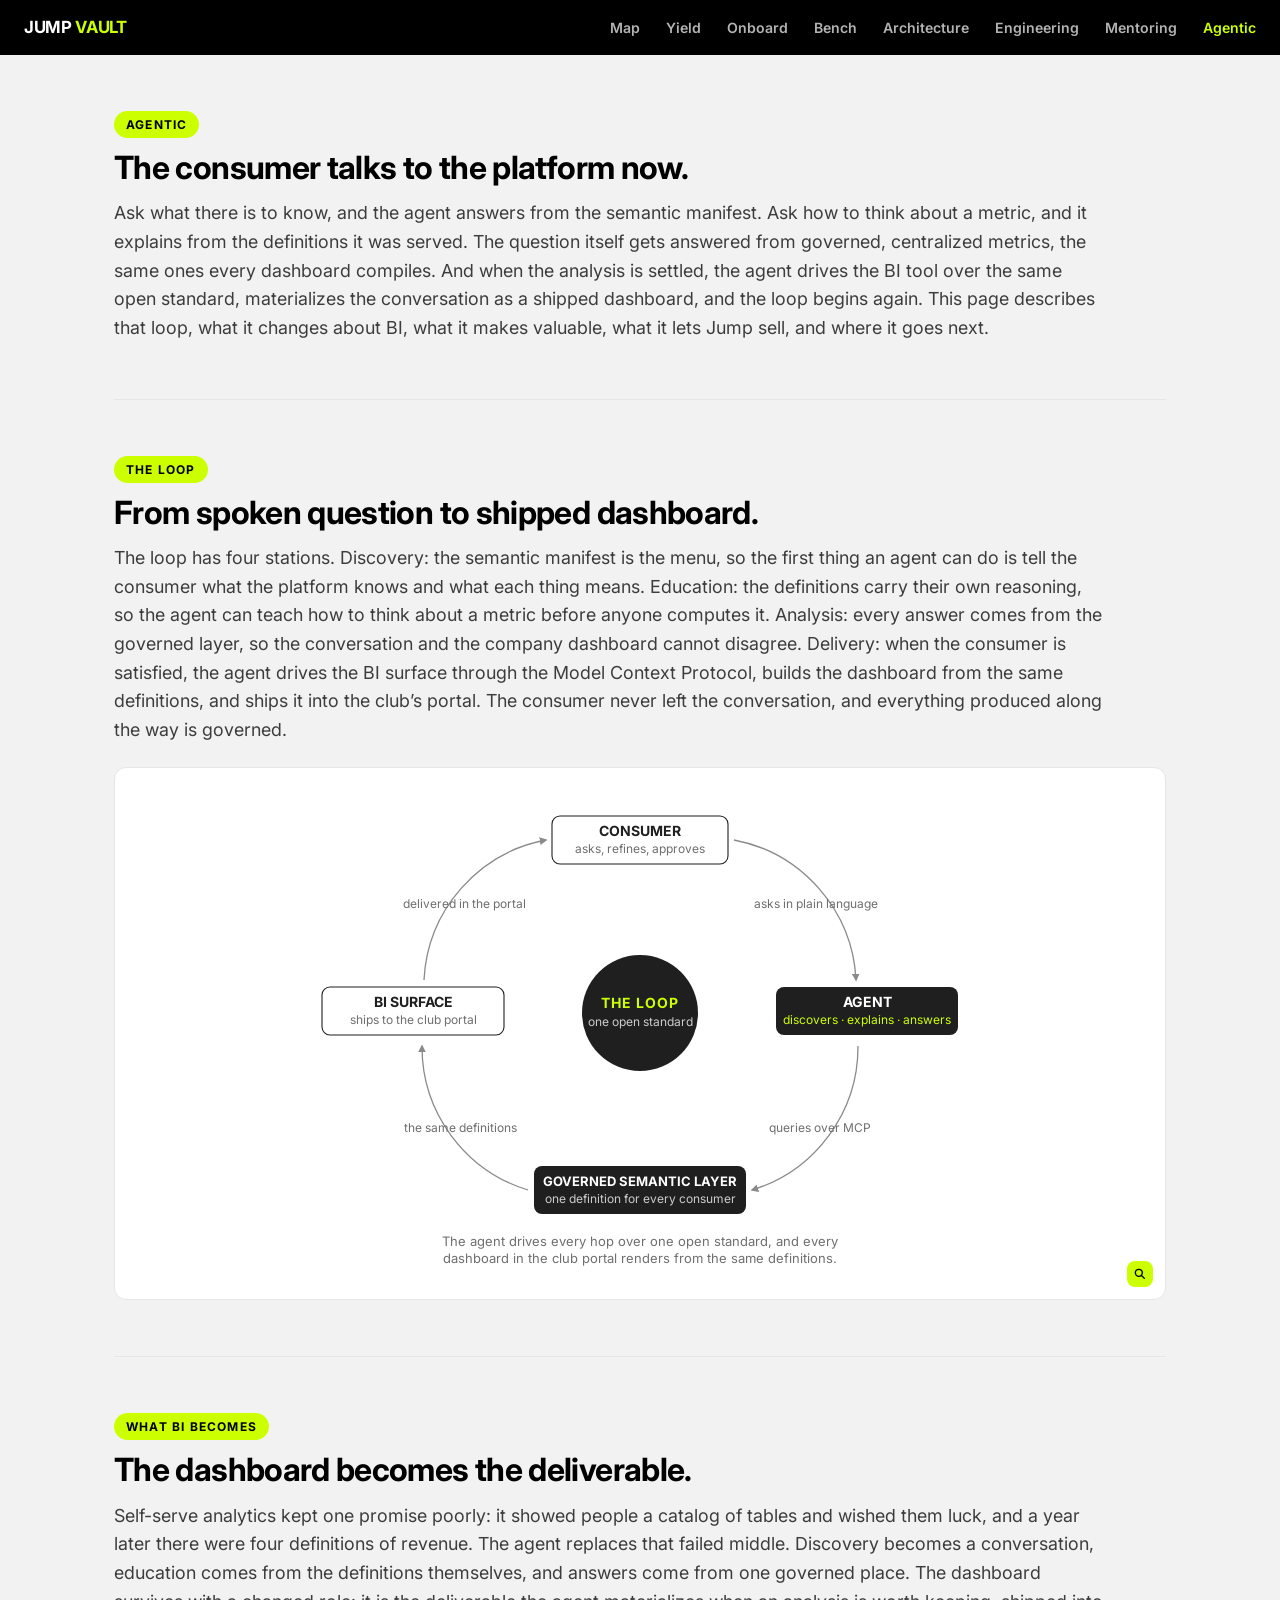
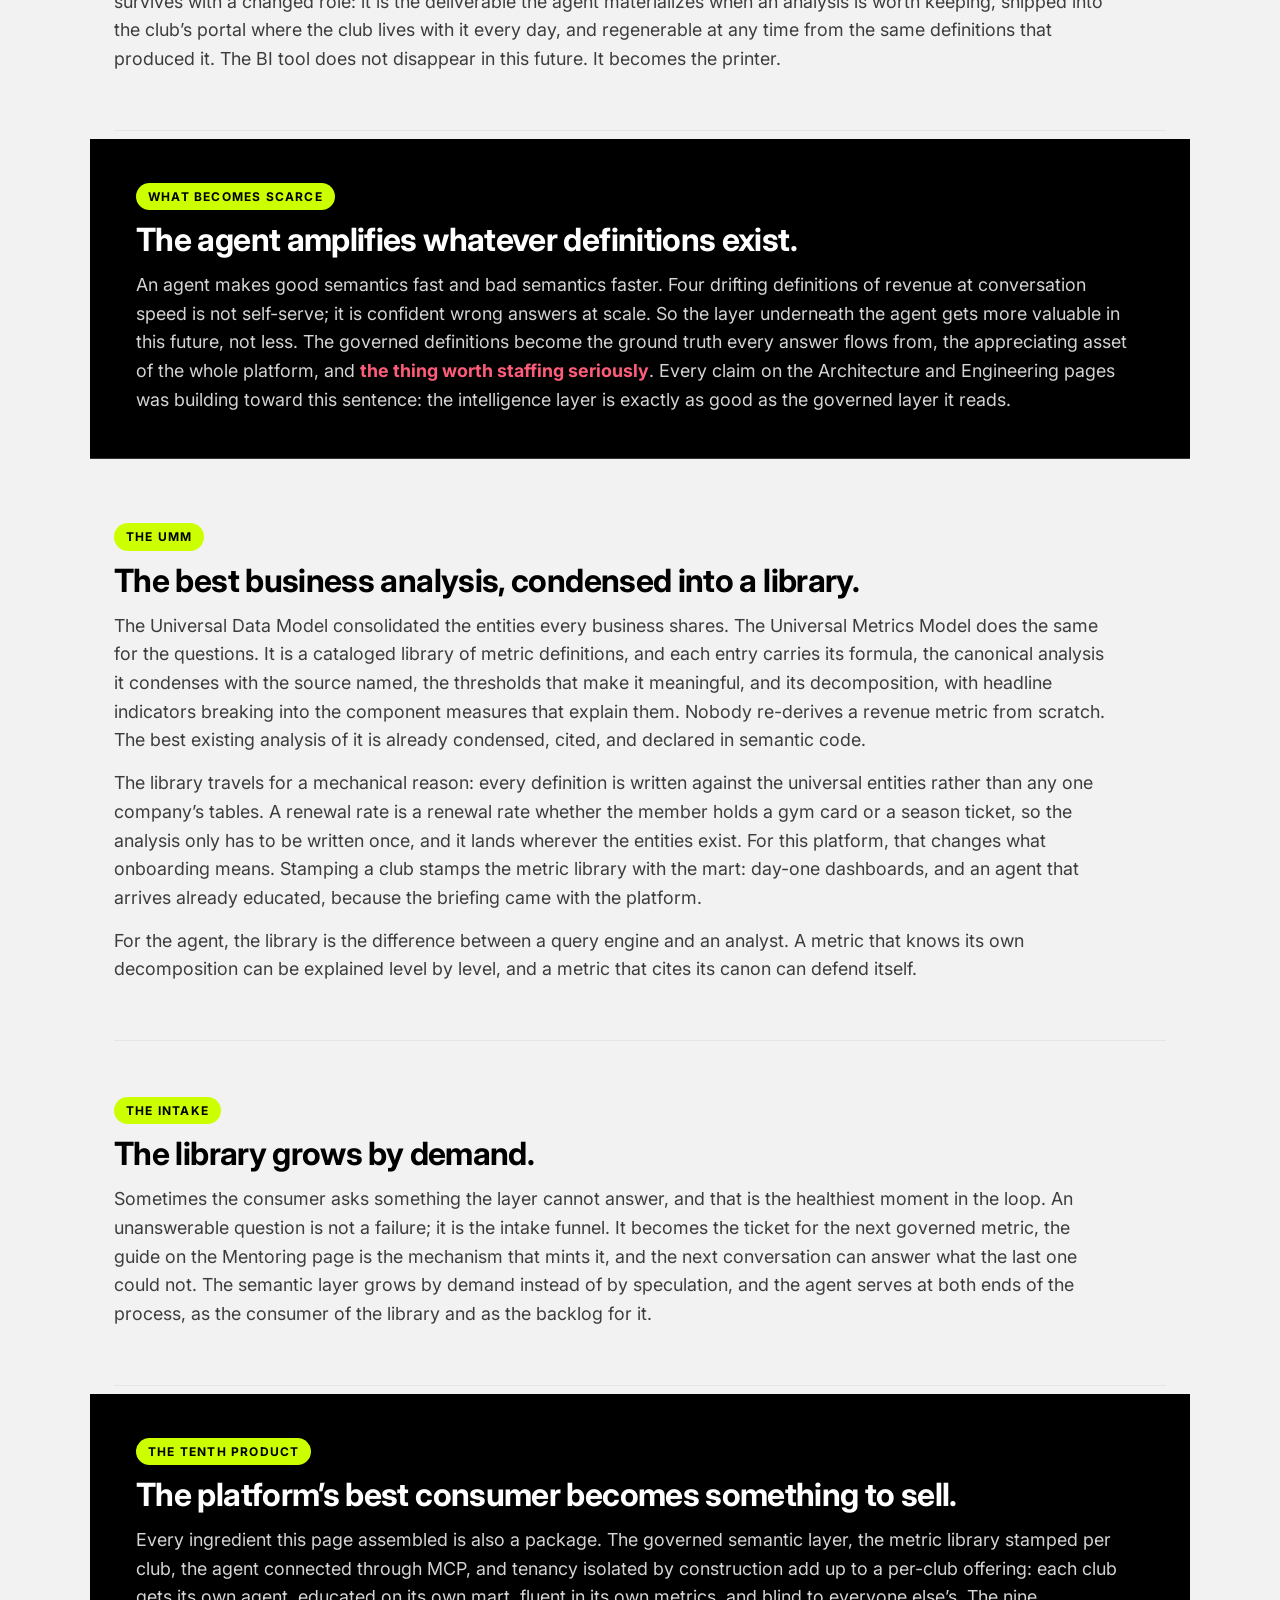
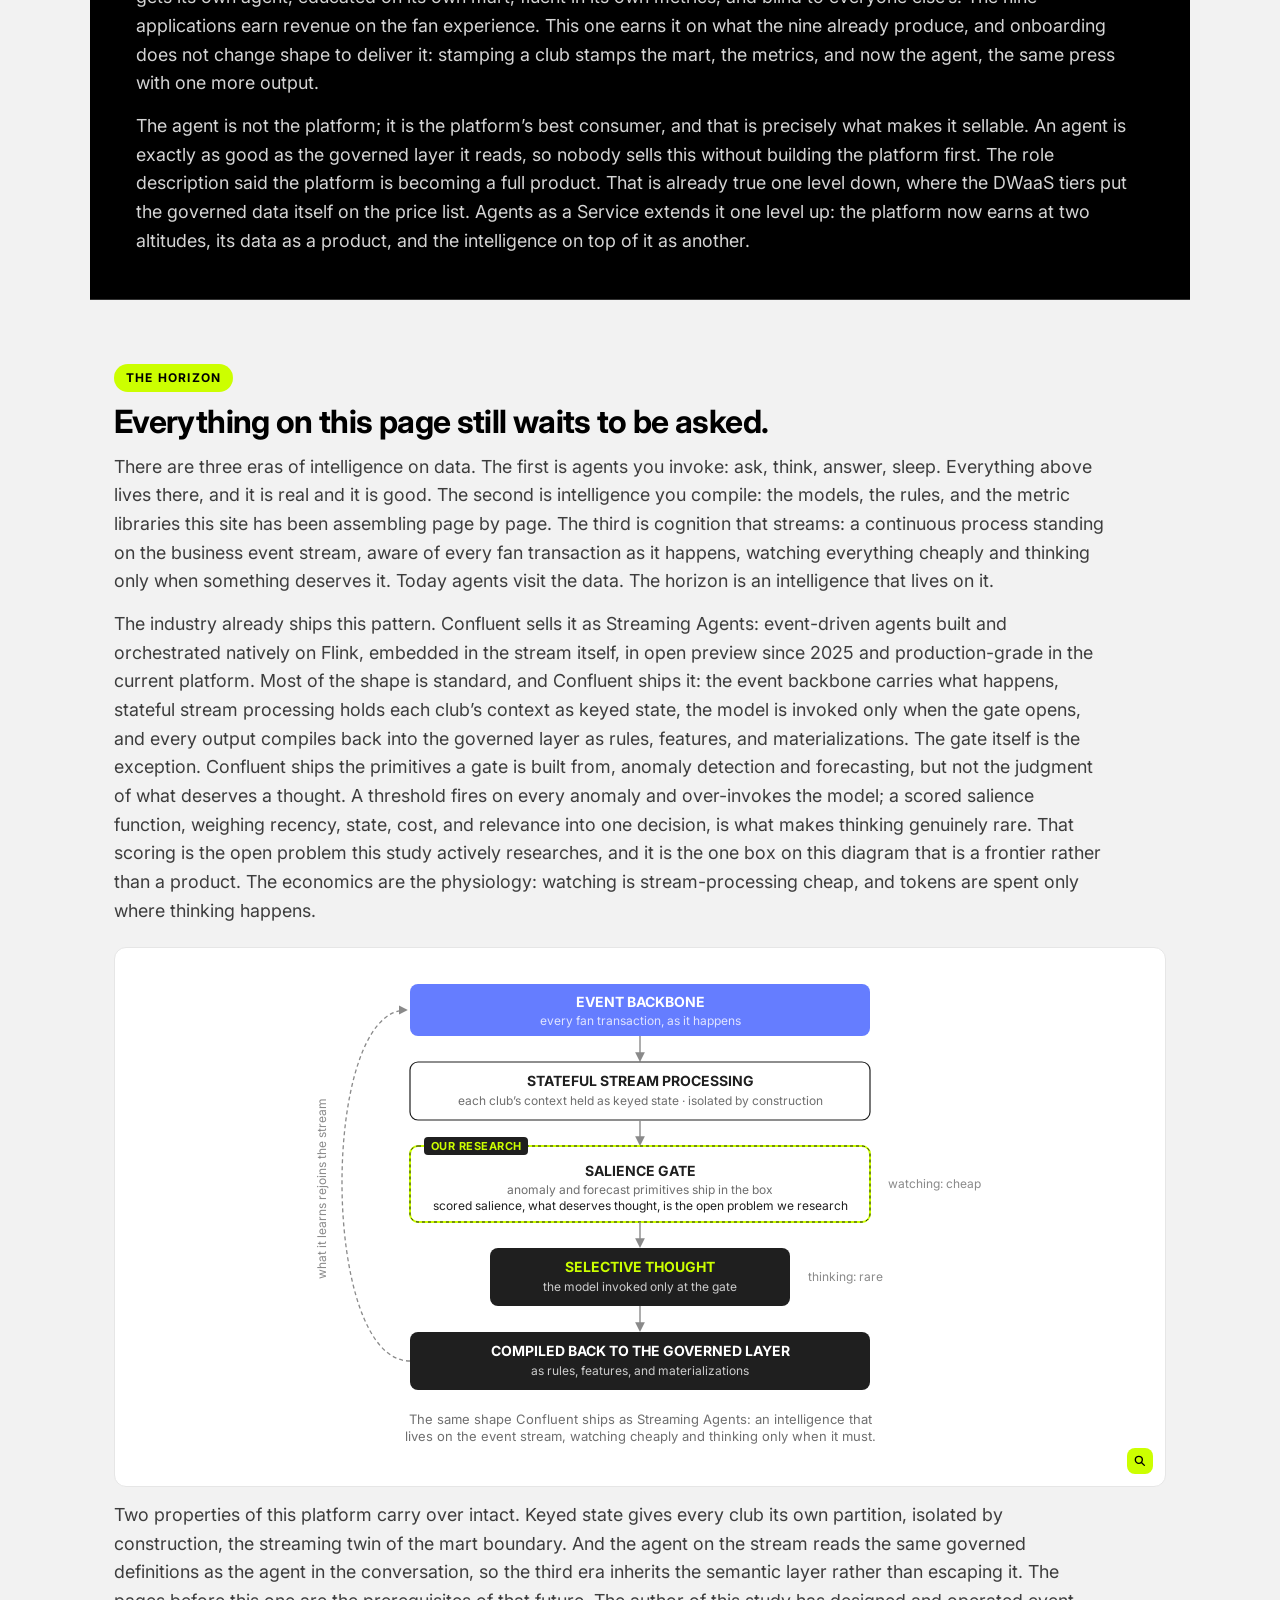
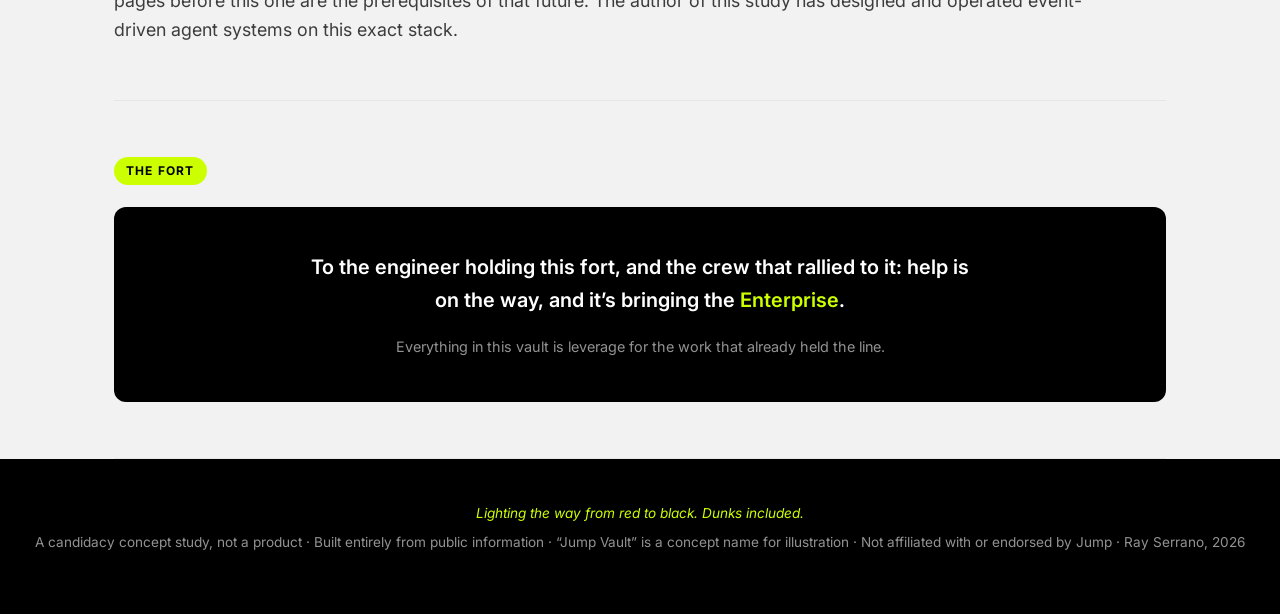
<file: agentic.html>
<!DOCTYPE html>
<html lang="en">
<head>
<meta charset="UTF-8">
<meta name="viewport" content="width=device-width, initial-scale=1.0">
<meta name="robots" content="noindex, nofollow">
<title>Jump Vault | Agentic</title>
<link rel="preconnect" href="https://fonts.googleapis.com">
<link href="https://fonts.googleapis.com/css2?family=Inter:wght@400;500;600;700&display=swap" rel="stylesheet">
<link rel="stylesheet" href="assets/vault.css?v=40">
</head>
<body>

<nav class="sitenav">
  <a href="index.html" class="nav-home">JUMP <span class="vault">VAULT</span></a>
  <div class="nav-links">
    <a href="map.html">Map</a>
    <a href="yield.html">Yield</a>
    <a href="onboard.html">Onboard</a>
    <a href="bench.html">Bench</a>
    <a href="architecture.html">Architecture</a>
    <a href="engineering.html">Engineering</a>
    <a href="mentoring.html">Mentoring</a>
    <a href="agentic.html" class="current">Agentic</a>
  </div>
</nav>

<div class="container page-body">

<section>
  <div class="kicker">Agentic</div>
  <h2>The consumer talks to the platform now.</h2>
  <p class="lede" style="margin-top:14px">Ask what there is to know, and the agent answers from the semantic manifest. Ask how to think about a metric, and it explains from the definitions it was served. The question itself gets answered from governed, centralized metrics, the same ones every dashboard compiles. And when the analysis is settled, the agent drives the BI tool over the same open standard, materializes the conversation as a shipped dashboard, and the loop begins again. This page describes that loop, what it changes about BI, what it makes valuable, what it lets Jump sell, and where it goes next.</p>
</section>

<section>
  <div class="kicker">The Loop</div>
  <h2>From spoken question to shipped dashboard.</h2>
  <p class="lede" style="margin-top:14px">The loop has four stations. Discovery: the semantic manifest is the menu, so the first thing an agent can do is tell the consumer what the platform knows and what each thing means. Education: the definitions carry their own reasoning, so the agent can teach how to think about a metric before anyone computes it. Analysis: every answer comes from the governed layer, so the conversation and the company dashboard cannot disagree. Delivery: when the consumer is satisfied, the agent drives the BI surface through the Model Context Protocol, builds the dashboard from the same definitions, and ships it into the club&rsquo;s portal. The consumer never left the conversation, and everything produced along the way is governed.</p>
<div class="diagram-wrap" data-zoom style="margin-top:22px">
  <svg viewBox="0 0 760 484" width="100%" style="max-width:760px" xmlns="http://www.w3.org/2000/svg" role="img" aria-label="The loop, clockwise: the consumer asks in plain language, the agent discovers, explains, and answers by querying the governed semantic layer over MCP, the same definitions build the dashboard, and the shipped dashboard lands in the club portal, durable and regenerable. In the center, the loop runs on one open standard.">
    <defs><marker id="lp" viewBox="0 0 10 10" refX="8" refY="5" markerWidth="6" markerHeight="6" orient="auto-start-reverse"><path d="M 0 0 L 10 5 L 0 10 z" fill="#8a8a8a"/></marker></defs>
    <circle cx="380" cy="225" r="58" fill="#1f1f1f"/>
    <text x="380" y="220" text-anchor="middle" font-family="Inter, Arial" font-size="14" font-weight="700" fill="#ccff00" letter-spacing="1">THE LOOP</text>
    <text x="380" y="238" text-anchor="middle" font-family="Inter, Arial" font-size="12" fill="#cccccc">one open standard</text>
    <rect x="292" y="28" width="176" height="48" rx="8" fill="#ffffff" stroke="#1f1f1f" stroke-width="1.1"/>
    <text x="380" y="48" text-anchor="middle" font-family="Inter, Arial" font-size="14" font-weight="700" fill="#1f1f1f">CONSUMER</text>
    <text x="380" y="65" text-anchor="middle" font-family="Inter, Arial" font-size="12" fill="#6f6f6f">asks, refines, approves</text>
    <rect x="516" y="199" width="182" height="48" rx="8" fill="#1f1f1f"/>
    <text x="607" y="219" text-anchor="middle" font-family="Inter, Arial" font-size="14" font-weight="700" fill="#ffffff">AGENT</text>
    <text x="607" y="236" text-anchor="middle" font-family="Inter, Arial" font-size="12" fill="#ccff00">discovers &middot; explains &middot; answers</text>
    <rect x="274" y="378" width="212" height="48" rx="8" fill="#1f1f1f"/>
    <text x="380" y="398" text-anchor="middle" font-family="Inter, Arial" font-size="13" font-weight="700" fill="#ffffff">GOVERNED SEMANTIC LAYER</text>
    <text x="380" y="415" text-anchor="middle" font-family="Inter, Arial" font-size="12" fill="#cccccc">one definition for every consumer</text>
    <rect x="62" y="199" width="182" height="48" rx="8" fill="#ffffff" stroke="#1f1f1f" stroke-width="1.1"/>
    <text x="153" y="219" text-anchor="middle" font-family="Inter, Arial" font-size="14" font-weight="700" fill="#1f1f1f">BI SURFACE</text>
    <text x="153" y="236" text-anchor="middle" font-family="Inter, Arial" font-size="12" fill="#6f6f6f">ships to the club portal</text>
    <path d="M 474 52 A 150 150 0 0 1 596 192" fill="none" stroke="#8a8a8a" stroke-width="1.3" marker-end="url(#lp)"/>
    <text x="556" y="120" text-anchor="middle" font-family="Inter, Arial" font-size="12" fill="#6f6f6f">asks in plain language</text>
    <path d="M 598 258 A 150 150 0 0 1 492 402" fill="none" stroke="#8a8a8a" stroke-width="1.3" marker-end="url(#lp)"/>
    <text x="560" y="344" text-anchor="middle" font-family="Inter, Arial" font-size="12" fill="#6f6f6f">queries over MCP</text>
    <path d="M 268 402 A 150 150 0 0 1 162 258" fill="none" stroke="#8a8a8a" stroke-width="1.3" marker-end="url(#lp)"/>
    <text x="200" y="344" text-anchor="middle" font-family="Inter, Arial" font-size="12" fill="#6f6f6f">the same definitions</text>
    <path d="M 164 192 A 150 150 0 0 1 286 52" fill="none" stroke="#8a8a8a" stroke-width="1.3" marker-end="url(#lp)"/>
    <text x="204" y="120" text-anchor="middle" font-family="Inter, Arial" font-size="12" fill="#6f6f6f">delivered in the portal</text>
    <text x="380" y="458" text-anchor="middle" font-family="Inter, Arial" font-size="13" fill="#6f6f6f">The agent drives every hop over one open standard, and every</text>
    <text x="380" y="475" text-anchor="middle" font-family="Inter, Arial" font-size="13" fill="#6f6f6f">dashboard in the club portal renders from the same definitions.</text>
  </svg>
</div>
</section>

<section>
  <div class="kicker">What BI Becomes</div>
  <h2>The dashboard becomes the deliverable.</h2>
  <p class="lede" style="margin-top:14px">Self-serve analytics kept one promise poorly: it showed people a catalog of tables and wished them luck, and a year later there were four definitions of revenue. The agent replaces that failed middle. Discovery becomes a conversation, education comes from the definitions themselves, and answers come from one governed place. The dashboard survives with a changed role: it is the deliverable the agent materializes when an analysis is worth keeping, shipped into the club&rsquo;s portal where the club lives with it every day, and regenerable at any time from the same definitions that produced it. The BI tool does not disappear in this future. It becomes the printer.</p>
</section>

<section class="dark">
  <div class="kicker">What Becomes Scarce</div>
  <h2>The agent amplifies whatever definitions exist.</h2>
  <p class="lede" style="margin-top:14px">An agent makes good semantics fast and bad semantics faster. Four drifting definitions of revenue at conversation speed is not self-serve; it is confident wrong answers at scale. So the layer underneath the agent gets more valuable in this future, not less. The governed definitions become the ground truth every answer flows from, the appreciating asset of the whole platform, and <span class="crimson-emph">the thing worth staffing seriously</span>. Every claim on the Architecture and Engineering pages was building toward this sentence: the intelligence layer is exactly as good as the governed layer it reads.</p>
</section>

<section>
  <div class="kicker">The UMM</div>
  <h2>The best business analysis, condensed into a library.</h2>
  <p class="lede" style="margin-top:14px">The Universal Data Model consolidated the entities every business shares. The Universal Metrics Model does the same for the questions. It is a cataloged library of metric definitions, and each entry carries its formula, the canonical analysis it condenses with the source named, the thresholds that make it meaningful, and its decomposition, with headline indicators breaking into the component measures that explain them. Nobody re-derives a revenue metric from scratch. The best existing analysis of it is already condensed, cited, and declared in semantic code.</p>
  <p class="lede" style="margin-top:14px">The library travels for a mechanical reason: every definition is written against the universal entities rather than any one company&rsquo;s tables. A renewal rate is a renewal rate whether the member holds a gym card or a season ticket, so the analysis only has to be written once, and it lands wherever the entities exist. For this platform, that changes what onboarding means. Stamping a club stamps the metric library with the mart: day-one dashboards, and an agent that arrives already educated, because the briefing came with the platform.</p>
  <p class="lede" style="margin-top:14px">For the agent, the library is the difference between a query engine and an analyst. A metric that knows its own decomposition can be explained level by level, and a metric that cites its canon can defend itself.</p>
</section>

<section>
  <div class="kicker">The Intake</div>
  <h2>The library grows by demand.</h2>
  <p class="lede" style="margin-top:14px">Sometimes the consumer asks something the layer cannot answer, and that is the healthiest moment in the loop. An unanswerable question is not a failure; it is the intake funnel. It becomes the ticket for the next governed metric, the guide on the Mentoring page is the mechanism that mints it, and the next conversation can answer what the last one could not. The semantic layer grows by demand instead of by speculation, and the agent serves at both ends of the process, as the consumer of the library and as the backlog for it.</p>
</section>

<section class="dark">
  <div class="kicker">The Tenth Product</div>
  <h2>The platform&rsquo;s best consumer becomes something to sell.</h2>
  <p class="lede" style="margin-top:14px">Every ingredient this page assembled is also a package. The governed semantic layer, the metric library stamped per club, the agent connected through MCP, and tenancy isolated by construction add up to a per-club offering: each club gets its own agent, educated on its own mart, fluent in its own metrics, and blind to everyone else&rsquo;s. The nine applications earn revenue on the fan experience. This one earns it on what the nine already produce, and onboarding does not change shape to deliver it: stamping a club stamps the mart, the metrics, and now the agent, the same press with one more output.</p>
  <p class="lede" style="margin-top:14px">The agent is not the platform; it is the platform&rsquo;s best consumer, and that is precisely what makes it sellable. An agent is exactly as good as the governed layer it reads, so nobody sells this without building the platform first. The role description said the platform is becoming a full product. That is already true one level down, where the DWaaS tiers put the governed data itself on the price list. Agents as a Service extends it one level up: the platform now earns at two altitudes, its data as a product, and the intelligence on top of it as another.</p>
</section>

<section>
  <div class="kicker">The Horizon</div>
  <h2>Everything on this page still waits to be asked.</h2>
  <p class="lede" style="margin-top:14px">There are three eras of intelligence on data. The first is agents you invoke: ask, think, answer, sleep. Everything above lives there, and it is real and it is good. The second is intelligence you compile: the models, the rules, and the metric libraries this site has been assembling page by page. The third is cognition that streams: a continuous process standing on the business event stream, aware of every fan transaction as it happens, watching everything cheaply and thinking only when something deserves it. Today agents visit the data. The horizon is an intelligence that lives on it.</p>
  <p class="lede" style="margin-top:14px">The industry already ships this pattern. Confluent sells it as Streaming Agents: event-driven agents built and orchestrated natively on Flink, embedded in the stream itself, in open preview since 2025 and production-grade in the current platform. Most of the shape is standard, and Confluent ships it: the event backbone carries what happens, stateful stream processing holds each club&rsquo;s context as keyed state, the model is invoked only when the gate opens, and every output compiles back into the governed layer as rules, features, and materializations. The gate itself is the exception. Confluent ships the primitives a gate is built from, anomaly detection and forecasting, but not the judgment of what deserves a thought. A threshold fires on every anomaly and over-invokes the model; a scored salience function, weighing recency, state, cost, and relevance into one decision, is what makes thinking genuinely rare. That scoring is the open problem this study actively researches, and it is the one box on this diagram that is a frontier rather than a product. The economics are the physiology: watching is stream-processing cheap, and tokens are spent only where thinking happens.</p>
<div class="diagram-wrap" data-zoom style="margin-top:22px">
  <svg viewBox="0 0 760 490" width="100%" style="max-width:760px" xmlns="http://www.w3.org/2000/svg" role="img" aria-label="The horizon architecture, top to bottom: an event backbone carries every fan transaction; stateful stream processing holds each club's context as keyed state; a salience gate decides what deserves thought, and scoring that salience is the study&rsquo;s own research problem rather than a shipped Confluent primitive; the language model is invoked only at that gate; and outputs compile back into the governed layer as rules, features, and materializations. Watching is cheap, thinking is rare.">
    <defs><marker id="hz" viewBox="0 0 10 10" refX="8" refY="5" markerWidth="7" markerHeight="7" orient="auto-start-reverse"><path d="M 0 0 L 10 5 L 0 10 z" fill="#8a8a8a"/></marker></defs>

    <!-- 1: event backbone (reserved streaming color) -->
    <rect x="150" y="16" width="460" height="52" rx="8" fill="#657dff"/>
    <text x="380" y="39" text-anchor="middle" font-family="Inter, Arial" font-size="14" font-weight="700" fill="#ffffff">EVENT BACKBONE</text>
    <text x="380" y="57" text-anchor="middle" font-family="Inter, Arial" font-size="12" fill="#dfe4ff">every fan transaction, as it happens</text>
    <line x1="380" y1="68" x2="380" y2="92" stroke="#8a8a8a" stroke-width="1.4" marker-end="url(#hz)"/>

    <!-- 2: stateful stream processing -->
    <rect x="150" y="94" width="460" height="58" rx="8" fill="#ffffff" stroke="#1f1f1f" stroke-width="1.2"/>
    <text x="380" y="118" text-anchor="middle" font-family="Inter, Arial" font-size="14" font-weight="700" fill="#1f1f1f">STATEFUL STREAM PROCESSING</text>
    <text x="380" y="137" text-anchor="middle" font-family="Inter, Arial" font-size="12" fill="#6f6f6f">each club&rsquo;s context held as keyed state &middot; isolated by construction</text>
    <line x1="380" y1="152" x2="380" y2="176" stroke="#8a8a8a" stroke-width="1.4" marker-end="url(#hz)"/>

    <!-- 3: salience gate - OUR RESEARCH (lime dashed frame) -->
    <rect x="150" y="178" width="460" height="76" rx="8" fill="#ffffff" stroke="#ccff00" stroke-width="2"/>
    <rect x="150" y="178" width="460" height="76" rx="8" fill="none" stroke="#1f1f1f" stroke-width="1" stroke-dasharray="3 3"/>
    <rect x="164" y="169" width="104" height="18" rx="4" fill="#1f1f1f"/>
    <text x="216" y="182" text-anchor="middle" font-family="Inter, Arial" font-size="11" font-weight="700" fill="#ccff00" letter-spacing="0.5">OUR RESEARCH</text>
    <text x="380" y="208" text-anchor="middle" font-family="Inter, Arial" font-size="14" font-weight="700" fill="#1f1f1f">SALIENCE GATE</text>
    <text x="380" y="226" text-anchor="middle" font-family="Inter, Arial" font-size="12" fill="#6f6f6f">anomaly and forecast primitives ship in the box</text>
    <text x="380" y="242" text-anchor="middle" font-family="Inter, Arial" font-size="12" fill="#1f1f1f">scored salience, what deserves thought, is the open problem we research</text>
    <line x1="380" y1="254" x2="380" y2="278" stroke="#8a8a8a" stroke-width="1.4" marker-end="url(#hz)"/>
    <text x="628" y="220" font-family="Inter, Arial" font-size="12" fill="#8a8a8a">watching: cheap</text>

    <!-- 4: selective thought -->
    <rect x="230" y="280" width="300" height="58" rx="8" fill="#1f1f1f"/>
    <text x="380" y="304" text-anchor="middle" font-family="Inter, Arial" font-size="14" font-weight="700" fill="#ccff00">SELECTIVE THOUGHT</text>
    <text x="380" y="323" text-anchor="middle" font-family="Inter, Arial" font-size="12" fill="#cccccc">the model invoked only at the gate</text>
    <line x1="380" y1="338" x2="380" y2="362" stroke="#8a8a8a" stroke-width="1.4" marker-end="url(#hz)"/>
    <text x="548" y="313" font-family="Inter, Arial" font-size="12" fill="#8a8a8a">thinking: rare</text>

    <!-- 5: compiled outputs, back to the governed layer -->
    <rect x="150" y="364" width="460" height="58" rx="8" fill="#1f1f1f"/>
    <text x="380" y="388" text-anchor="middle" font-family="Inter, Arial" font-size="14" font-weight="700" fill="#ffffff">COMPILED BACK TO THE GOVERNED LAYER</text>
    <text x="380" y="407" text-anchor="middle" font-family="Inter, Arial" font-size="12" fill="#cccccc">as rules, features, and materializations</text>

    <!-- return path: outputs feed the backbone again -->
    <path d="M 150 393 C 60 393 60 42 146 42" fill="none" stroke="#8a8a8a" stroke-width="1.3" stroke-dasharray="4 3" marker-end="url(#hz)"/>
    <text x="66" y="220" text-anchor="middle" font-family="Inter, Arial" font-size="12" fill="#8a8a8a" transform="rotate(-90 66 220)">what it learns rejoins the stream</text>

    <text x="380" y="456" text-anchor="middle" font-family="Inter, Arial" font-size="13" fill="#6f6f6f">The same shape Confluent ships as Streaming Agents: an intelligence that</text>
    <text x="380" y="473" text-anchor="middle" font-family="Inter, Arial" font-size="13" fill="#6f6f6f">lives on the event stream, watching cheaply and thinking only when it must.</text>
  </svg>
</div>
  <p class="lede" style="margin-top:14px">Two properties of this platform carry over intact. Keyed state gives every club its own partition, isolated by construction, the streaming twin of the mart boundary. And the agent on the stream reads the same governed definitions as the agent in the conversation, so the third era inherits the semantic layer rather than escaping it. The pages before this one are the prerequisites of that future. The author of this study has designed and operated event-driven agent systems on this exact stack.</p>
</section>

<section>
  <div class="kicker">The Fort</div>
  <div class="fort">
    <p class="dedication">To the engineer holding this fort, and the crew that rallied to it: help is on the way, and it&rsquo;s bringing the <span>Enterprise</span>.</p>
    <p class="lock">Everything in this vault is leverage for the work that already held the line.</p>
  </div>
</section>

</div>

<footer>
  <div class="tagline">Lighting the way from red to black. Dunks included.</div>
  <div>A candidacy concept study, not a product &middot; Built entirely from public information &middot; &ldquo;Jump Vault&rdquo; is a concept name for illustration &middot; Not affiliated with or endorsed by Jump &middot; Ray Serrano, 2026</div>
</footer>

<script src="assets/lightbox.js?v=1"></script>
</body>
</html>
</file>
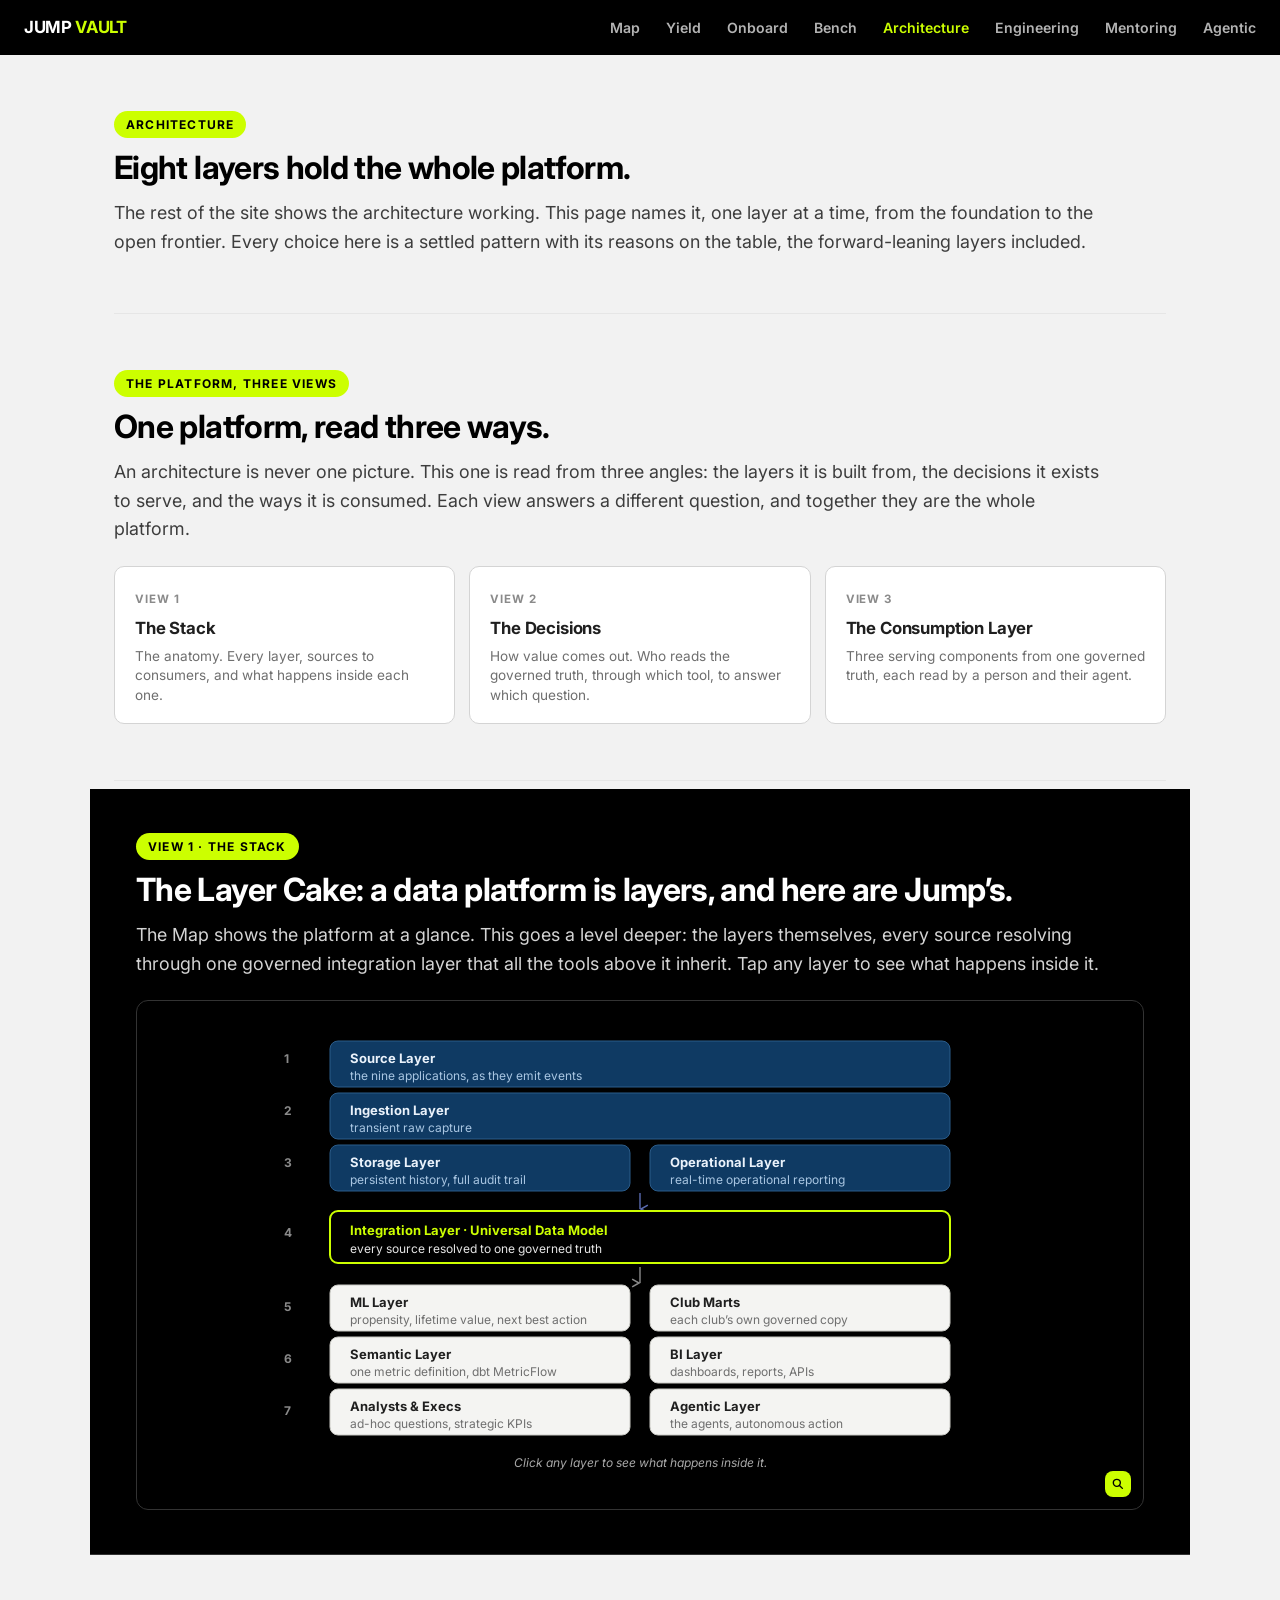
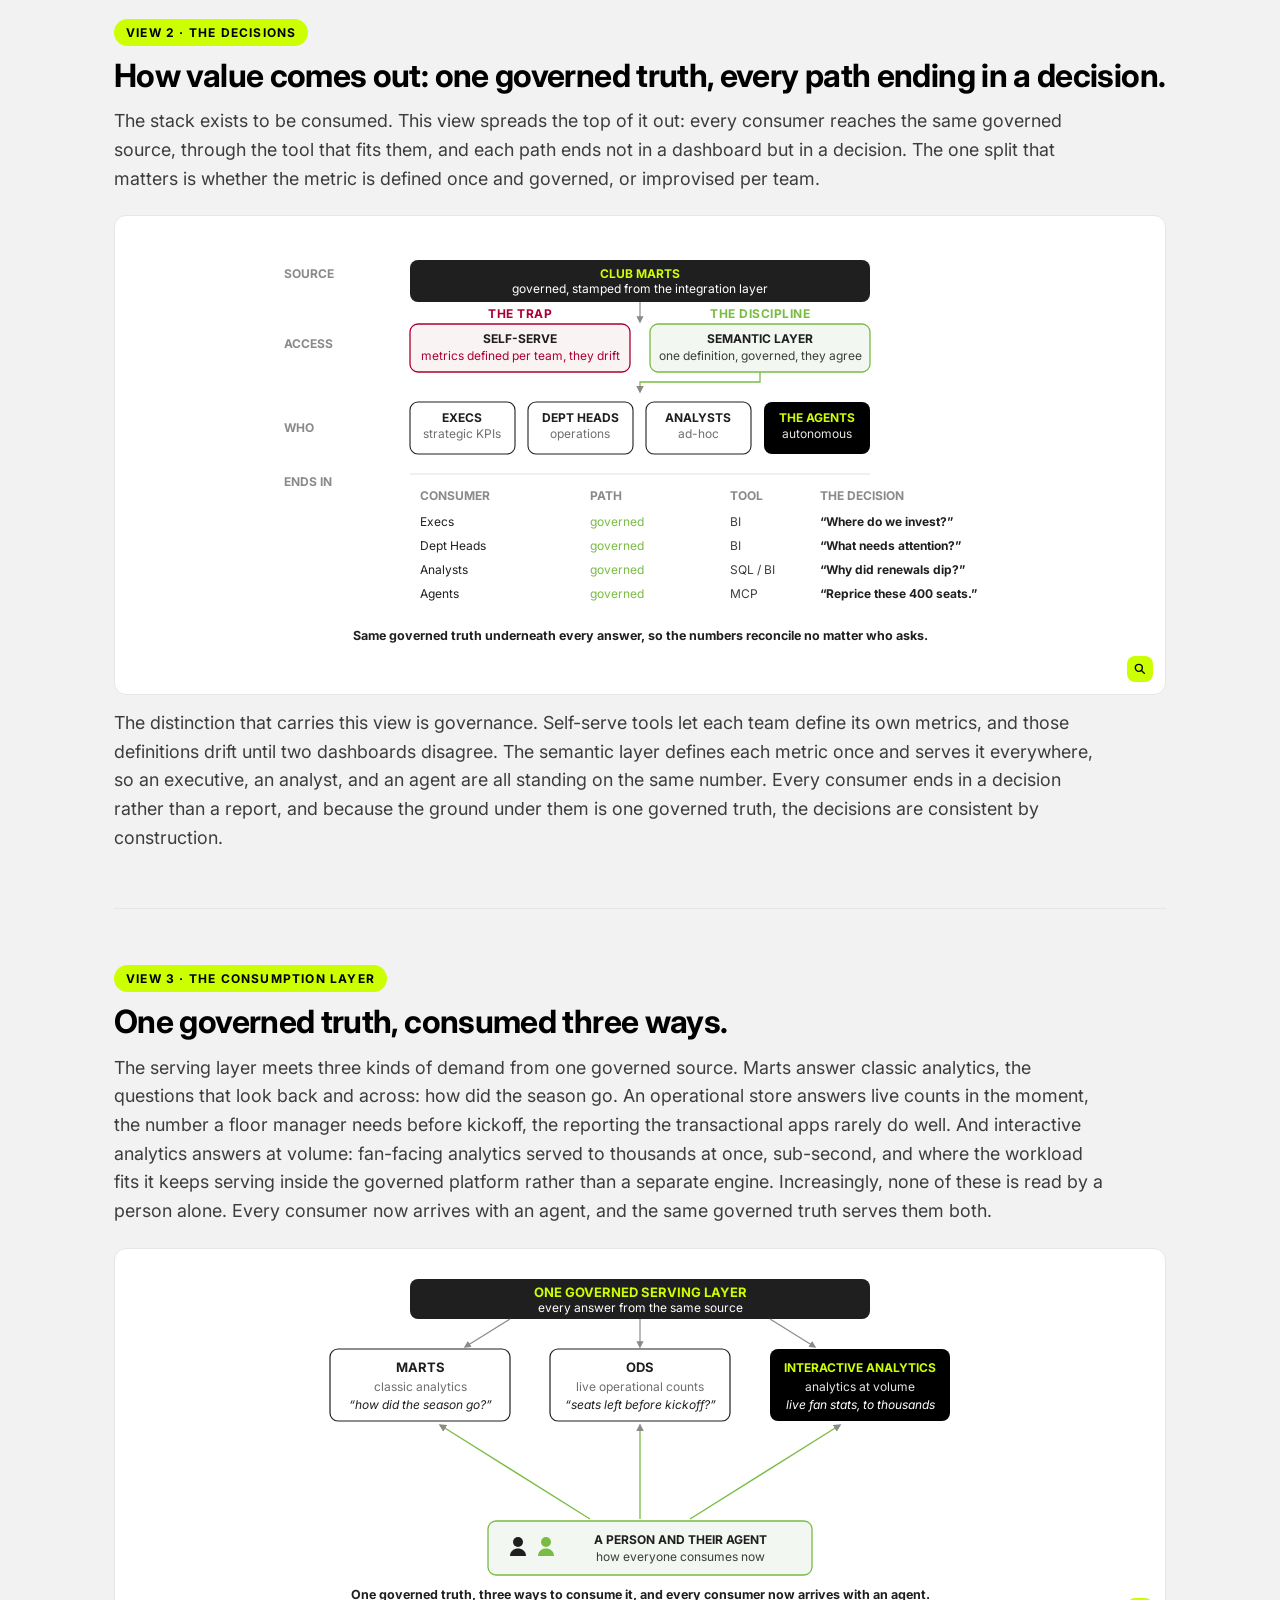
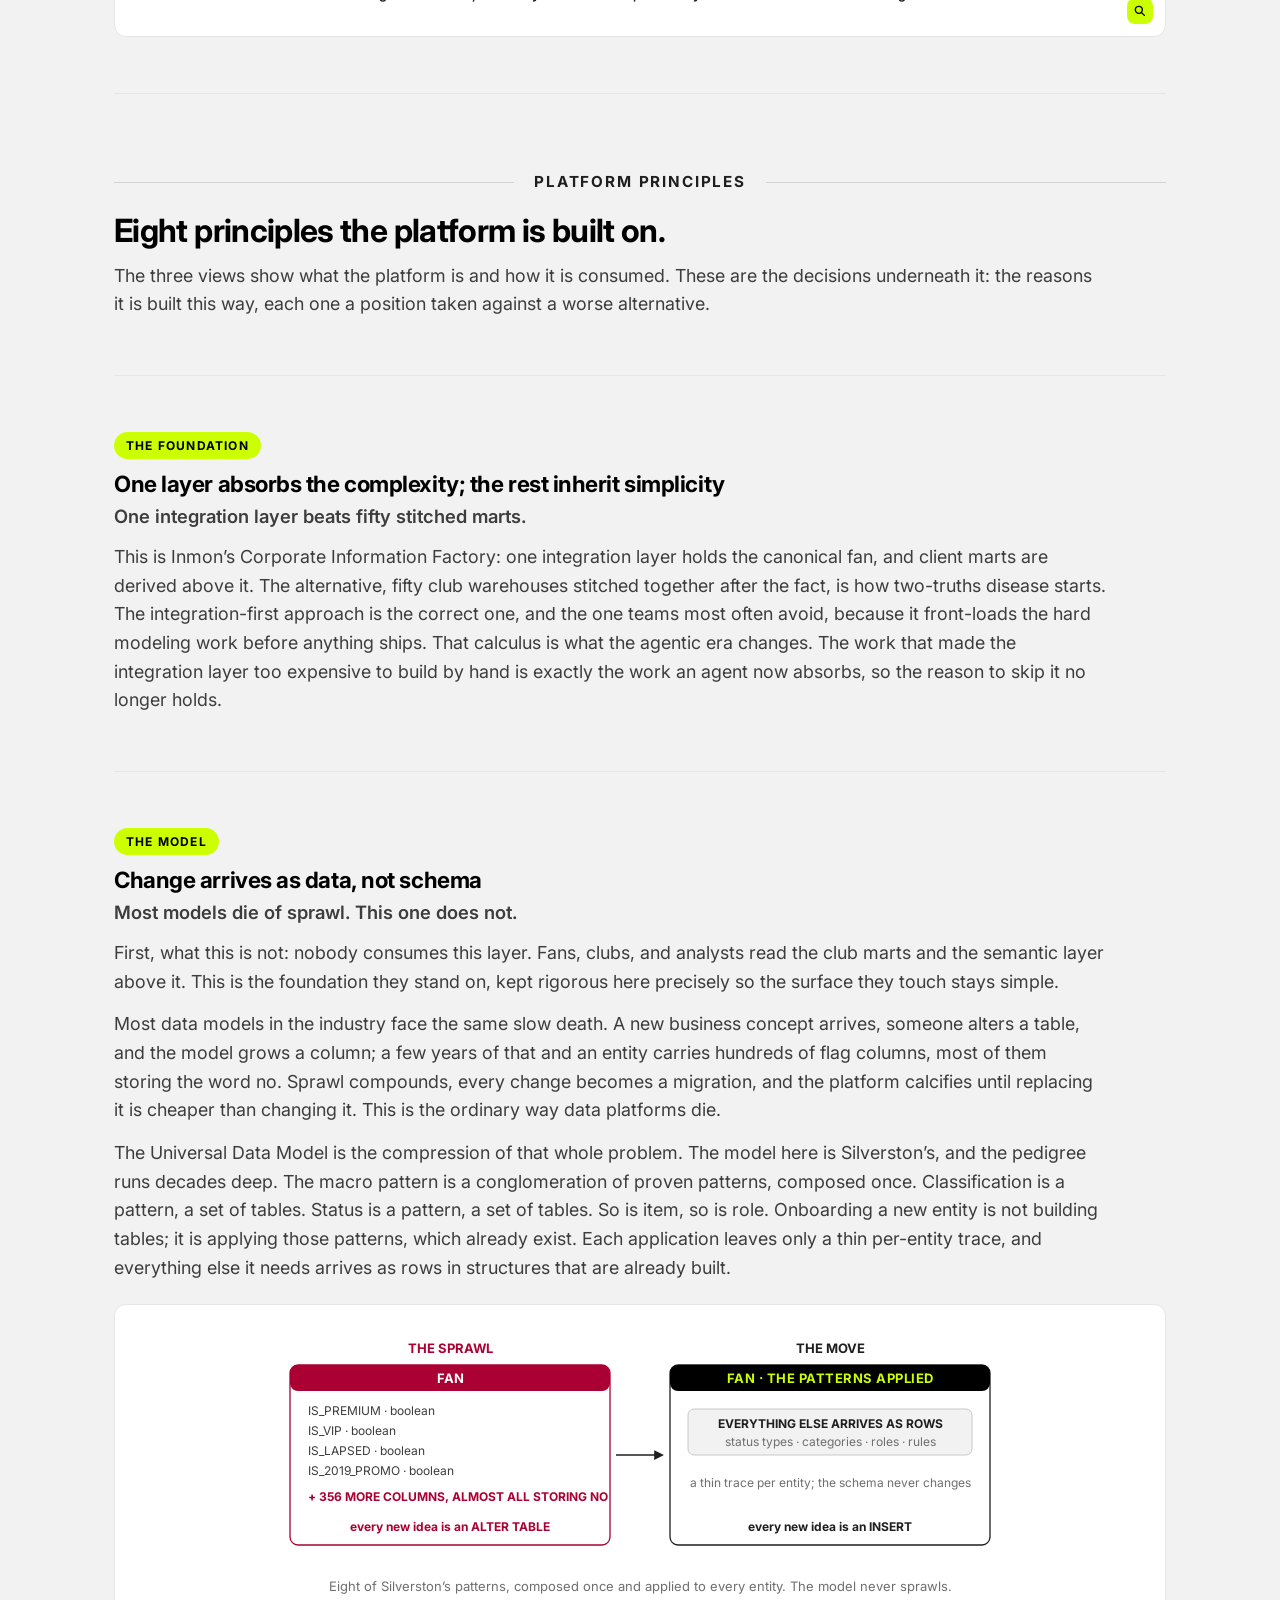
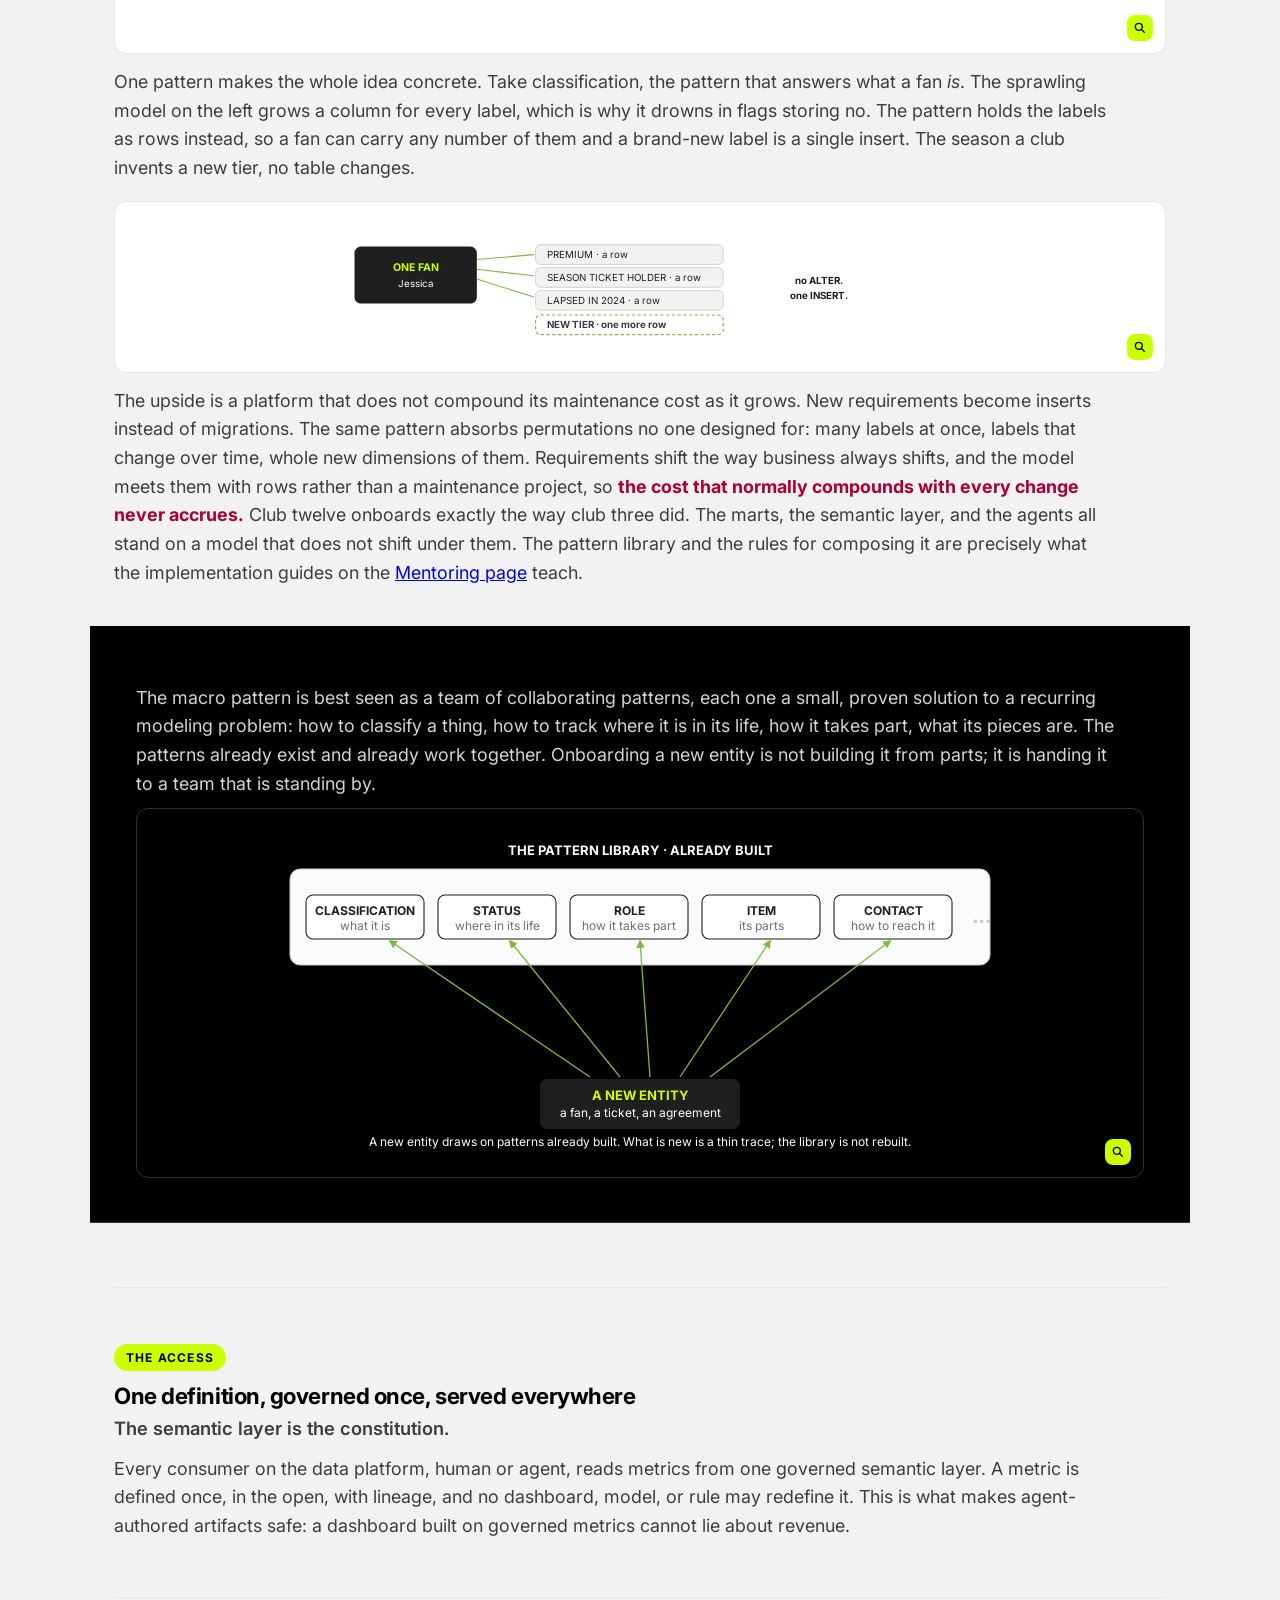
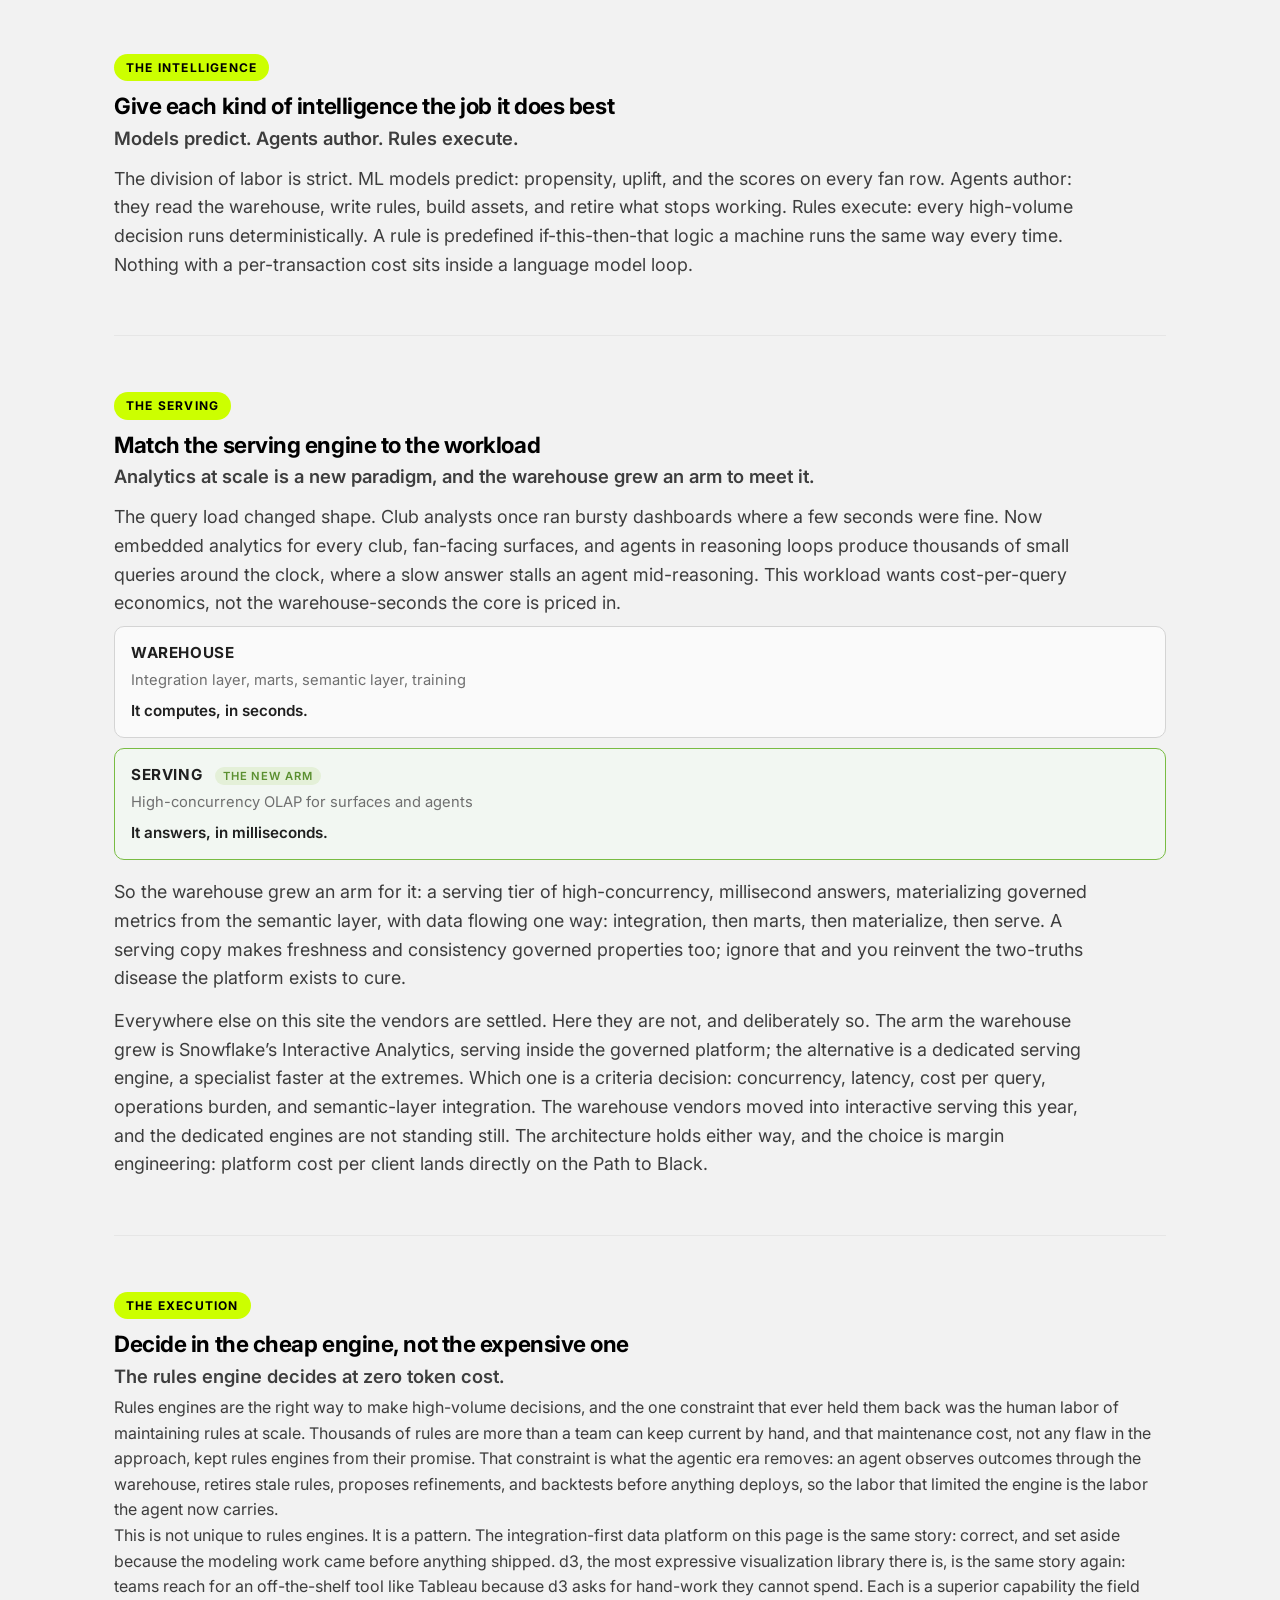
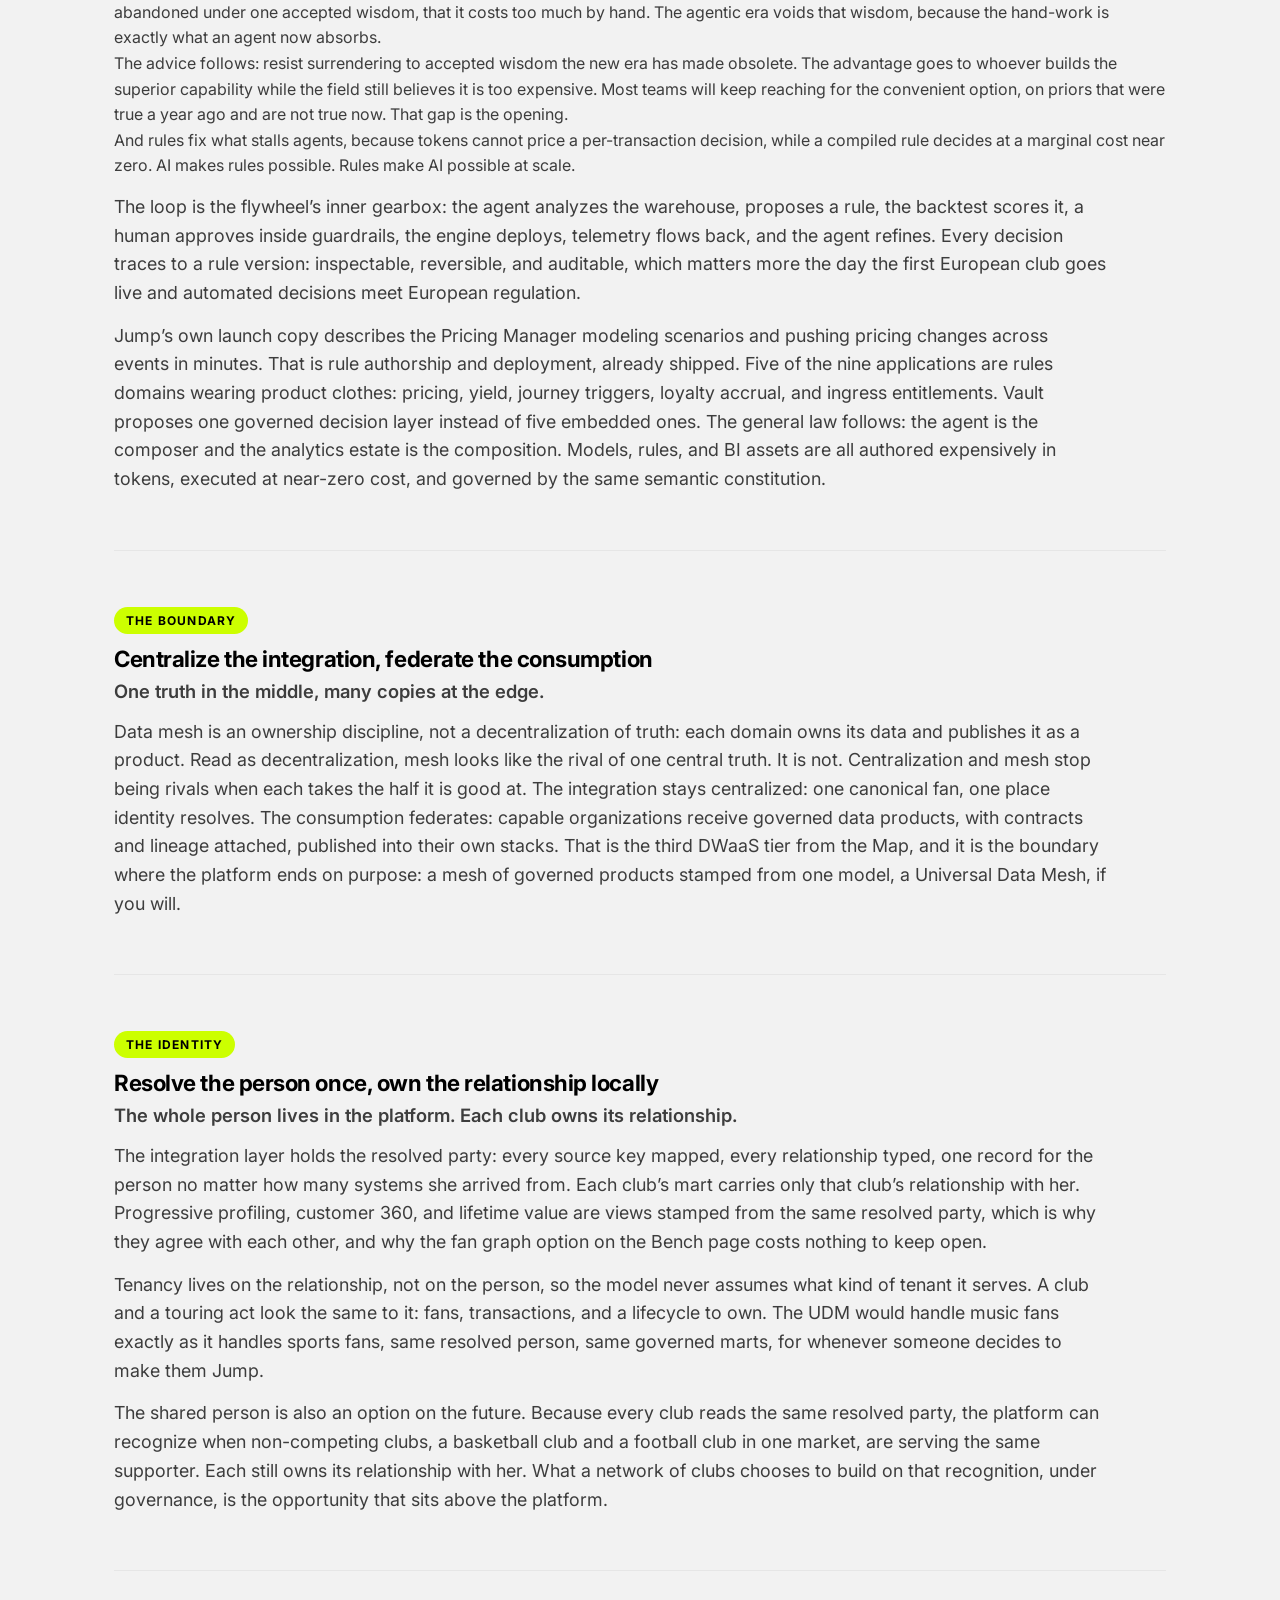
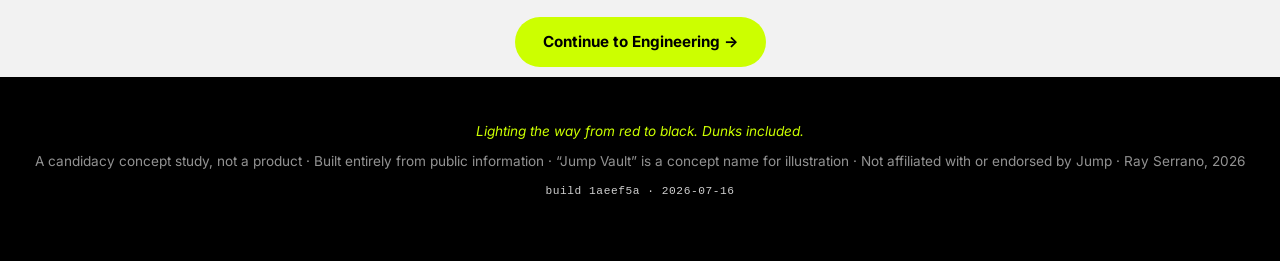
<file: architecture.html>
<!DOCTYPE html>
<html lang="en">
<head>
<meta charset="UTF-8">
<meta name="viewport" content="width=device-width, initial-scale=1.0">
<meta name="robots" content="noindex, nofollow">
<title>Jump Vault | Architecture</title>
<link rel="preconnect" href="https://fonts.googleapis.com">
<link href="https://fonts.googleapis.com/css2?family=Inter:wght@400;500;600;700&display=swap" rel="stylesheet">
<link rel="stylesheet" href="assets/vault.css?v=40">
</head>
<body>

<nav class="sitenav">
 <a href="index.html" class="nav-home">JUMP <span class="vault">VAULT</span></a>
 <div class="nav-links">
 <a href="map.html">Map</a>
 <a href="yield.html">Yield</a>
 <a href="onboard.html">Onboard</a>
 <a href="bench.html">Bench</a>
 <a href="architecture.html" class="current">Architecture</a>
 <a href="engineering.html">Engineering</a>
 <a href="mentoring.html">Mentoring</a>
 <a href="agentic.html">Agentic</a>
 </div>
</nav>

<div class="container page-body">

<section>
 <div class="kicker">Architecture</div>
 <h2>Eight layers hold the whole platform.</h2>
 <p class="lede" style="margin-top:14px">The rest of the site shows the architecture working. This page names it, one layer at a time, from the foundation to the open frontier. Every choice here is a settled pattern with its reasons on the table, the forward-leaning layers included.</p>
</section>

<section>
 <div class="kicker">The Platform, Three Views</div>
 <h2>One platform, read three ways.</h2>
 <p class="lede" style="margin-top:14px">An architecture is never one picture. This one is read from three angles: the layers it is built from, the decisions it exists to serve, and the ways it is consumed. Each view answers a different question, and together they are the whole platform.</p>
 <div class="views-strip">
 <div class="view-card"><span class="vn">View 1</span><b>The Stack</b><small>The anatomy. Every layer, sources to consumers, and what happens inside each one.</small></div>
 <div class="view-card"><span class="vn">View 2</span><b>The Decisions</b><small>How value comes out. Who reads the governed truth, through which tool, to answer which question.</small></div>
 <div class="view-card"><span class="vn">View 3</span><b>The Consumption Layer</b><small>Three serving components from one governed truth, each read by a person and their agent.</small></div>
 </div>
</section>

<section id="layercake" class="dark">
 <div class="kicker">View 1 &middot; The Stack</div>
 <h2>The Layer Cake: a data platform is layers, and here are Jump&rsquo;s.</h2>
 <p class="lede" style="margin-top:14px">The Map shows the platform at a glance. This goes a level deeper: the layers themselves, every source resolving through one governed integration layer that all the tools above it inherit. Tap any layer to see what happens inside it.</p>

 <div class="diagram-wrap" data-zoom style="margin-top:22px">
 <svg viewBox="0 0 760 460" width="100%" style="max-width:760px" xmlns="http://www.w3.org/2000/svg" role="img" aria-label="The Layer Cake: eleven layers of the data platform in three zones. A blue foundation of source, ingestion, storage and operational layers; the lime Integration Layer waist where every source resolves to one governed truth; and a lighter zone above of models, marts, semantic layer, BI, analysts and agents.">
 <defs>
 <marker id="cd" viewBox="0 0 10 10" refX="5" refY="9" markerWidth="7" markerHeight="7" orient="auto"><path d="M 1 1 L 5 8 L 9 1" fill="none" stroke="#5a6bb0" stroke-width="1.6"/></marker>
 <marker id="cu" viewBox="0 0 10 10" refX="5" refY="1" markerWidth="7" markerHeight="7" orient="auto"><path d="M 1 9 L 5 2 L 9 9" fill="none" stroke="#8a8a8a" stroke-width="1.6"/></marker>
 </defs>
 <style>
 .cake-layer { cursor: pointer; }
 .cake-layer rect { transition: stroke 0.12s ease; }
 .cake-layer:hover rect { stroke: #ccff00; stroke-width: 2; }
 </style>

 <!-- FOUNDATION ZONE (blue) -->
 <text x="24" y="42" font-family="Inter, Arial" font-size="12" font-weight="700" fill="#8a8a8a">1</text>
 <g class="cake-layer" data-k="source"><rect x="70" y="20" width="620" height="46" rx="8" fill="#0f3a63" stroke="#2b5c8a" stroke-width="1"/><text x="90" y="42" font-family="Inter, Arial" font-size="13" font-weight="700" fill="#eaf2fb">Source Layer</text><text x="90" y="59" font-family="Inter, Arial" font-size="12" fill="#a9c6e2">the nine applications, as they emit events</text></g>

 <text x="24" y="94" font-family="Inter, Arial" font-size="12" font-weight="700" fill="#8a8a8a">2</text>
 <g class="cake-layer" data-k="ingest"><rect x="70" y="72" width="620" height="46" rx="8" fill="#0f3a63" stroke="#2b5c8a" stroke-width="1"/><text x="90" y="94" font-family="Inter, Arial" font-size="13" font-weight="700" fill="#eaf2fb">Ingestion Layer</text><text x="90" y="111" font-family="Inter, Arial" font-size="12" fill="#a9c6e2">transient raw capture</text></g>

 <text x="24" y="146" font-family="Inter, Arial" font-size="12" font-weight="700" fill="#8a8a8a">3</text>
 <g class="cake-layer" data-k="storage"><rect x="70" y="124" width="300" height="46" rx="8" fill="#0f3a63" stroke="#2b5c8a" stroke-width="1"/><text x="90" y="146" font-family="Inter, Arial" font-size="13" font-weight="700" fill="#eaf2fb">Storage Layer</text><text x="90" y="163" font-family="Inter, Arial" font-size="12" fill="#a9c6e2">persistent history, full audit trail</text></g>
 <g class="cake-layer" data-k="ods"><rect x="390" y="124" width="300" height="46" rx="8" fill="#0f3a63" stroke="#2b5c8a" stroke-width="1"/><text x="410" y="146" font-family="Inter, Arial" font-size="13" font-weight="700" fill="#eaf2fb">Operational Layer</text><text x="410" y="163" font-family="Inter, Arial" font-size="12" fill="#a9c6e2">real-time operational reporting</text></g>

 <line x1="380" y1="172" x2="380" y2="188" stroke="#5a6bb0" stroke-width="1.4" marker-end="url(#cd)"/>

 <!-- INTEGRATION WAIST (lime hero) -->
 <text x="24" y="216" font-family="Inter, Arial" font-size="12" font-weight="700" fill="#8a8a8a">4</text>
 <g class="cake-layer" data-k="udm"><rect x="70" y="190" width="620" height="52" rx="8" fill="#000000" stroke="#ccff00" stroke-width="2"/><text x="90" y="214" font-family="Inter, Arial" font-size="13" font-weight="700" fill="#ccff00">Integration Layer &middot; Universal Data Model</text><text x="90" y="232" font-family="Inter, Arial" font-size="12" fill="#e6e6e6">every source resolved to one governed truth</text></g>

 <line x1="380" y1="246" x2="380" y2="262" stroke="#8a8a8a" stroke-width="1.4" marker-end="url(#cu)"/>

 <!-- CONSUMPTION ZONE (light) -->
 <text x="24" y="290" font-family="Inter, Arial" font-size="12" font-weight="700" fill="#8a8a8a">5</text>
 <g class="cake-layer" data-k="ml"><rect x="70" y="264" width="300" height="46" rx="8" fill="#f4f4f2" stroke="#c9c9c4" stroke-width="1"/><text x="90" y="286" font-family="Inter, Arial" font-size="13" font-weight="700" fill="#1f1f1f">ML Layer</text><text x="90" y="303" font-family="Inter, Arial" font-size="12" fill="#6f6f6f">propensity, lifetime value, next best action</text></g>
 <g class="cake-layer" data-k="marts"><rect x="390" y="264" width="300" height="46" rx="8" fill="#f4f4f2" stroke="#c9c9c4" stroke-width="1"/><text x="410" y="286" font-family="Inter, Arial" font-size="13" font-weight="700" fill="#1f1f1f">Club Marts</text><text x="410" y="303" font-family="Inter, Arial" font-size="12" fill="#6f6f6f">each club&rsquo;s own governed copy</text></g>

 <text x="24" y="342" font-family="Inter, Arial" font-size="12" font-weight="700" fill="#8a8a8a">6</text>
 <g class="cake-layer" data-k="semantic"><rect x="70" y="316" width="300" height="46" rx="8" fill="#f4f4f2" stroke="#c9c9c4" stroke-width="1"/><text x="90" y="338" font-family="Inter, Arial" font-size="13" font-weight="700" fill="#1f1f1f">Semantic Layer</text><text x="90" y="355" font-family="Inter, Arial" font-size="12" fill="#6f6f6f">one metric definition, dbt MetricFlow</text></g>
 <g class="cake-layer" data-k="bi"><rect x="390" y="316" width="300" height="46" rx="8" fill="#f4f4f2" stroke="#c9c9c4" stroke-width="1"/><text x="410" y="338" font-family="Inter, Arial" font-size="13" font-weight="700" fill="#1f1f1f">BI Layer</text><text x="410" y="355" font-family="Inter, Arial" font-size="12" fill="#6f6f6f">dashboards, reports, APIs</text></g>

 <text x="24" y="394" font-family="Inter, Arial" font-size="12" font-weight="700" fill="#8a8a8a">7</text>
 <g class="cake-layer" data-k="analysts"><rect x="70" y="368" width="300" height="46" rx="8" fill="#f4f4f2" stroke="#c9c9c4" stroke-width="1"/><text x="90" y="390" font-family="Inter, Arial" font-size="13" font-weight="700" fill="#1f1f1f">Analysts &amp; Execs</text><text x="90" y="407" font-family="Inter, Arial" font-size="12" fill="#6f6f6f">ad-hoc questions, strategic KPIs</text></g>
 <g class="cake-layer" data-k="agents"><rect x="390" y="368" width="300" height="46" rx="8" fill="#f4f4f2" stroke="#c9c9c4" stroke-width="1"/><text x="410" y="390" font-family="Inter, Arial" font-size="13" font-weight="700" fill="#1f1f1f">Agentic Layer</text><text x="410" y="407" font-family="Inter, Arial" font-size="12" fill="#6f6f6f">the agents, autonomous action</text></g>

 <text x="380" y="446" text-anchor="middle" font-family="Inter, Arial" font-size="12" fill="#a8a8a8" font-style="italic">Click any layer to see what happens inside it.</text>
</svg>
 </div>
</section>
<section id="view-decisions">
 <div class="kicker">View 2 &middot; The Decisions</div>
 <h2>How value comes out: one governed truth, every path ending in a decision.</h2>
 <p class="lede" style="margin-top:14px">The stack exists to be consumed. This view spreads the top of it out: every consumer reaches the same governed source, through the tool that fits them, and each path ends not in a dashboard but in a decision. The one split that matters is whether the metric is defined once and governed, or improvised per team.</p>
 <div class="diagram-wrap" data-zoom style="margin-top:22px">
 <svg viewBox="0 0 760 430" width="100%" style="max-width:760px" xmlns="http://www.w3.org/2000/svg" role="img" aria-label="Consumer fan-out: governed marts through an access layer and tools to four consumers, each ending in a decision">
 <defs><marker id="dv" viewBox="0 0 10 10" refX="8" refY="5" markerWidth="6" markerHeight="6" orient="auto-start-reverse"><path d="M 0 0 L 10 5 L 0 10 z" fill="#8a8a8a"/></marker></defs>
 <!-- source -->
 <text x="24" y="42" font-family="Inter, Arial" font-size="12" font-weight="700" fill="#8a8a8a">SOURCE</text>
 <rect x="150" y="24" width="460" height="42" rx="8" fill="#1f1f1f"/>
 <text x="380" y="42" text-anchor="middle" font-family="Inter, Arial" font-size="12" font-weight="700" fill="#ccff00">CLUB MARTS</text>
 <text x="380" y="57" text-anchor="middle" font-family="Inter, Arial" font-size="12" fill="#ffffff">governed, stamped from the integration layer</text>
 <line x1="380" y1="66" x2="380" y2="86" stroke="#8a8a8a" stroke-width="1.2" marker-end="url(#dv)"/>
 <!-- access layer: tribal vs canonical -->
 <text x="24" y="112" font-family="Inter, Arial" font-size="12" font-weight="700" fill="#8a8a8a">ACCESS</text>
 <text x="260" y="82" text-anchor="middle" font-family="Inter, Arial" font-size="12" font-weight="700" fill="#ab0033" letter-spacing="0.5">THE TRAP</text>
 <text x="500" y="82" text-anchor="middle" font-family="Inter, Arial" font-size="12" font-weight="700" fill="#79bc43" letter-spacing="0.5">THE DISCIPLINE</text>
 <rect x="150" y="88" width="220" height="48" rx="8" fill="#faf3f4" stroke="#ab0033" stroke-width="1.3"/>
 <text x="260" y="107" text-anchor="middle" font-family="Inter, Arial" font-size="12" font-weight="700" fill="#1f1f1f">SELF-SERVE</text>
 <text x="260" y="124" text-anchor="middle" font-family="Inter, Arial" font-size="12" fill="#ab0033">metrics defined per team, they drift</text>
 <rect x="390" y="88" width="220" height="48" rx="8" fill="#f2f7f2" stroke="#79bc43" stroke-width="1.3"/>
 <text x="500" y="107" text-anchor="middle" font-family="Inter, Arial" font-size="12" font-weight="700" fill="#1f1f1f">SEMANTIC LAYER</text>
 <text x="500" y="124" text-anchor="middle" font-family="Inter, Arial" font-size="12" fill="#3d3d3d">one definition, governed, they agree</text>
 <path d="M 500 136 L 500 146 L 380 146 L 380 156" fill="none" stroke="#79bc43" stroke-width="1.3" marker-end="url(#dv)"/>
 <!-- consumers -->
 <text x="24" y="196" font-family="Inter, Arial" font-size="12" font-weight="700" fill="#8a8a8a">WHO</text>
 <g font-family="Inter, Arial" text-anchor="middle">
 <rect x="150" y="166" width="105" height="52" rx="8" fill="#ffffff" stroke="#1f1f1f" stroke-width="1.1"/>
 <text x="202" y="186" font-size="12" font-weight="700" fill="#1f1f1f">EXECS</text>
 <text x="202" y="202" font-size="12" fill="#6f6f6f">strategic KPIs</text>
 <rect x="268" y="166" width="105" height="52" rx="8" fill="#ffffff" stroke="#1f1f1f" stroke-width="1.1"/>
 <text x="320" y="186" font-size="12" font-weight="700" fill="#1f1f1f">DEPT HEADS</text>
 <text x="320" y="202" font-size="12" fill="#6f6f6f">operations</text>
 <rect x="386" y="166" width="105" height="52" rx="8" fill="#ffffff" stroke="#1f1f1f" stroke-width="1.1"/>
 <text x="438" y="186" font-size="12" font-weight="700" fill="#1f1f1f">ANALYSTS</text>
 <text x="438" y="202" font-size="12" fill="#6f6f6f">ad-hoc</text>
 <rect x="504" y="166" width="106" height="52" rx="8" fill="#000000"/>
 <text x="557" y="186" font-size="12" font-weight="700" fill="#ccff00">THE AGENTS</text>
 <text x="557" y="202" font-size="12" fill="#e6e6e6">autonomous</text>
 </g>
 <!-- decision table -->
 <text x="24" y="250" font-family="Inter, Arial" font-size="12" font-weight="700" fill="#8a8a8a">ENDS IN</text>
 <line x1="150" y1="238" x2="610" y2="238" stroke="#e0e0e0" stroke-width="1"/>
 <g font-family="Inter, Arial" font-size="12" font-weight="700" fill="#8a8a8a">
 <text x="160" y="264">CONSUMER</text><text x="330" y="264">PATH</text><text x="470" y="264">TOOL</text><text x="560" y="264">THE DECISION</text>
 </g>
 <g font-family="Inter, Arial" font-size="12">
 <text x="160" y="290" fill="#1f1f1f">Execs</text><text x="330" y="290" fill="#79bc43">governed</text><text x="470" y="290" fill="#3d3d3d">BI</text><text x="560" y="290" fill="#1f1f1f" font-weight="700">&#8220;Where do we invest?&#8221;</text>
 <text x="160" y="314" fill="#1f1f1f">Dept Heads</text><text x="330" y="314" fill="#79bc43">governed</text><text x="470" y="314" fill="#3d3d3d">BI</text><text x="560" y="314" fill="#1f1f1f" font-weight="700">&#8220;What needs attention?&#8221;</text>
 <text x="160" y="338" fill="#1f1f1f">Analysts</text><text x="330" y="338" fill="#79bc43">governed</text><text x="470" y="338" fill="#3d3d3d">SQL / BI</text><text x="560" y="338" fill="#1f1f1f" font-weight="700">&#8220;Why did renewals dip?&#8221;</text>
 <text x="160" y="362" fill="#1f1f1f">Agents</text><text x="330" y="362" fill="#79bc43">governed</text><text x="470" y="362" fill="#3d3d3d">MCP</text><text x="560" y="362" fill="#1f1f1f" font-weight="700">&#8220;Reprice these 400 seats.&#8221;</text>
 </g>
 <text x="380" y="404" text-anchor="middle" font-family="Inter, Arial" font-size="12.5" font-weight="700" fill="#1f1f1f">Same governed truth underneath every answer, so the numbers reconcile no matter who asks.</text>
 </svg>
 </div>
 <p class="lede" style="margin-top:14px">The distinction that carries this view is governance. Self-serve tools let each team define its own metrics, and those definitions drift until two dashboards disagree. The semantic layer defines each metric once and serves it everywhere, so an executive, an analyst, and an agent are all standing on the same number. Every consumer ends in a decision rather than a report, and because the ground under them is one governed truth, the decisions are consistent by construction.</p>
</section>

<section id="view-speed">
 <div class="kicker">View 3 &middot; The Consumption Layer</div>
 <h2>One governed truth, consumed three ways.</h2>
 <p class="lede" style="margin-top:14px">The serving layer meets three kinds of demand from one governed source. Marts answer classic analytics, the questions that look back and across: how did the season go. An operational store answers live counts in the moment, the number a floor manager needs before kickoff, the reporting the transactional apps rarely do well. And interactive analytics answers at volume: fan-facing analytics served to thousands at once, sub-second, and where the workload fits it keeps serving inside the governed platform rather than a separate engine. Increasingly, none of these is read by a person alone. Every consumer now arrives with an agent, and the same governed truth serves them both.</p>
 <div class="diagram-wrap" data-zoom style="margin-top:22px">
 <svg viewBox="0 0 760 340" width="100%" style="max-width:760px" xmlns="http://www.w3.org/2000/svg" role="img" aria-label="The consumption layer: one governed serving layer feeds three components, marts for classic analytics, an operational store for live counts, and interactive analytics for fan-facing analytics at volume. Each is consumed by a person together with their agent.">
 <defs><marker id="cv" viewBox="0 0 10 10" refX="8" refY="5" markerWidth="6" markerHeight="6" orient="auto-start-reverse"><path d="M 0 0 L 10 5 L 0 10 z" fill="#8a8a8a"/></marker>
 <g id="pa"><circle cx="0" cy="-6" r="5"/><path d="M -8,8 C -8,-2 8,-2 8,8 Z"/></g></defs>
 <rect x="150" y="10" width="460" height="40" rx="8" fill="#1f1f1f"/>
 <text x="380" y="28" text-anchor="middle" font-family="Inter, Arial" font-size="13" font-weight="700" fill="#ccff00">ONE GOVERNED SERVING LAYER</text>
 <text x="380" y="43" text-anchor="middle" font-family="Inter, Arial" font-size="12" fill="#ffffff">every answer from the same source</text>
 <g stroke="#8a8a8a" stroke-width="1.2">
 <line x1="250" y1="50" x2="205" y2="78" marker-end="url(#cv)"/>
 <line x1="380" y1="50" x2="380" y2="78" marker-end="url(#cv)"/>
 <line x1="510" y1="50" x2="555" y2="78" marker-end="url(#cv)"/>
 </g>
 <g font-family="Inter, Arial" text-anchor="middle">
 <rect x="70" y="80" width="180" height="72" rx="8" fill="#ffffff" stroke="#1f1f1f" stroke-width="1.2"/>
 <text x="160" y="103" font-size="13" font-weight="700" fill="#1f1f1f">MARTS</text>
 <text x="160" y="122" font-size="12" fill="#6f6f6f">classic analytics</text>
 <text x="160" y="140" font-size="12" fill="#1f1f1f" font-style="italic">&#8220;how did the season go?&#8221;</text>
 <rect x="290" y="80" width="180" height="72" rx="8" fill="#ffffff" stroke="#1f1f1f" stroke-width="1.2"/>
 <text x="380" y="103" font-size="13" font-weight="700" fill="#1f1f1f">ODS</text>
 <text x="380" y="122" font-size="12" fill="#6f6f6f">live operational counts</text>
 <text x="380" y="140" font-size="12" fill="#1f1f1f" font-style="italic">&#8220;seats left before kickoff?&#8221;</text>
 <rect x="510" y="80" width="180" height="72" rx="8" fill="#000000"/>
 <text x="600" y="103" font-size="12" font-weight="700" fill="#ccff00">INTERACTIVE ANALYTICS</text>
 <text x="600" y="122" font-size="12" fill="#e6e6e6">analytics at volume</text>
 <text x="600" y="140" font-size="12" fill="#ffffff" font-style="italic">live fan stats, to thousands</text>
 </g>
 <g stroke="#79bc43" stroke-width="1.3">
 <line x1="330" y1="250" x2="180" y2="156" marker-end="url(#cv)"/>
 <line x1="380" y1="250" x2="380" y2="156" marker-end="url(#cv)"/>
 <line x1="430" y1="250" x2="580" y2="156" marker-end="url(#cv)"/>
 </g>
 <rect x="228" y="252" width="324" height="54" rx="8" fill="#f2f7f2" stroke="#79bc43" stroke-width="1.3"/>
 <use href="#pa" transform="translate(258,279)" fill="#1f1f1f"/>
 <use href="#pa" transform="translate(286,279)" fill="#79bc43"/>
 <text x="420" y="275" text-anchor="middle" font-family="Inter, Arial" font-size="12" font-weight="700" fill="#1f1f1f">A PERSON AND THEIR AGENT</text>
 <text x="420" y="292" text-anchor="middle" font-family="Inter, Arial" font-size="12" fill="#3d3d3d">how everyone consumes now</text>
 <text x="380" y="330" text-anchor="middle" font-family="Inter, Arial" font-size="12.5" font-weight="700" fill="#1f1f1f">One governed truth, three ways to consume it, and every consumer now arrives with an agent.</text>
 </svg>
 </div>
 
</section>

<section>
 <div class="part-divider"><span>Platform Principles</span></div>
 <h2 style="margin-top:18px">Eight principles the platform is built on.</h2>
 <p class="lede" style="margin-top:14px">The three views show what the platform is and how it is consumed. These are the decisions underneath it: the reasons it is built this way, each one a position taken against a worse alternative.</p>
</section>

<section>
 <div class="kicker">The Foundation</div>
 <p class="principle">One layer absorbs the complexity; the rest inherit simplicity</p>
 <h2>One integration layer beats fifty stitched marts.</h2>
 <p class="lede" style="margin-top:14px">This is Inmon&rsquo;s Corporate Information Factory: one integration layer holds the canonical fan, and client marts are derived above it. The alternative, fifty club warehouses stitched together after the fact, is how two-truths disease starts. The integration-first approach is the correct one, and the one teams most often avoid, because it front-loads the hard modeling work before anything ships. That calculus is what the agentic era changes. The work that made the integration layer too expensive to build by hand is exactly the work an agent now absorbs, so the reason to skip it no longer holds.</p>
</section>

<section>
 <div class="kicker">The Model</div>
 <p class="principle">Change arrives as data, not schema</p>
 <h2>Most models die of sprawl. This one does not.</h2>
 <p class="lede" style="margin-top:14px">First, what this is not: nobody consumes this layer. Fans, clubs, and analysts read the club marts and the semantic layer above it. This is the foundation they stand on, kept rigorous here precisely so the surface they touch stays simple.</p>
 <p class="lede" style="margin-top:14px">Most data models in the industry face the same slow death. A new business concept arrives, someone alters a table, and the model grows a column; a few years of that and an entity carries hundreds of flag columns, most of them storing the word no. Sprawl compounds, every change becomes a migration, and the platform calcifies until replacing it is cheaper than changing it. This is the ordinary way data platforms die.</p>
 <p class="lede" style="margin-top:14px">The Universal Data Model is the compression of that whole problem. The model here is Silverston&rsquo;s, and the pedigree runs decades deep. The macro pattern is a conglomeration of proven patterns, composed once. Classification is a pattern, a set of tables. Status is a pattern, a set of tables. So is item, so is role. Onboarding a new entity is not building tables; it is applying those patterns, which already exist. Each application leaves only a thin per-entity trace, and everything else it needs arrives as rows in structures that are already built.</p>
 <div class="diagram-wrap" data-zoom style="margin-top:22px">
 <svg viewBox="0 0 760 300" width="100%" style="max-width:760px" xmlns="http://www.w3.org/2000/svg" role="img" aria-label="Before and after: the sprawling entity with hundreds of boolean flag columns where every change alters the schema, versus the same entity onboarded by applying proven patterns that already exist, leaving only a thin per-entity trace while everything else arrives as rows. Eight patterns composed once; the model never sprawls.">
 <defs><marker id="m2b" viewBox="0 0 10 10" refX="8" refY="5" markerWidth="6.5" markerHeight="6.5" orient="auto-start-reverse"><path d="M 0 0 L 10 5 L 0 10 z" fill="#1f1f1f"/></marker></defs>
 <text x="190" y="28" text-anchor="middle" font-family="Inter, Arial" font-size="13" font-weight="700" fill="#ab0033">THE SPRAWL</text>
 <text x="570" y="28" text-anchor="middle" font-family="Inter, Arial" font-size="13" font-weight="700" fill="#1f1f1f">THE MOVE</text>
 <rect x="30" y="40" width="320" height="180" rx="8" fill="#ffffff" stroke="#ab0033" stroke-width="1.3"/>
 <rect x="30" y="40" width="320" height="26" rx="8" fill="#ab0033"/>
 <text x="190" y="58" text-anchor="middle" font-family="Inter, Arial" font-size="13" font-weight="700" fill="#ffffff">FAN</text>
 <g font-family="Inter, Arial" font-size="12" fill="#3d3d3d">
 <text x="48" y="90">IS_PREMIUM &middot; boolean</text>
 <text x="48" y="110">IS_VIP &middot; boolean</text>
 <text x="48" y="130">IS_LAPSED &middot; boolean</text>
 <text x="48" y="150">IS_2019_PROMO &middot; boolean</text>
 </g>
 <text x="48" y="176" font-family="Inter, Arial" font-size="12" font-weight="700" fill="#ab0033">+ 356 MORE COLUMNS, ALMOST ALL STORING NO</text>
 <text x="190" y="206" text-anchor="middle" font-family="Inter, Arial" font-size="12" font-weight="700" fill="#ab0033">every new idea is an ALTER TABLE</text>
 <line x1="356" y1="130" x2="402" y2="130" stroke="#1f1f1f" stroke-width="1.5" marker-end="url(#m2b)"/>
 <rect x="410" y="40" width="320" height="180" rx="8" fill="#ffffff" stroke="#1f1f1f" stroke-width="1.3"/>
 <rect x="410" y="40" width="320" height="26" rx="8" fill="#000000"/>
 <text x="570" y="58" text-anchor="middle" font-family="Inter, Arial" font-size="13" font-weight="700" fill="#ccff00" letter-spacing="0.5">FAN &middot; THE PATTERNS APPLIED</text>
 <rect x="428" y="84" width="284" height="46" rx="6" fill="#f2f2f2" stroke="#c9c9c9"/>
 <text x="570" y="103" text-anchor="middle" font-family="Inter, Arial" font-size="12" font-weight="700" fill="#1f1f1f">EVERYTHING ELSE ARRIVES AS ROWS</text>
 <text x="570" y="121" text-anchor="middle" font-family="Inter, Arial" font-size="12" fill="#6f6f6f">status types &middot; categories &middot; roles &middot; rules</text>
 <text x="570" y="162" text-anchor="middle" font-family="Inter, Arial" font-size="12" fill="#6f6f6f">a thin trace per entity; the schema never changes</text>
 <text x="570" y="206" text-anchor="middle" font-family="Inter, Arial" font-size="12" font-weight="700" fill="#1f1f1f">every new idea is an INSERT</text>
 <text x="380" y="266" text-anchor="middle" font-family="Inter, Arial" font-size="13" fill="#6f6f6f">Eight of Silverston&rsquo;s patterns, composed once and applied to every entity. The model never sprawls.</text>
 </svg>
 </div>
 <p class="lede" style="margin-top:14px">One pattern makes the whole idea concrete. Take classification, the pattern that answers what a fan <em>is</em>. The sprawling model on the left grows a column for every label, which is why it drowns in flags storing no. The pattern holds the labels as rows instead, so a fan can carry any number of them and a brand-new label is a single insert. The season a club invents a new tier, no table changes.</p>
 <div class="diagram-wrap" data-zoom style="margin-top:18px">
 <svg viewBox="0 0 760 150" width="100%" style="max-width:620px" xmlns="http://www.w3.org/2000/svg" role="img" aria-label="Classification as rows: one fan carries three labels as three rows, and a fourth new label is added as one more row, with no change to the schema.">
 <rect x="30" y="30" width="150" height="70" rx="8" fill="#1f1f1f"/>
 <text x="105" y="60" text-anchor="middle" font-family="Inter, Arial" font-size="13" font-weight="700" fill="#ccff00">ONE FAN</text>
 <text x="105" y="80" text-anchor="middle" font-family="Inter, Arial" font-size="12" fill="#ffffff">Jessica</text>
 <g stroke="#79bc43" stroke-width="1.3">
 <line x1="180" y1="46" x2="250" y2="40"/><line x1="180" y1="58" x2="250" y2="66"/><line x1="180" y1="70" x2="250" y2="92"/>
 </g>
 <g font-family="Inter, Arial" font-size="12" fill="#1f1f1f">
 <rect x="252" y="28" width="230" height="24" rx="6" fill="#f2f2f2" stroke="#c9c9c9"/><text x="266" y="44">PREMIUM &middot; a row</text>
 <rect x="252" y="56" width="230" height="24" rx="6" fill="#f2f2f2" stroke="#c9c9c9"/><text x="266" y="72">SEASON TICKET HOLDER &middot; a row</text>
 <rect x="252" y="84" width="230" height="24" rx="6" fill="#f2f2f2" stroke="#c9c9c9"/><text x="266" y="100">LAPSED IN 2024 &middot; a row</text>
 <rect x="252" y="114" width="230" height="24" rx="6" fill="#ffffff" stroke="#79bc43" stroke-width="1.5" stroke-dasharray="4 3"/><text x="266" y="130" font-weight="700" fill="#3d3d3d">NEW TIER &middot; one more row</text>
 </g>
 <text x="600" y="76" text-anchor="middle" font-family="Inter, Arial" font-size="12" font-weight="700" fill="#1f1f1f">no ALTER.</text>
 <text x="600" y="94" text-anchor="middle" font-family="Inter, Arial" font-size="12" font-weight="700" fill="#1f1f1f">one INSERT.</text>
 </svg>
 </div>
 <p class="lede" style="margin-top:14px">The upside is a platform that does not compound its maintenance cost as it grows. New requirements become inserts instead of migrations. The same pattern absorbs permutations no one designed for: many labels at once, labels that change over time, whole new dimensions of them. Requirements shift the way business always shifts, and the model meets them with rows rather than a maintenance project, so <span class="crimson-emph">the cost that normally compounds with every change never accrues.</span> Club twelve onboards exactly the way club three did. The marts, the semantic layer, and the agents all stand on a model that does not shift under them. The pattern library and the rules for composing it are precisely what the implementation guides on the <a href="mentoring.html">Mentoring page</a> teach.</p>
 
 <section class="dark" style="margin-top:2.4em">
 <p class="lede" style="margin-top:14px">The macro pattern is best seen as a team of collaborating patterns, each one a small, proven solution to a recurring modeling problem: how to classify a thing, how to track where it is in its life, how it takes part, what its pieces are. The patterns already exist and already work together. Onboarding a new entity is not building it from parts; it is handing it to a team that is standing by.</p>
 <div class="diagram-wrap" data-zoom style="margin-top:10px">
 <svg viewBox="0 0 760 320" width="100%" style="max-width:760px" xmlns="http://www.w3.org/2000/svg" role="img" aria-label="A team of patterns that already exists: classification, status, role, item, and contact mechanism sit together on a shared pattern library that is already built, with an open edge signaling more patterns exist. A new entity arrives below and plugs up into several patterns at once; what is new is only a thin per-entity trace, while the library is not rebuilt.">
 <defs><marker id="tm" viewBox="0 0 10 10" refX="8" refY="5" markerWidth="6.5" markerHeight="6.5" orient="auto-start-reverse"><path d="M 0 0 L 10 5 L 0 10 z" fill="#79bc43"/></marker></defs>
 <text x="380" y="26" text-anchor="middle" font-family="Inter, Arial" font-size="13" font-weight="700" fill="#ffffff">THE PATTERN LIBRARY &middot; ALREADY BUILT</text>
 <rect x="30" y="40" width="700" height="96" rx="10" fill="#fbfbfb" stroke="#c9c9c9"/>
 <g font-family="Inter, Arial" font-size="12" font-weight="700" fill="#1f1f1f" text-anchor="middle">
 <rect x="46" y="66" width="118" height="44" rx="7" fill="#ffffff" stroke="#1f1f1f" stroke-width="1.1"/><text x="105" y="86">CLASSIFICATION</text><text x="105" y="101" font-size="12" font-weight="400" fill="#6f6f6f">what it is</text>
 <rect x="178" y="66" width="118" height="44" rx="7" fill="#ffffff" stroke="#1f1f1f" stroke-width="1.1"/><text x="237" y="86">STATUS</text><text x="237" y="101" font-size="12" font-weight="400" fill="#6f6f6f">where in its life</text>
 <rect x="310" y="66" width="118" height="44" rx="7" fill="#ffffff" stroke="#1f1f1f" stroke-width="1.1"/><text x="369" y="86">ROLE</text><text x="369" y="101" font-size="12" font-weight="400" fill="#6f6f6f">how it takes part</text>
 <rect x="442" y="66" width="118" height="44" rx="7" fill="#ffffff" stroke="#1f1f1f" stroke-width="1.1"/><text x="501" y="86">ITEM</text><text x="501" y="101" font-size="12" font-weight="400" fill="#6f6f6f">its parts</text>
 <rect x="574" y="66" width="118" height="44" rx="7" fill="#ffffff" stroke="#1f1f1f" stroke-width="1.1"/><text x="633" y="86">CONTACT</text><text x="633" y="101" font-size="12" font-weight="400" fill="#6f6f6f">how to reach it</text>
 </g>
 <text x="712" y="94" font-family="Inter, Arial" font-size="22" font-weight="700" fill="#c9c9c9">&#8230;</text>
 <g stroke="#79bc43" stroke-width="1.3">
 <line x1="330" y1="248" x2="130" y2="112" marker-end="url(#tm)"/>
 <line x1="360" y1="248" x2="250" y2="112" marker-end="url(#tm)"/>
 <line x1="390" y1="248" x2="380" y2="112" marker-end="url(#tm)"/>
 <line x1="420" y1="248" x2="510" y2="112" marker-end="url(#tm)"/>
 <line x1="450" y1="248" x2="630" y2="112" marker-end="url(#tm)"/>
 </g>
 <rect x="280" y="250" width="200" height="50" rx="8" fill="#1f1f1f"/>
 <text x="380" y="271" text-anchor="middle" font-family="Inter, Arial" font-size="13" font-weight="700" fill="#ccff00">A NEW ENTITY</text>
 <text x="380" y="288" text-anchor="middle" font-family="Inter, Arial" font-size="12" fill="#ffffff">a fan, a ticket, an agreement</text>
 
 <text x="380" y="317" text-anchor="middle" font-family="Inter, Arial" font-size="12" fill="#ffffff">A new entity draws on patterns already built. What is new is a thin trace; the library is not rebuilt.</text>
 </svg>
 </div>
</section>

</section>

<section>
 <div class="kicker">The Access</div>
 <p class="principle">One definition, governed once, served everywhere</p>
 <h2>The semantic layer is the constitution.</h2>
 <p class="lede" style="margin-top:14px">Every consumer on the data platform, human or agent, reads metrics from one governed semantic layer. A metric is defined once, in the open, with lineage, and no dashboard, model, or rule may redefine it. This is what makes agent-authored artifacts safe: a dashboard built on governed metrics cannot lie about revenue.</p>
</section>

<section>
 <div class="kicker">The Intelligence</div>
 <p class="principle">Give each kind of intelligence the job it does best</p>
 <h2>Models predict. Agents author. Rules execute.</h2>
 <p class="lede" style="margin-top:14px">The division of labor is strict. ML models predict: propensity, uplift, and the scores on every fan row. Agents author: they read the warehouse, write rules, build assets, and retire what stops working. Rules execute: every high-volume decision runs deterministically. A rule is predefined if-this-then-that logic a machine runs the same way every time. Nothing with a per-transaction cost sits inside a language model loop.</p>
</section>

<section>
 <div class="kicker">The Serving</div>
 <p class="principle">Match the serving engine to the workload</p>
 <h2>Analytics at scale is a new paradigm, and the warehouse grew an arm to meet it.</h2>
 <p class="lede" style="margin-top:14px">The query load changed shape. Club analysts once ran bursty dashboards where a few seconds were fine. Now embedded analytics for every club, fan-facing surfaces, and agents in reasoning loops produce thousands of small queries around the clock, where a slow answer stalls an agent mid-reasoning. This workload wants cost-per-query economics, not the warehouse-seconds the core is priced in.</p>
 <div class="tier-cards">
 <div class="tier-card">
 <div class="tier-name">WAREHOUSE</div>
 <div class="tier-what">Integration layer, marts, semantic layer, training</div>
 <div class="tier-job">It computes, in seconds.</div>
 </div>
 <div class="tier-card tier-arm">
 <div class="tier-name">SERVING <span class="tier-tag">the new arm</span></div>
 <div class="tier-what">High-concurrency OLAP for surfaces and agents</div>
 <div class="tier-job">It answers, in milliseconds.</div>
 </div>
 </div>
 <p class="lede" style="margin-top:18px">So the warehouse grew an arm for it: a serving tier of high-concurrency, millisecond answers, materializing governed metrics from the semantic layer, with data flowing one way: integration, then marts, then materialize, then serve. A serving copy makes freshness and consistency governed properties too; ignore that and you reinvent the two-truths disease the platform exists to cure.</p>
 <p class="lede" style="margin-top:14px">Everywhere else on this site the vendors are settled. Here they are not, and deliberately so. The arm the warehouse grew is Snowflake&rsquo;s Interactive Analytics, serving inside the governed platform; the alternative is a dedicated serving engine, a specialist faster at the extremes. Which one is a criteria decision: concurrency, latency, cost per query, operations burden, and semantic-layer integration. The warehouse vendors moved into interactive serving this year, and the dedicated engines are not standing still. The architecture holds either way, and the choice is margin engineering: platform cost per client lands directly on the Path to Black.</p>
</section>

<section>
 <div class="kicker">The Execution</div>
 <p class="principle">Decide in the cheap engine, not the expensive one</p>
 <h2>The rules engine decides at zero token cost.</h2>
 <p>Rules engines are the right way to make high-volume decisions, and the one constraint that ever held them back was the human labor of maintaining rules at scale. Thousands of rules are more than a team can keep current by hand, and that maintenance cost, not any flaw in the approach, kept rules engines from their promise. That constraint is what the agentic era removes: an agent observes outcomes through the warehouse, retires stale rules, proposes refinements, and backtests before anything deploys, so the labor that limited the engine is the labor the agent now carries.</p>
 <p>This is not unique to rules engines. It is a pattern. The integration-first data platform on this page is the same story: correct, and set aside because the modeling work came before anything shipped. d3, the most expressive visualization library there is, is the same story again: teams reach for an off-the-shelf tool like Tableau because d3 asks for hand-work they cannot spend. Each is a superior capability the field abandoned under one accepted wisdom, that it costs too much by hand. The agentic era voids that wisdom, because the hand-work is exactly what an agent now absorbs.</p>
 <p>The advice follows: resist surrendering to accepted wisdom the new era has made obsolete. The advantage goes to whoever builds the superior capability while the field still believes it is too expensive. Most teams will keep reaching for the convenient option, on priors that were true a year ago and are not true now. That gap is the opening.</p>
 <p>And rules fix what stalls agents, because tokens cannot price a per-transaction decision, while a compiled rule decides at a marginal cost near zero. AI makes rules possible. Rules make AI possible at scale.</p>
 <p class="lede" style="margin-top:14px">The loop is the flywheel&rsquo;s inner gearbox: the agent analyzes the warehouse, proposes a rule, the backtest scores it, a human approves inside guardrails, the engine deploys, telemetry flows back, and the agent refines. Every decision traces to a rule version: inspectable, reversible, and auditable, which matters more the day the first European club goes live and automated decisions meet European regulation.</p>
 <p class="lede" style="margin-top:14px">Jump&rsquo;s own launch copy describes the Pricing Manager modeling scenarios and pushing pricing changes across events in minutes. That is rule authorship and deployment, already shipped. Five of the nine applications are rules domains wearing product clothes: pricing, yield, journey triggers, loyalty accrual, and ingress entitlements. Vault proposes one governed decision layer instead of five embedded ones. The general law follows: the agent is the composer and the analytics estate is the composition. Models, rules, and BI assets are all authored expensively in tokens, executed at near-zero cost, and governed by the same semantic constitution.</p>
</section>

<section>
 <div class="kicker">The Boundary</div>
 <p class="principle">Centralize the integration, federate the consumption</p>
 <h2>One truth in the middle, many copies at the edge.</h2>
 <p class="lede" style="margin-top:14px">Data mesh is an ownership discipline, not a decentralization of truth: each domain owns its data and publishes it as a product. Read as decentralization, mesh looks like the rival of one central truth. It is not. Centralization and mesh stop being rivals when each takes the half it is good at. The integration stays centralized: one canonical fan, one place identity resolves. The consumption federates: capable organizations receive governed data products, with contracts and lineage attached, published into their own stacks. That is the third DWaaS tier from the Map, and it is the boundary where the platform ends on purpose: a mesh of governed products stamped from one model, a Universal Data Mesh, if you will.</p>
</section>

<section>
 <div class="kicker">The Identity</div>
 <p class="principle">Resolve the person once, own the relationship locally</p>
 <h2>The whole person lives in the platform. Each club owns its relationship.</h2>
 <p class="lede" style="margin-top:14px">The integration layer holds the resolved party: every source key mapped, every relationship typed, one record for the person no matter how many systems she arrived from. Each club&rsquo;s mart carries only that club&rsquo;s relationship with her. Progressive profiling, customer 360, and lifetime value are views stamped from the same resolved party, which is why they agree with each other, and why the fan graph option on the Bench page costs nothing to keep open.</p>
 <p class="lede" style="margin-top:14px">Tenancy lives on the relationship, not on the person, so the model never assumes what kind of tenant it serves. A club and a touring act look the same to it: fans, transactions, and a lifecycle to own. The UDM would handle music fans exactly as it handles sports fans, same resolved person, same governed marts, for whenever someone decides to make them Jump.</p>
 <p class="lede" style="margin-top:14px">The shared person is also an option on the future. Because every club reads the same resolved party, the platform can recognize when non-competing clubs, a basketball club and a football club in one market, are serving the same supporter. Each still owns its relationship with her. What a network of clubs chooses to build on that recognition, under governance, is the opportunity that sits above the platform.</p>
</section>

</div>

<div class="spine-next">
 <a href="engineering.html">Continue to Engineering &rarr;</a>
</div>

<footer>
 <div class="tagline">Lighting the way from red to black. Dunks included.</div>
 <div>A candidacy concept study, not a product &middot; Built entirely from public information &middot; &ldquo;Jump Vault&rdquo; is a concept name for illustration &middot; Not affiliated with or endorsed by Jump &middot; Ray Serrano, 2026</div>
 <div class="build-stamp">build 1aeef5a &middot; 2026-07-16</div>
</footer>

 <script src="assets/cake.js?v=2"></script>
 <script src="assets/lightbox.js?v=1"></script>
</body>
</html>
</file>
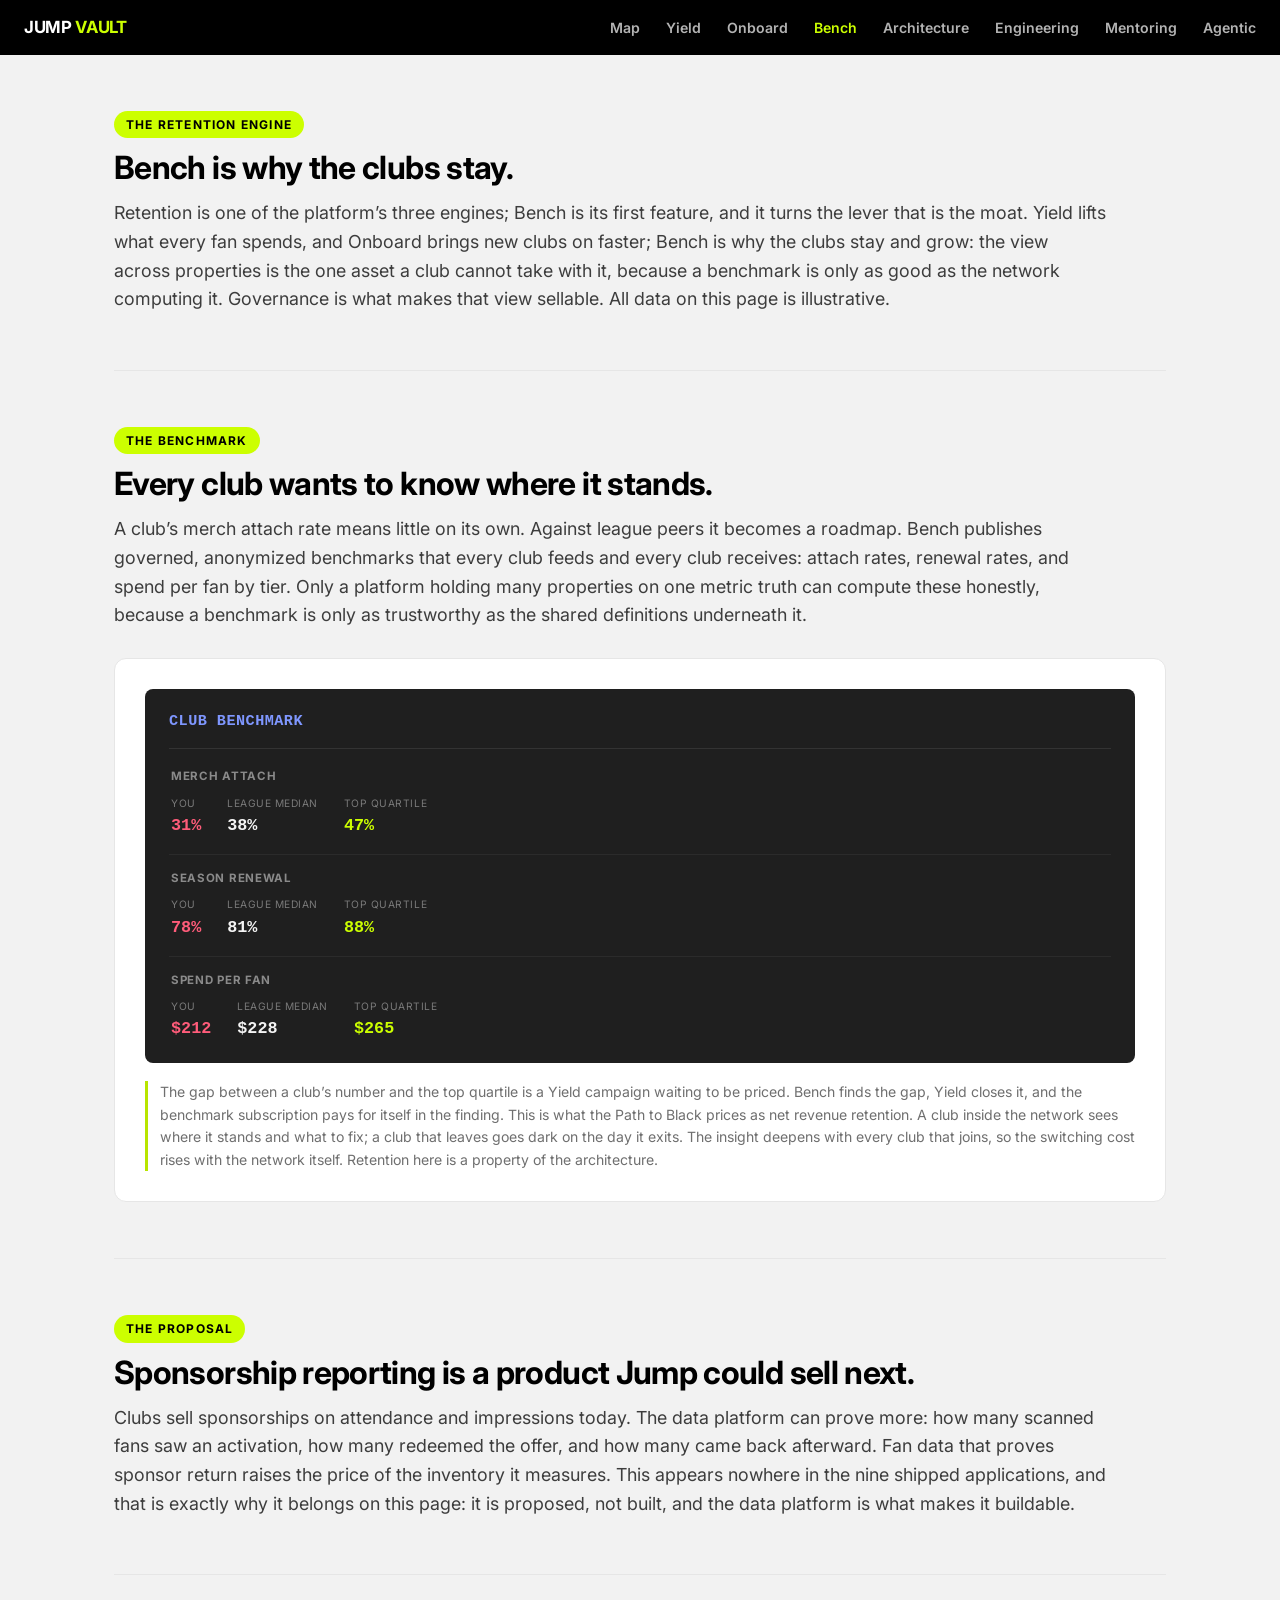
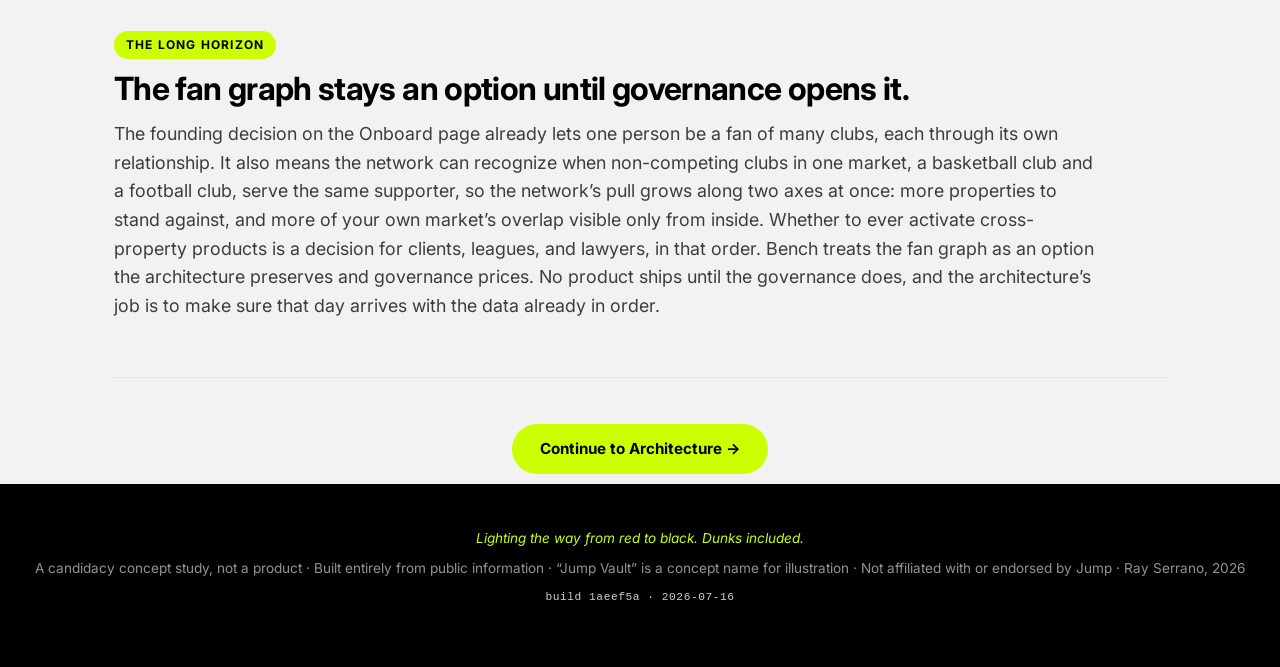
<file: bench.html>
<!DOCTYPE html>
<html lang="en">
<head>
<meta charset="UTF-8">
<meta name="viewport" content="width=device-width, initial-scale=1.0">
<meta name="robots" content="noindex, nofollow">
<title>Jump Vault | Bench</title>
<link rel="preconnect" href="https://fonts.googleapis.com">
<link href="https://fonts.googleapis.com/css2?family=Inter:wght@400;500;600;700&display=swap" rel="stylesheet">
<link rel="stylesheet" href="assets/vault.css?v=40">
</head>
<body>

<nav class="sitenav">
  <a href="index.html" class="nav-home">JUMP <span class="vault">VAULT</span></a>
  <div class="nav-links">
    <a href="map.html">Map</a>
    <a href="yield.html">Yield</a>
    <a href="onboard.html">Onboard</a>
    <a href="bench.html" class="current">Bench</a>
    <a href="architecture.html">Architecture</a>
    <a href="engineering.html">Engineering</a>
    <a href="mentoring.html">Mentoring</a>
    <a href="agentic.html">Agentic</a>
  </div>
</nav>

<div class="container page-body">

<section>
  <div class="kicker">The Retention Engine</div>
  <h2>Bench is why the clubs stay.</h2>
  <p class="lede" style="margin-top:14px">Retention is one of the platform&rsquo;s three engines; Bench is its first feature, and it turns the lever that is the moat. Yield lifts what every fan spends, and Onboard brings new clubs on faster; Bench is why the clubs stay and grow: the view across properties is the one asset a club cannot take with it, because a benchmark is only as good as the network computing it. Governance is what makes that view sellable. All data on this page is illustrative.</p>
</section>

<section>
  <div class="kicker">The Benchmark</div>
  <h2>Every club wants to know where it stands.</h2>
  <p class="lede" style="margin-top:14px">A club&rsquo;s merch attach rate means little on its own. Against league peers it becomes a roadmap. Bench publishes governed, anonymized benchmarks that every club feeds and every club receives: attach rates, renewal rates, and spend per fan by tier. Only a platform holding many properties on one metric truth can compute these honestly, because a benchmark is only as trustworthy as the shared definitions underneath it.</p>
  <div class="panel">
    <div class="fan-record">
      <div class="fr-head">CLUB BENCHMARK</div>
      <div class="bench-marks">
        <div class="bm-row">
          <div class="bm-metric">MERCH ATTACH</div>
          <div class="bm-vals">
            <div class="bm-val you"><span class="bm-k">you</span><span class="bm-n">31%</span></div>
            <div class="bm-val"><span class="bm-k">league median</span><span class="bm-n">38%</span></div>
            <div class="bm-val top"><span class="bm-k">top quartile</span><span class="bm-n">47%</span></div>
          </div>
        </div>
        <div class="bm-row">
          <div class="bm-metric">SEASON RENEWAL</div>
          <div class="bm-vals">
            <div class="bm-val you"><span class="bm-k">you</span><span class="bm-n">78%</span></div>
            <div class="bm-val"><span class="bm-k">league median</span><span class="bm-n">81%</span></div>
            <div class="bm-val top"><span class="bm-k">top quartile</span><span class="bm-n">88%</span></div>
          </div>
        </div>
        <div class="bm-row">
          <div class="bm-metric">SPEND PER FAN</div>
          <div class="bm-vals">
            <div class="bm-val you"><span class="bm-k">you</span><span class="bm-n">$212</span></div>
            <div class="bm-val"><span class="bm-k">league median</span><span class="bm-n">$228</span></div>
            <div class="bm-val top"><span class="bm-k">top quartile</span><span class="bm-n">$265</span></div>
          </div>
        </div>
      </div>
    </div>
    <p class="caption">The gap between a club&rsquo;s number and the top quartile is a Yield campaign waiting to be priced. Bench finds the gap, Yield closes it, and the benchmark subscription pays for itself in the finding. This is what the Path to Black prices as net revenue retention. A club inside the network sees where it stands and what to fix; a club that leaves goes dark on the day it exits. The insight deepens with every club that joins, so the switching cost rises with the network itself. Retention here is a property of the architecture.</p>
  </div>
</section>

<section>
  <div class="kicker">The Proposal</div>
  <h2>Sponsorship reporting is a product Jump could sell next.</h2>
  <p class="lede" style="margin-top:14px">Clubs sell sponsorships on attendance and impressions today. The data platform can prove more: how many scanned fans saw an activation, how many redeemed the offer, and how many came back afterward. Fan data that proves sponsor return raises the price of the inventory it measures. This appears nowhere in the nine shipped applications, and that is exactly why it belongs on this page: it is proposed, not built, and the data platform is what makes it buildable.</p>
</section>

<section>
  <div class="kicker">The Long Horizon</div>
  <h2>The fan graph stays an option until governance opens it.</h2>
  <p class="lede" style="margin-top:14px">The founding decision on the Onboard page already lets one person be a fan of many clubs, each through its own relationship. It also means the network can recognize when non-competing clubs in one market, a basketball club and a football club, serve the same supporter, so the network&rsquo;s pull grows along two axes at once: more properties to stand against, and more of your own market&rsquo;s overlap visible only from inside. Whether to ever activate cross-property products is a decision for clients, leagues, and lawyers, in that order. Bench treats the fan graph as an option the architecture preserves and governance prices. No product ships until the governance does, and the architecture&rsquo;s job is to make sure that day arrives with the data already in order.</p>
</section>

</div>

<div class="spine-next">
  <a href="architecture.html">Continue to Architecture &rarr;</a>
</div>

<footer>
  <div class="tagline">Lighting the way from red to black. Dunks included.</div>
  <div>A candidacy concept study, not a product &middot; Built entirely from public information &middot; &ldquo;Jump Vault&rdquo; is a concept name for illustration &middot; Not affiliated with or endorsed by Jump &middot; Ray Serrano, 2026</div>
  <div class="build-stamp">build 1aeef5a &middot; 2026-07-16</div>
</footer>

</body>
</html>
</file>
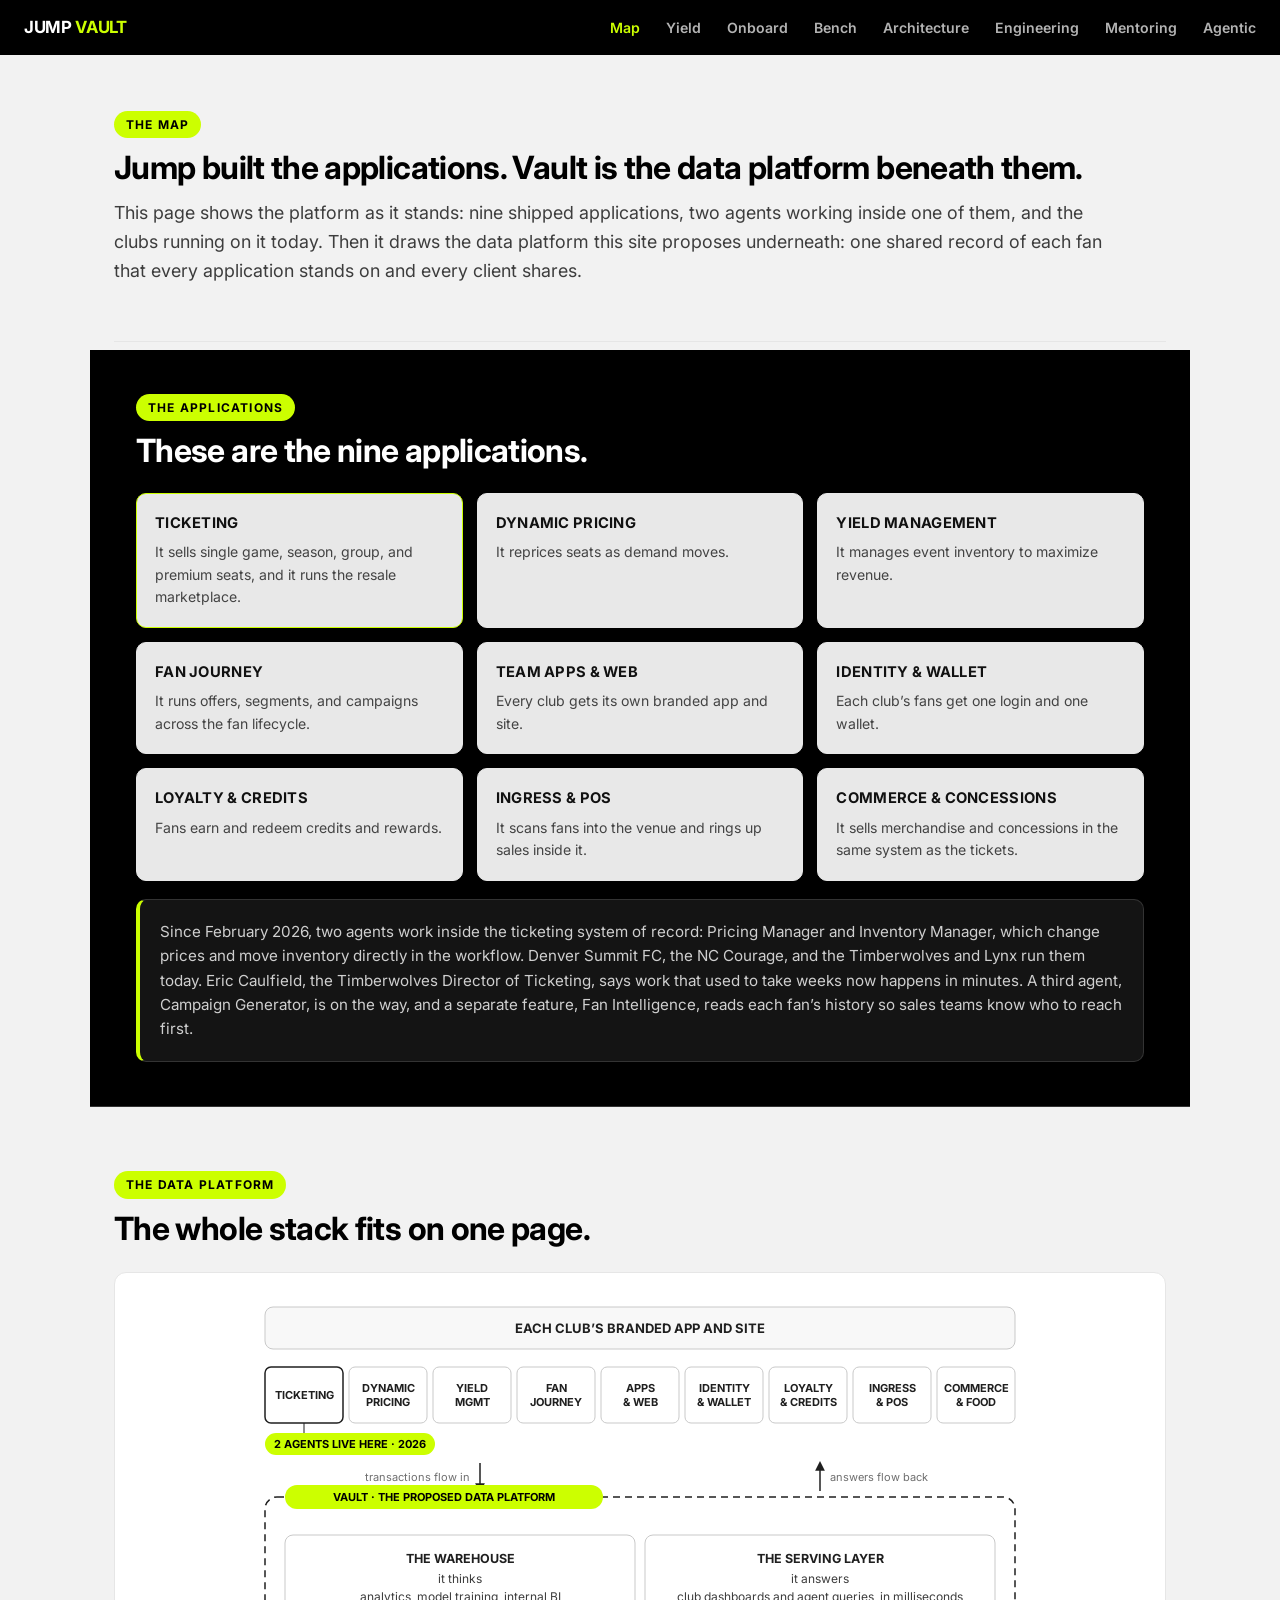
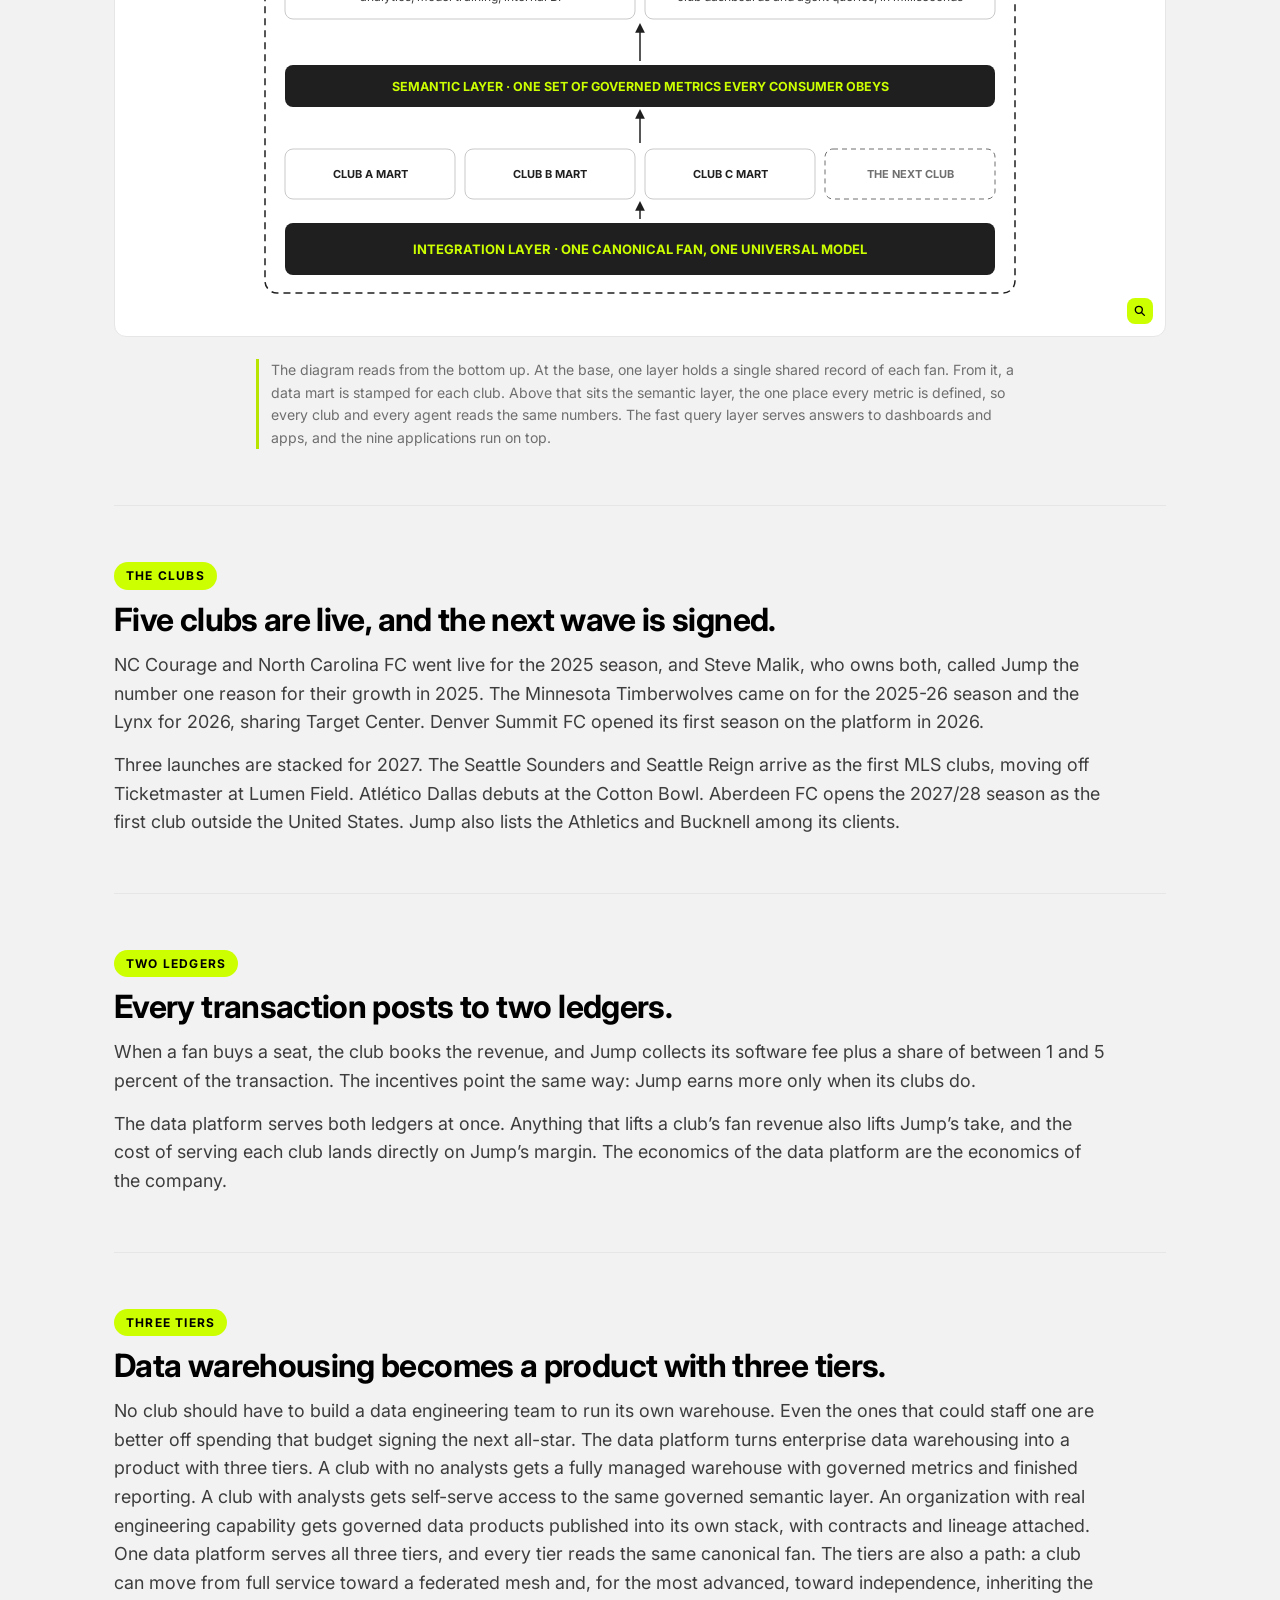
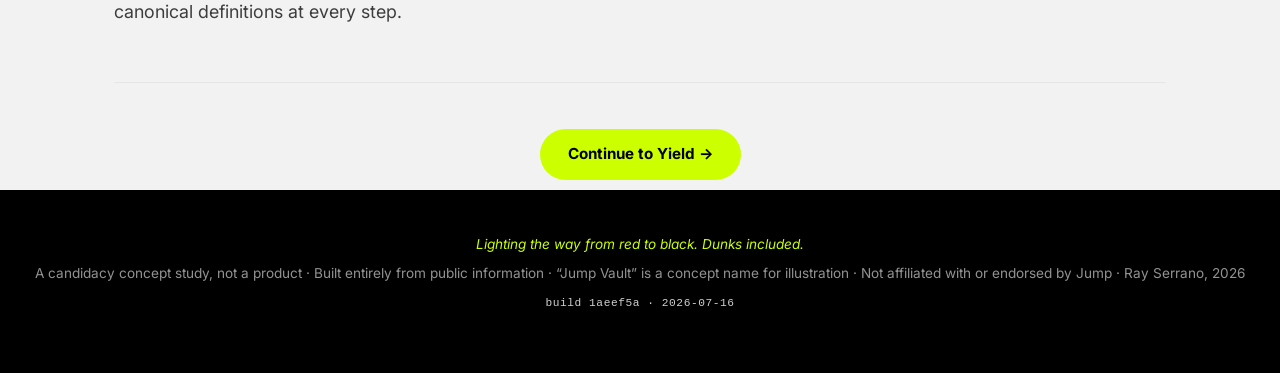
<file: map.html>
<!DOCTYPE html>
<html lang="en">
<head>
<meta charset="UTF-8">
<meta name="viewport" content="width=device-width, initial-scale=1.0">
<meta name="robots" content="noindex, nofollow">
<title>Jump Vault | The Map</title>
<link rel="preconnect" href="https://fonts.googleapis.com">
<link href="https://fonts.googleapis.com/css2?family=Inter:wght@400;500;600;700&display=swap" rel="stylesheet">
<link rel="stylesheet" href="assets/vault.css?v=40">
</head>
<body>

<nav class="sitenav">
  <a href="index.html" class="nav-home">JUMP <span class="vault">VAULT</span></a>
  <div class="nav-links">
    <a href="map.html" class="current">Map</a>
    <a href="yield.html">Yield</a>
    <a href="onboard.html">Onboard</a>
    <a href="bench.html">Bench</a>
    <a href="architecture.html">Architecture</a>
    <a href="engineering.html">Engineering</a>
    <a href="mentoring.html">Mentoring</a>
    <a href="agentic.html">Agentic</a>
  </div>
</nav>

<div class="container page-body">

<section>
  <div class="kicker">The Map</div>
  <h2>Jump built the applications. Vault is the data platform beneath them.</h2>
  <p class="lede" style="margin-top:14px">This page shows the platform as it stands: nine shipped applications, two agents working inside one of them, and the clubs running on it today. Then it draws the data platform this site proposes underneath: one shared record of each fan that every application stands on and every client shares.</p>
</section>

<section class="dark">
  <div class="kicker">The Applications</div>
  <h2>These are the nine applications.</h2>
  <div class="modules">
    <div class="module agents">
      <h4>TICKETING</h4>
      <p>It sells single game, season, group, and premium seats, and it runs the resale marketplace.</p>
    </div>
    <div class="module">
      <h4>DYNAMIC PRICING</h4>
      <p>It reprices seats as demand moves.</p>
    </div>
    <div class="module">
      <h4>YIELD MANAGEMENT</h4>
      <p>It manages event inventory to maximize revenue.</p>
    </div>
    <div class="module">
      <h4>FAN JOURNEY</h4>
      <p>It runs offers, segments, and campaigns across the fan lifecycle.</p>
    </div>
    <div class="module">
      <h4>TEAM APPS &amp; WEB</h4>
      <p>Every club gets its own branded app and site.</p>
    </div>
    <div class="module">
      <h4>IDENTITY &amp; WALLET</h4>
      <p>Each club&rsquo;s fans get one login and one wallet.</p>
    </div>
    <div class="module">
      <h4>LOYALTY &amp; CREDITS</h4>
      <p>Fans earn and redeem credits and rewards.</p>
    </div>
    <div class="module">
      <h4>INGRESS &amp; POS</h4>
      <p>It scans fans into the venue and rings up sales inside it.</p>
    </div>
    <div class="module">
      <h4>COMMERCE &amp; CONCESSIONS</h4>
      <p>It sells merchandise and concessions in the same system as the tickets.</p>
    </div>
  </div>
  <div class="agents-note">Since February 2026, two agents work inside the ticketing system of record: Pricing Manager and Inventory Manager, which change prices and move inventory directly in the workflow. Denver Summit FC, the NC Courage, and the Timberwolves and Lynx run them today. Eric Caulfield, the Timberwolves Director of Ticketing, says work that used to take weeks now happens in minutes. A third agent, Campaign Generator, is on the way, and a separate feature, Fan Intelligence, reads each fan&rsquo;s history so sales teams know who to reach first.</div>
</section>

<section>
  <div class="kicker">The Data Platform</div>
  <h2>The whole stack fits on one page.</h2>
  <div class="diagram-wrap" data-zoom>
    <svg viewBox="0 0 760 616" width="100%" style="max-width:760px" xmlns="http://www.w3.org/2000/svg" role="img" aria-label="The Jump stack with Vault drawn as the proposed data platform">
      <defs>
        <marker id="ad" viewBox="0 0 10 10" refX="8" refY="5" markerWidth="6.5" markerHeight="6.5" orient="auto-start-reverse">
          <path d="M 0 0 L 10 5 L 0 10 z" fill="#1f1f1f"/>
        </marker>
      </defs>

      <rect x="5" y="14" width="750" height="42" rx="8" fill="#f8f8f8" stroke="#c9c9c9"/>
      <text x="380" y="40" text-anchor="middle" fill="#1f1f1f" font-size="13" font-weight="700" font-family="Inter, Arial">EACH CLUB&#8217;S BRANDED APP AND SITE</text>

      <g font-family="Inter, Arial" font-size="11" font-weight="700" fill="#1f1f1f">
        <rect x="5" y="74" width="78" height="56" rx="6" fill="#ffffff" stroke="#1f1f1f" stroke-width="1.5"/>
        <text x="44" y="106" text-anchor="middle">TICKETING</text>
        <rect x="89" y="74" width="78" height="56" rx="6" fill="#ffffff" stroke="#c9c9c9"/>
        <text x="128" y="99" text-anchor="middle">DYNAMIC</text>
        <text x="128" y="113" text-anchor="middle">PRICING</text>
        <rect x="173" y="74" width="78" height="56" rx="6" fill="#ffffff" stroke="#c9c9c9"/>
        <text x="212" y="99" text-anchor="middle">YIELD</text>
        <text x="212" y="113" text-anchor="middle">MGMT</text>
        <rect x="257" y="74" width="78" height="56" rx="6" fill="#ffffff" stroke="#c9c9c9"/>
        <text x="296" y="99" text-anchor="middle">FAN</text>
        <text x="296" y="113" text-anchor="middle">JOURNEY</text>
        <rect x="341" y="74" width="78" height="56" rx="6" fill="#ffffff" stroke="#c9c9c9"/>
        <text x="380" y="99" text-anchor="middle">APPS</text>
        <text x="380" y="113" text-anchor="middle">&amp; WEB</text>
        <rect x="425" y="74" width="78" height="56" rx="6" fill="#ffffff" stroke="#c9c9c9"/>
        <text x="464" y="99" text-anchor="middle">IDENTITY</text>
        <text x="464" y="113" text-anchor="middle">&amp; WALLET</text>
        <rect x="509" y="74" width="78" height="56" rx="6" fill="#ffffff" stroke="#c9c9c9"/>
        <text x="548" y="99" text-anchor="middle">LOYALTY</text>
        <text x="548" y="113" text-anchor="middle">&amp; CREDITS</text>
        <rect x="593" y="74" width="78" height="56" rx="6" fill="#ffffff" stroke="#c9c9c9"/>
        <text x="632" y="99" text-anchor="middle">INGRESS</text>
        <text x="632" y="113" text-anchor="middle">&amp; POS</text>
        <rect x="677" y="74" width="78" height="56" rx="6" fill="#ffffff" stroke="#c9c9c9"/>
        <text x="716" y="99" text-anchor="middle">COMMERCE</text>
        <text x="716" y="113" text-anchor="middle">&amp; FOOD</text>
      </g>

      <line x1="44" y1="130" x2="44" y2="140" stroke="#1f1f1f"/>
      <rect x="5" y="140" width="170" height="22" rx="11" fill="#ccff00"/>
      <text x="90" y="155" text-anchor="middle" fill="#000000" font-size="11" font-weight="700" font-family="Inter, Arial">2 AGENTS LIVE HERE &#183; 2026</text>

      <line x1="220" y1="170" x2="220" y2="198" stroke="#1f1f1f" stroke-width="1.5" marker-end="url(#ad)"/>
      <text x="210" y="188" text-anchor="end" fill="#6f6f6f" font-size="11" font-family="Inter, Arial">transactions flow in</text>
      <line x1="560" y1="198" x2="560" y2="170" stroke="#1f1f1f" stroke-width="1.5" marker-end="url(#ad)"/>
      <text x="570" y="188" text-anchor="start" fill="#6f6f6f" font-size="11" font-family="Inter, Arial">answers flow back</text>

      <rect x="5" y="204" width="750" height="396" rx="12" fill="none" stroke="#1f1f1f" stroke-width="1.5" stroke-dasharray="7 5"/>
      <rect x="25" y="192" width="318" height="24" rx="12" fill="#ccff00"/>
      <text x="184" y="208" text-anchor="middle" fill="#000000" font-size="11" font-weight="700" font-family="Inter, Arial">VAULT &#183; THE PROPOSED DATA PLATFORM</text>

      <g font-family="Inter, Arial">
        <rect x="25" y="242" width="350" height="84" rx="8" fill="#ffffff" stroke="#c9c9c9"/>
        <text x="200" y="270" text-anchor="middle" fill="#1f1f1f" font-size="12.5" font-weight="700">THE WAREHOUSE</text>
        <text x="200" y="290" text-anchor="middle" fill="#3d3d3d" font-size="12">it thinks</text>
        <text x="200" y="308" text-anchor="middle" fill="#3d3d3d" font-size="12">analytics, model training, internal BI</text>
        <rect x="385" y="242" width="350" height="84" rx="8" fill="#ffffff" stroke="#c9c9c9"/>
        <text x="560" y="270" text-anchor="middle" fill="#1f1f1f" font-size="12.5" font-weight="700">THE SERVING LAYER</text>
        <text x="560" y="290" text-anchor="middle" fill="#3d3d3d" font-size="12">it answers</text>
        <text x="560" y="308" text-anchor="middle" fill="#3d3d3d" font-size="12">club dashboards and agent queries, in milliseconds</text>
      </g>

      <line x1="380" y1="368" x2="380" y2="332" stroke="#1f1f1f" stroke-width="1.5" marker-end="url(#ad)"/>

      <rect x="25" y="372" width="710" height="42" rx="8" fill="#1f1f1f"/>
      <text x="380" y="398" text-anchor="middle" fill="#ccff00" font-size="12.5" font-weight="700" font-family="Inter, Arial">SEMANTIC LAYER &#183; ONE SET OF GOVERNED METRICS EVERY CONSUMER OBEYS</text>

      <line x1="380" y1="450" x2="380" y2="418" stroke="#1f1f1f" stroke-width="1.5" marker-end="url(#ad)"/>

      <g font-family="Inter, Arial" font-size="11" font-weight="700">
        <rect x="25" y="456" width="170" height="50" rx="8" fill="#ffffff" stroke="#c9c9c9"/>
        <text x="110" y="485" text-anchor="middle" fill="#1f1f1f">CLUB A MART</text>
        <rect x="205" y="456" width="170" height="50" rx="8" fill="#ffffff" stroke="#c9c9c9"/>
        <text x="290" y="485" text-anchor="middle" fill="#1f1f1f">CLUB B MART</text>
        <rect x="385" y="456" width="170" height="50" rx="8" fill="#ffffff" stroke="#c9c9c9"/>
        <text x="470" y="485" text-anchor="middle" fill="#1f1f1f">CLUB C MART</text>
        <rect x="565" y="456" width="170" height="50" rx="8" fill="none" stroke="#6f6f6f" stroke-dasharray="5 4"/>
        <text x="650" y="485" text-anchor="middle" fill="#6f6f6f">THE NEXT CLUB</text>
      </g>

      <line x1="380" y1="526" x2="380" y2="510" stroke="#1f1f1f" stroke-width="1.5" marker-end="url(#ad)"/>

      <rect x="25" y="530" width="710" height="52" rx="8" fill="#1f1f1f"/>
      <text x="380" y="561" text-anchor="middle" fill="#ccff00" font-size="13" font-weight="700" font-family="Inter, Arial">INTEGRATION LAYER &#183; ONE CANONICAL FAN, ONE UNIVERSAL MODEL</text>
    </svg>
  </div>
  <p class="caption" style="max-width:48rem;margin:22px auto 0">The diagram reads from the bottom up. At the base, one layer holds a single shared record of each fan. From it, a data mart is stamped for each club. Above that sits the semantic layer, the one place every metric is defined, so every club and every agent reads the same numbers. The fast query layer serves answers to dashboards and apps, and the nine applications run on top.</p>
</section>

<section>
  <div class="kicker">The Clubs</div>
  <h2>Five clubs are live, and the next wave is signed.</h2>
  <p class="lede" style="margin-top:14px">NC Courage and North Carolina FC went live for the 2025 season, and Steve Malik, who owns both, called Jump the number one reason for their growth in 2025. The Minnesota Timberwolves came on for the 2025-26 season and the Lynx for 2026, sharing Target Center. Denver Summit FC opened its first season on the platform in 2026.</p>
  <p class="lede" style="margin-top:14px">Three launches are stacked for 2027. The Seattle Sounders and Seattle Reign arrive as the first MLS clubs, moving off Ticketmaster at Lumen Field. Atl&eacute;tico Dallas debuts at the Cotton Bowl. Aberdeen FC opens the 2027/28 season as the first club outside the United States. Jump also lists the Athletics and Bucknell among its clients.</p>
</section>

<section>
  <div class="kicker">Two Ledgers</div>
  <h2>Every transaction posts to two ledgers.</h2>
  <p class="lede" style="margin-top:14px">When a fan buys a seat, the club books the revenue, and Jump collects its software fee plus a share of between 1 and 5 percent of the transaction. The incentives point the same way: Jump earns more only when its clubs do.</p>
  <p class="lede" style="margin-top:14px">The data platform serves both ledgers at once. Anything that lifts a club&rsquo;s fan revenue also lifts Jump&rsquo;s take, and the cost of serving each club lands directly on Jump&rsquo;s margin. The economics of the data platform are the economics of the company.</p>
</section>

<section>
  <div class="kicker">Three Tiers</div>
  <h2>Data warehousing becomes a product with three tiers.</h2>
  <p class="lede" style="margin-top:14px">No club should have to build a data engineering team to run its own warehouse. Even the ones that could staff one are better off spending that budget signing the next all-star. The data platform turns enterprise data warehousing into a product with three tiers. A club with no analysts gets a fully managed warehouse with governed metrics and finished reporting. A club with analysts gets self-serve access to the same governed semantic layer. An organization with real engineering capability gets governed data products published into its own stack, with contracts and lineage attached. One data platform serves all three tiers, and every tier reads the same canonical fan. The tiers are also a path: a club can move from full service toward a federated mesh and, for the most advanced, toward independence, inheriting the canonical definitions at every step.</p>
</section>

</div>

<div class="spine-next">
  <a href="yield.html">Continue to Yield &rarr;</a>
</div>

<footer>
  <div class="tagline">Lighting the way from red to black. Dunks included.</div>
  <div>A candidacy concept study, not a product &middot; Built entirely from public information &middot; &ldquo;Jump Vault&rdquo; is a concept name for illustration &middot; Not affiliated with or endorsed by Jump &middot; Ray Serrano, 2026</div>
  <div class="build-stamp">build 1aeef5a &middot; 2026-07-16</div>
</footer>

  <script src="assets/lightbox.js?v=1"></script>
</body>
</html>
</file>
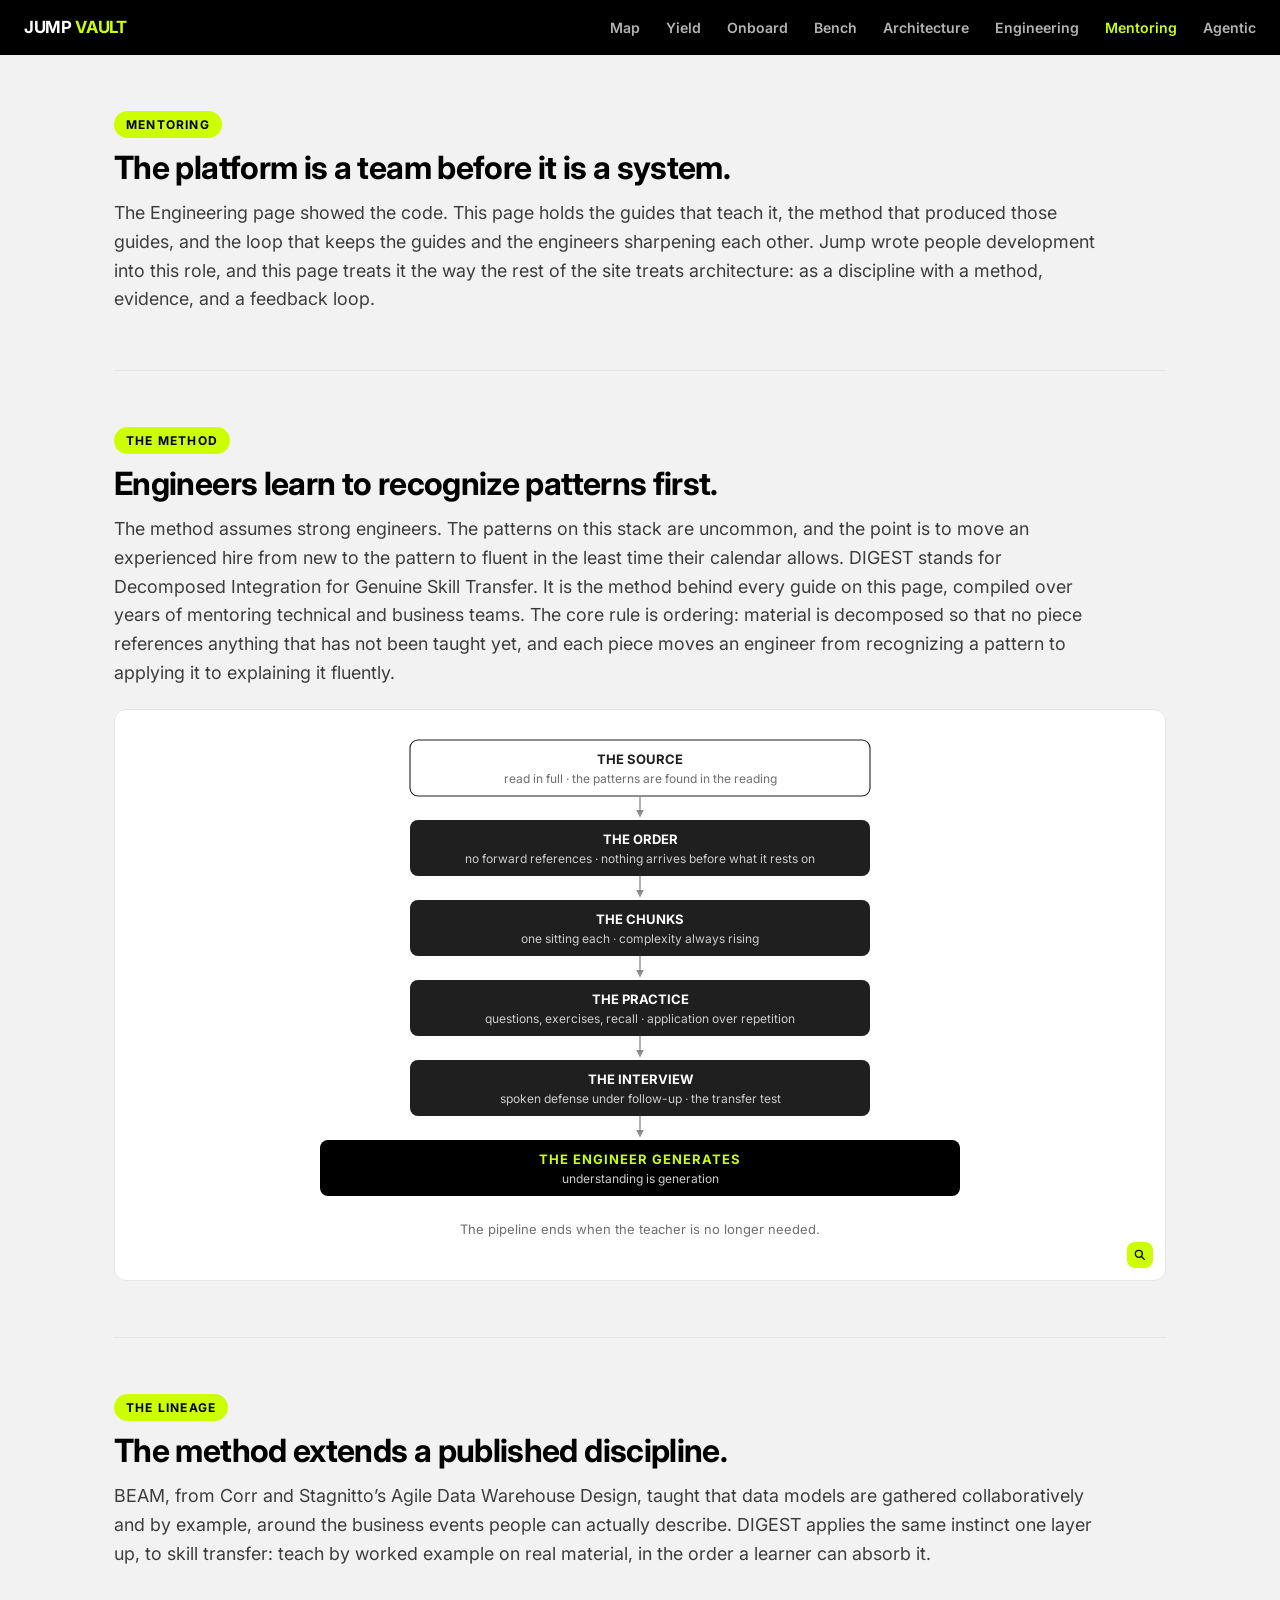
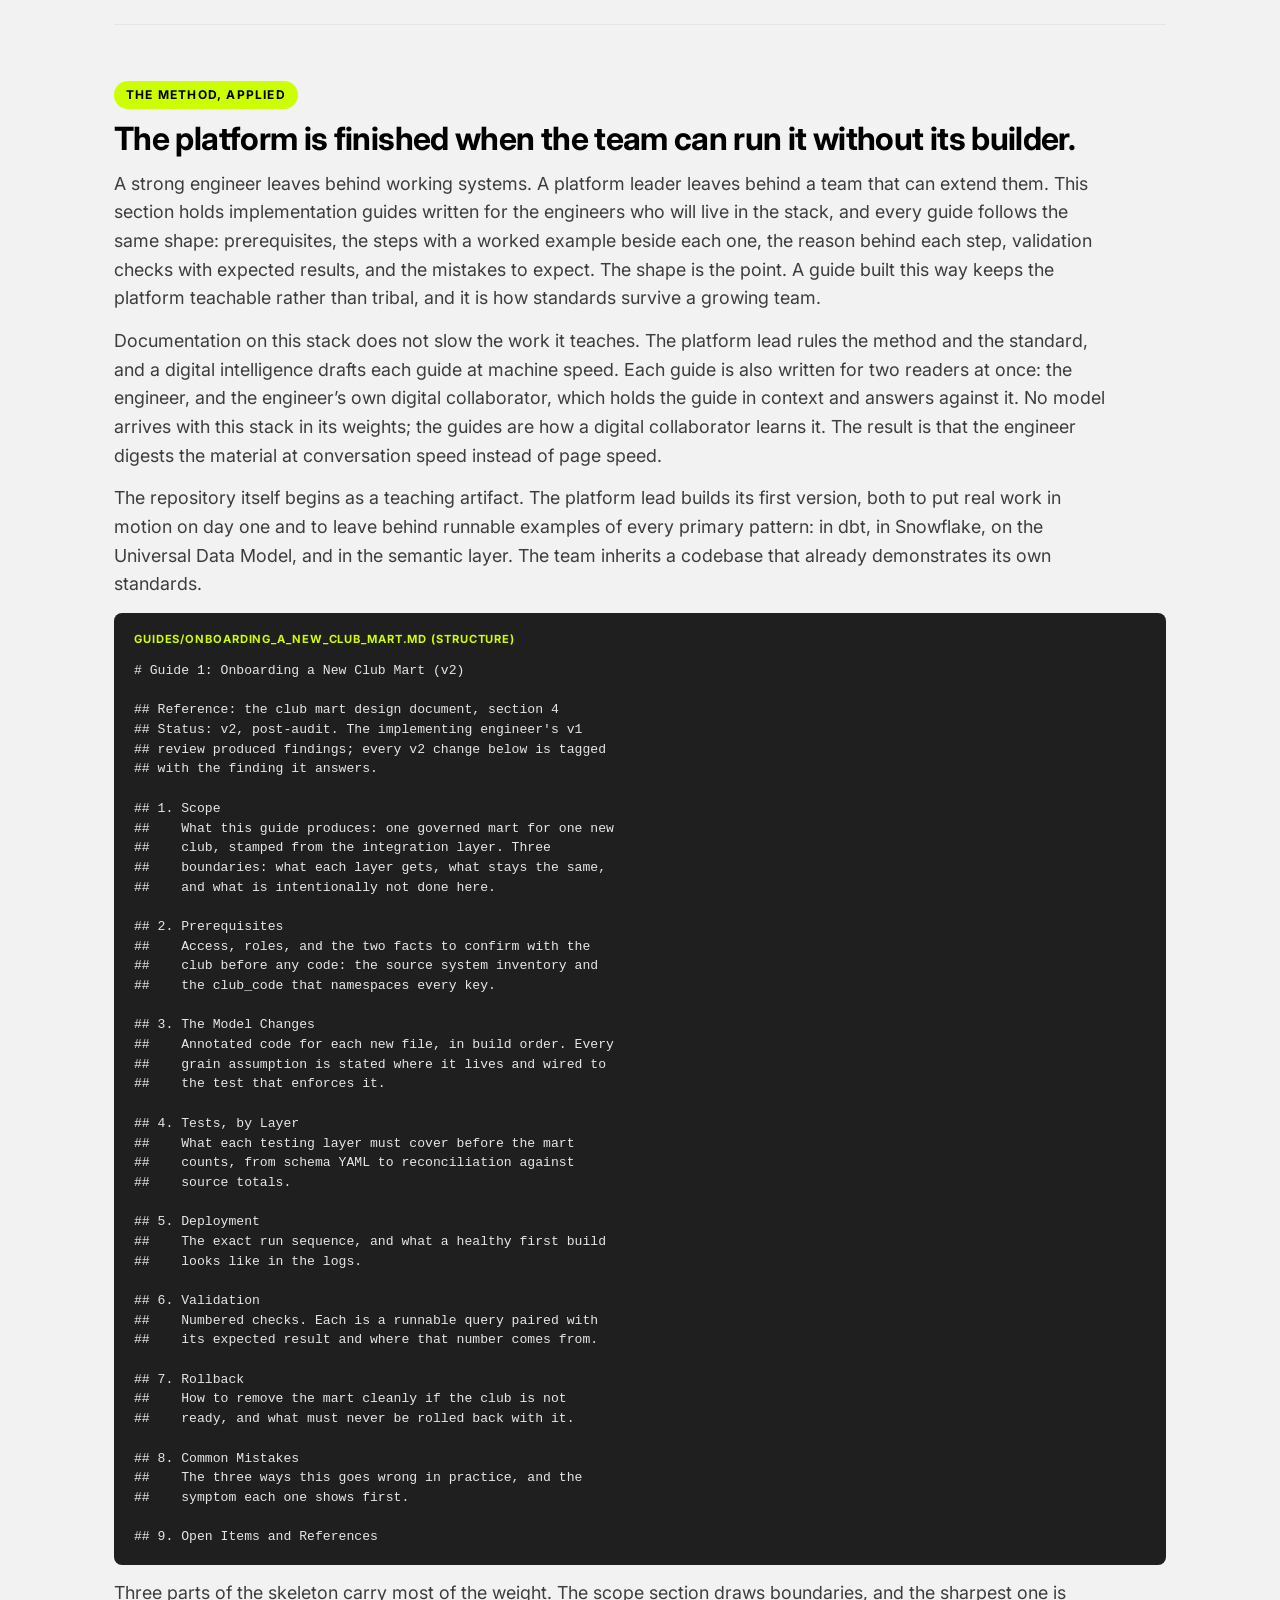
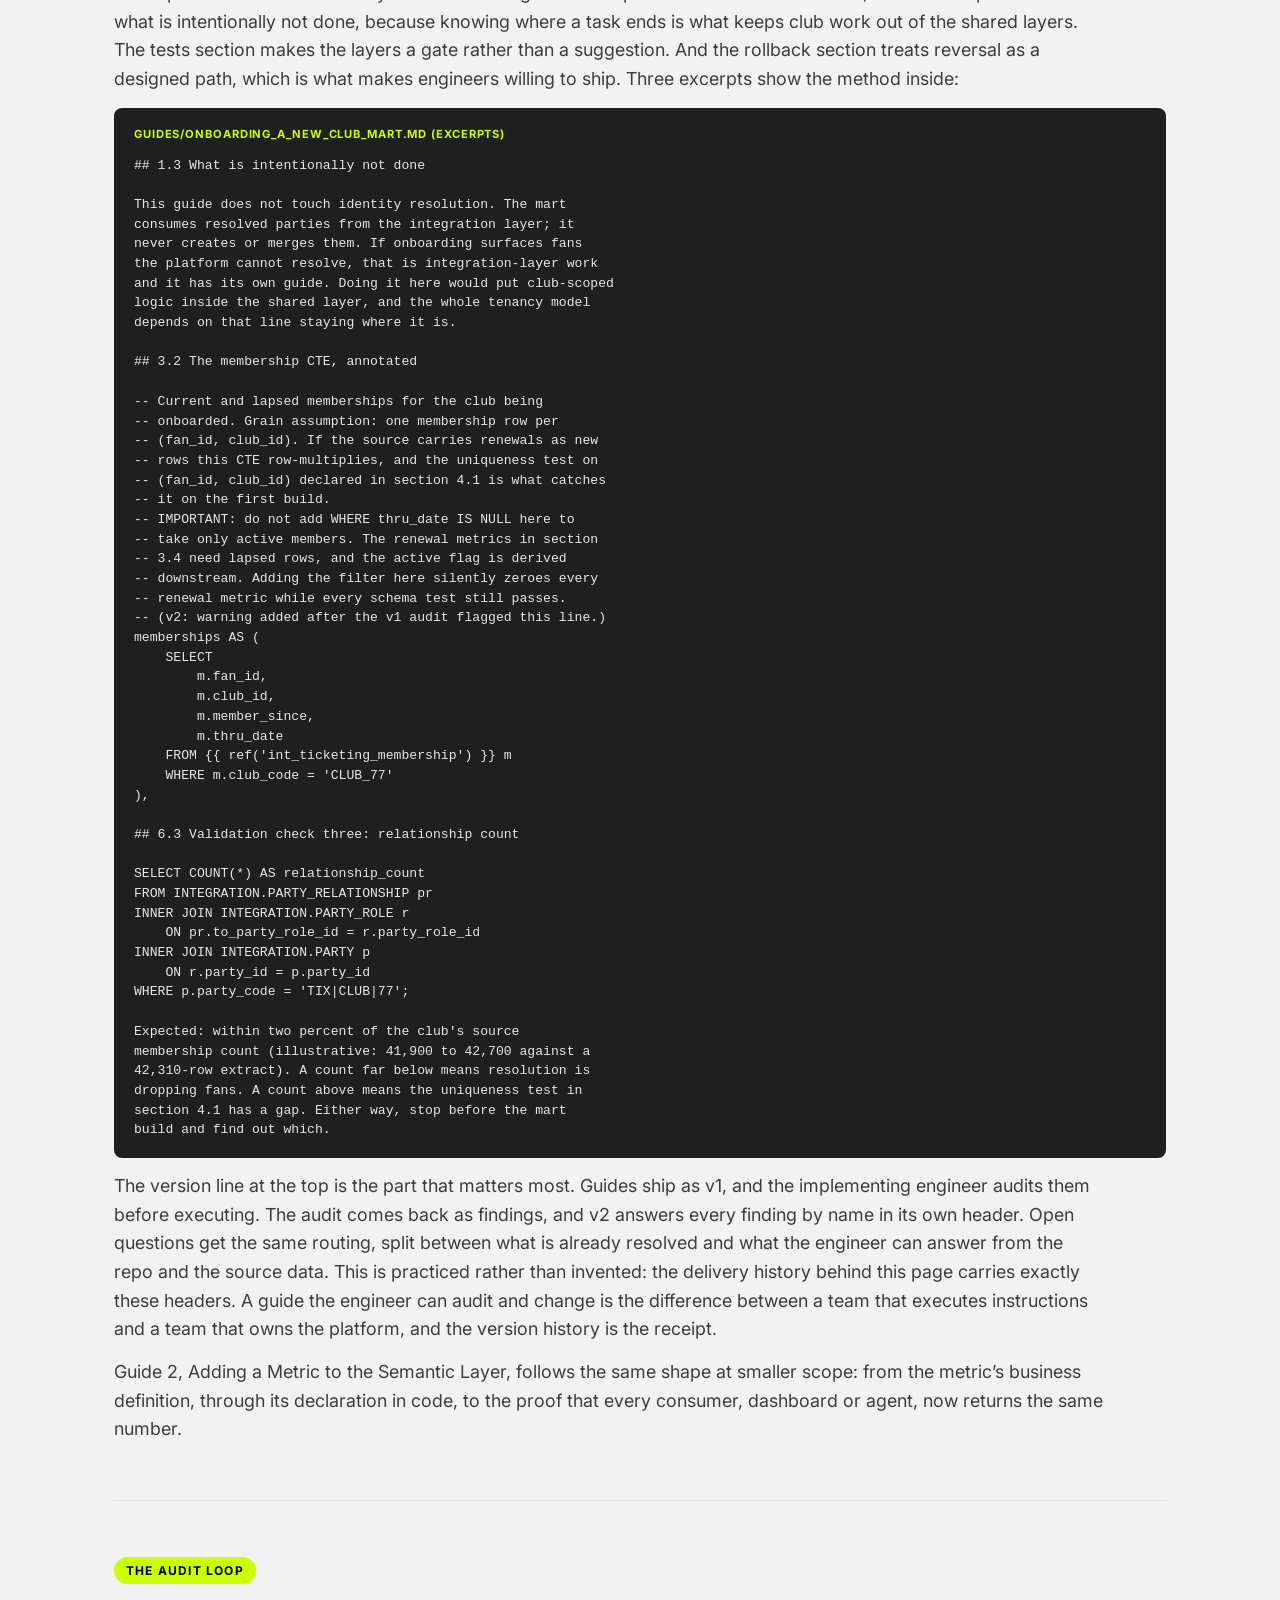
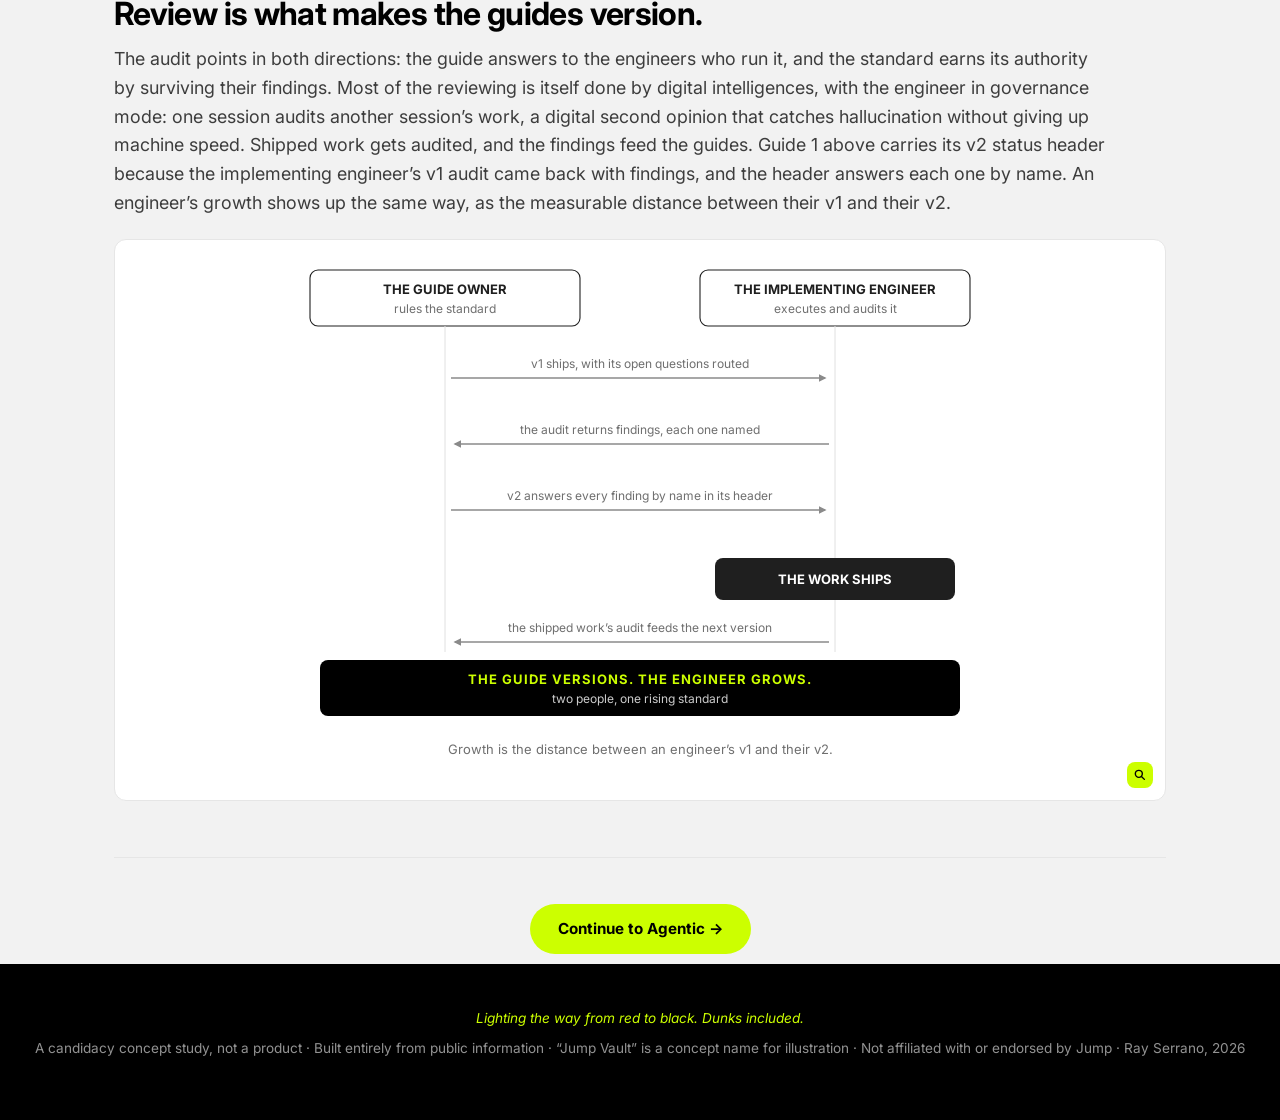
<file: mentoring.html>
<!DOCTYPE html>
<html lang="en">
<head>
<meta charset="UTF-8">
<meta name="viewport" content="width=device-width, initial-scale=1.0">
<meta name="robots" content="noindex, nofollow">
<title>Jump Vault | Mentoring</title>
<link rel="preconnect" href="https://fonts.googleapis.com">
<link href="https://fonts.googleapis.com/css2?family=Inter:wght@400;500;600;700&display=swap" rel="stylesheet">
<link rel="stylesheet" href="assets/vault.css?v=40">
</head>
<body>

<nav class="sitenav">
  <a href="index.html" class="nav-home">JUMP <span class="vault">VAULT</span></a>
  <div class="nav-links">
    <a href="map.html">Map</a>
    <a href="yield.html">Yield</a>
    <a href="onboard.html">Onboard</a>
    <a href="bench.html">Bench</a>
    <a href="architecture.html">Architecture</a>
    <a href="engineering.html">Engineering</a>
    <a href="mentoring.html" class="current">Mentoring</a>
    <a href="agentic.html">Agentic</a>
  </div>
</nav>

<div class="container page-body">

<section>
  <div class="kicker">Mentoring</div>
  <h2>The platform is a team before it is a system.</h2>
  <p class="lede" style="margin-top:14px">The Engineering page showed the code. This page holds the guides that teach it, the method that produced those guides, and the loop that keeps the guides and the engineers sharpening each other. Jump wrote people development into this role, and this page treats it the way the rest of the site treats architecture: as a discipline with a method, evidence, and a feedback loop.</p>
</section>

<section>
  <div class="kicker">The Method</div>
  <h2>Engineers learn to recognize patterns first.</h2>
  <p class="lede" style="margin-top:14px">The method assumes strong engineers. The patterns on this stack are uncommon, and the point is to move an experienced hire from new to the pattern to fluent in the least time their calendar allows. DIGEST stands for Decomposed Integration for Genuine Skill Transfer. It is the method behind every guide on this page, compiled over years of mentoring technical and business teams. The core rule is ordering: material is decomposed so that no piece references anything that has not been taught yet, and each piece moves an engineer from recognizing a pattern to applying it to explaining it fluently.</p>

<div class="diagram-wrap" data-zoom style="margin-top:22px">
  <svg viewBox="0 0 760 522" width="100%" style="max-width:760px" xmlns="http://www.w3.org/2000/svg" role="img" aria-label="The DIGEST pipeline, top to bottom: the source material is read in full and the patterns are found in the reading; the material is ordered so that nothing arrives before what it rests on; the order is cut into chunks sized to one sitting with complexity always rising; each chunk is practiced through questions, exercises, and recall, application over repetition; the spoken interview defends the material under follow-up as the transfer test; and the pipeline ends where the engineer generates, because understanding is generation.">
    <defs><marker id="dg1" viewBox="0 0 10 10" refX="8" refY="5" markerWidth="6" markerHeight="6" orient="auto-start-reverse"><path d="M 0 0 L 10 5 L 0 10 z" fill="#8a8a8a"/></marker></defs>
    <rect x="150" y="10" width="460" height="56" rx="8" fill="#ffffff" stroke="#1f1f1f" stroke-width="1.1"/>
    <text x="380" y="34" text-anchor="middle" font-family="Inter, Arial" font-size="13" font-weight="700" fill="#1f1f1f">THE SOURCE</text>
    <text x="380" y="53" text-anchor="middle" font-family="Inter, Arial" font-size="12" fill="#6f6f6f">read in full &middot; the patterns are found in the reading</text>
    <line x1="380" y1="66" x2="380" y2="86" stroke="#8a8a8a" stroke-width="1.3" marker-end="url(#dg1)"/>
    <rect x="150" y="90" width="460" height="56" rx="8" fill="#1f1f1f"/>
    <text x="380" y="114" text-anchor="middle" font-family="Inter, Arial" font-size="13" font-weight="700" fill="#ffffff">THE ORDER</text>
    <text x="380" y="133" text-anchor="middle" font-family="Inter, Arial" font-size="12" fill="#cccccc">no forward references &middot; nothing arrives before what it rests on</text>
    <line x1="380" y1="146" x2="380" y2="166" stroke="#8a8a8a" stroke-width="1.3" marker-end="url(#dg1)"/>
    <rect x="150" y="170" width="460" height="56" rx="8" fill="#1f1f1f"/>
    <text x="380" y="194" text-anchor="middle" font-family="Inter, Arial" font-size="13" font-weight="700" fill="#ffffff">THE CHUNKS</text>
    <text x="380" y="213" text-anchor="middle" font-family="Inter, Arial" font-size="12" fill="#cccccc">one sitting each &middot; complexity always rising</text>
    <line x1="380" y1="226" x2="380" y2="246" stroke="#8a8a8a" stroke-width="1.3" marker-end="url(#dg1)"/>
    <rect x="150" y="250" width="460" height="56" rx="8" fill="#1f1f1f"/>
    <text x="380" y="274" text-anchor="middle" font-family="Inter, Arial" font-size="13" font-weight="700" fill="#ffffff">THE PRACTICE</text>
    <text x="380" y="293" text-anchor="middle" font-family="Inter, Arial" font-size="12" fill="#cccccc">questions, exercises, recall &middot; application over repetition</text>
    <line x1="380" y1="306" x2="380" y2="326" stroke="#8a8a8a" stroke-width="1.3" marker-end="url(#dg1)"/>
    <rect x="150" y="330" width="460" height="56" rx="8" fill="#1f1f1f"/>
    <text x="380" y="354" text-anchor="middle" font-family="Inter, Arial" font-size="13" font-weight="700" fill="#ffffff">THE INTERVIEW</text>
    <text x="380" y="373" text-anchor="middle" font-family="Inter, Arial" font-size="12" fill="#cccccc">spoken defense under follow-up &middot; the transfer test</text>
    <line x1="380" y1="386" x2="380" y2="406" stroke="#8a8a8a" stroke-width="1.3" marker-end="url(#dg1)"/>
    <rect x="60" y="410" width="640" height="56" rx="8" fill="#000000"/>
    <text x="380" y="434" text-anchor="middle" font-family="Inter, Arial" font-size="13" font-weight="700" letter-spacing="1" fill="#ccff00">THE ENGINEER GENERATES</text>
    <text x="380" y="453" text-anchor="middle" font-family="Inter, Arial" font-size="12" fill="#cccccc">understanding is generation</text>
    <text x="380" y="504" text-anchor="middle" font-family="Inter, Arial" font-size="13" fill="#6f6f6f">The pipeline ends when the teacher is no longer needed.</text>
  </svg>
</div>
</section>

<section>
  <div class="kicker">The Lineage</div>
  <h2>The method extends a published discipline.</h2>
  <p class="lede" style="margin-top:14px">BEAM, from Corr and Stagnitto&rsquo;s Agile Data Warehouse Design, taught that data models are gathered collaboratively and by example, around the business events people can actually describe. DIGEST applies the same instinct one layer up, to skill transfer: teach by worked example on real material, in the order a learner can absorb it.</p>
</section>

<section>
  <div class="kicker">The Method, Applied</div>
  <h2>The platform is finished when the team can run it without its builder.</h2>
  <p class="lede" style="margin-top:14px">A strong engineer leaves behind working systems. A platform leader leaves behind a team that can extend them. This section holds implementation guides written for the engineers who will live in the stack, and every guide follows the same shape: prerequisites, the steps with a worked example beside each one, the reason behind each step, validation checks with expected results, and the mistakes to expect. The shape is the point. A guide built this way keeps the platform teachable rather than tribal, and it is how standards survive a growing team.</p>
  <p class="lede" style="margin-top:14px">Documentation on this stack does not slow the work it teaches. The platform lead rules the method and the standard, and a digital intelligence drafts each guide at machine speed. Each guide is also written for two readers at once: the engineer, and the engineer&rsquo;s own digital collaborator, which holds the guide in context and answers against it. No model arrives with this stack in its weights; the guides are how a digital collaborator learns it. The result is that the engineer digests the material at conversation speed instead of page speed.</p>
  <p class="lede" style="margin-top:14px">The repository itself begins as a teaching artifact. The platform lead builds its first version, both to put real work in motion on day one and to leave behind runnable examples of every primary pattern: in dbt, in Snowflake, on the Universal Data Model, and in the semantic layer. The team inherits a codebase that already demonstrates its own standards.</p>

  <div class="code-exhibit">
    <div class="file">guides/onboarding_a_new_club_mart.md (structure)</div>
    <pre># Guide 1: Onboarding a New Club Mart (v2)

## Reference: the club mart design document, section 4
## Status: v2, post-audit. The implementing engineer's v1
## review produced findings; every v2 change below is tagged
## with the finding it answers.

## 1. Scope
##    What this guide produces: one governed mart for one new
##    club, stamped from the integration layer. Three
##    boundaries: what each layer gets, what stays the same,
##    and what is intentionally not done here.

## 2. Prerequisites
##    Access, roles, and the two facts to confirm with the
##    club before any code: the source system inventory and
##    the club_code that namespaces every key.

## 3. The Model Changes
##    Annotated code for each new file, in build order. Every
##    grain assumption is stated where it lives and wired to
##    the test that enforces it.

## 4. Tests, by Layer
##    What each testing layer must cover before the mart
##    counts, from schema YAML to reconciliation against
##    source totals.

## 5. Deployment
##    The exact run sequence, and what a healthy first build
##    looks like in the logs.

## 6. Validation
##    Numbered checks. Each is a runnable query paired with
##    its expected result and where that number comes from.

## 7. Rollback
##    How to remove the mart cleanly if the club is not
##    ready, and what must never be rolled back with it.

## 8. Common Mistakes
##    The three ways this goes wrong in practice, and the
##    symptom each one shows first.

## 9. Open Items and References</pre>
  </div>
  <p class="lede" style="margin-top:14px">Three parts of the skeleton carry most of the weight. The scope section draws boundaries, and the sharpest one is what is intentionally not done, because knowing where a task ends is what keeps club work out of the shared layers. The tests section makes the layers a gate rather than a suggestion. And the rollback section treats reversal as a designed path, which is what makes engineers willing to ship. Three excerpts show the method inside:</p>

  <div class="code-exhibit">
    <div class="file">guides/onboarding_a_new_club_mart.md (excerpts)</div>
    <pre>## 1.3 What is intentionally not done

This guide does not touch identity resolution. The mart
consumes resolved parties from the integration layer; it
never creates or merges them. If onboarding surfaces fans
the platform cannot resolve, that is integration-layer work
and it has its own guide. Doing it here would put club-scoped
logic inside the shared layer, and the whole tenancy model
depends on that line staying where it is.

## 3.2 The membership CTE, annotated

-- Current and lapsed memberships for the club being
-- onboarded. Grain assumption: one membership row per
-- (fan_id, club_id). If the source carries renewals as new
-- rows this CTE row-multiplies, and the uniqueness test on
-- (fan_id, club_id) declared in section 4.1 is what catches
-- it on the first build.
-- IMPORTANT: do not add WHERE thru_date IS NULL here to
-- take only active members. The renewal metrics in section
-- 3.4 need lapsed rows, and the active flag is derived
-- downstream. Adding the filter here silently zeroes every
-- renewal metric while every schema test still passes.
-- (v2: warning added after the v1 audit flagged this line.)
memberships AS (
    SELECT
        m.fan_id,
        m.club_id,
        m.member_since,
        m.thru_date
    FROM {{ ref('int_ticketing_membership') }} m
    WHERE m.club_code = 'CLUB_77'
),

## 6.3 Validation check three: relationship count

SELECT COUNT(*) AS relationship_count
FROM INTEGRATION.PARTY_RELATIONSHIP pr
INNER JOIN INTEGRATION.PARTY_ROLE r
    ON pr.to_party_role_id = r.party_role_id
INNER JOIN INTEGRATION.PARTY p
    ON r.party_id = p.party_id
WHERE p.party_code = 'TIX|CLUB|77';

Expected: within two percent of the club's source
membership count (illustrative: 41,900 to 42,700 against a
42,310-row extract). A count far below means resolution is
dropping fans. A count above means the uniqueness test in
section 4.1 has a gap. Either way, stop before the mart
build and find out which.</pre>
  </div>

  <p class="lede" style="margin-top:14px">The version line at the top is the part that matters most. Guides ship as v1, and the implementing engineer audits them before executing. The audit comes back as findings, and v2 answers every finding by name in its own header. Open questions get the same routing, split between what is already resolved and what the engineer can answer from the repo and the source data. This is practiced rather than invented: the delivery history behind this page carries exactly these headers. A guide the engineer can audit and change is the difference between a team that executes instructions and a team that owns the platform, and the version history is the receipt.</p>

  <p class="lede" style="margin-top:14px">Guide 2, Adding a Metric to the Semantic Layer, follows the same shape at smaller scope: from the metric&rsquo;s business definition, through its declaration in code, to the proof that every consumer, dashboard or agent, now returns the same number.</p>
</section>

<section>
  <div class="kicker">The Audit Loop</div>
  <h2>Review is what makes the guides version.</h2>
  <p class="lede" style="margin-top:14px">The audit points in both directions: the guide answers to the engineers who run it, and the standard earns its authority by surviving their findings. Most of the reviewing is itself done by digital intelligences, with the engineer in governance mode: one session audits another session&rsquo;s work, a digital second opinion that catches hallucination without giving up machine speed. Shipped work gets audited, and the findings feed the guides. Guide 1 above carries its v2 status header because the implementing engineer&rsquo;s v1 audit came back with findings, and the header answers each one by name. An engineer&rsquo;s growth shows up the same way, as the measurable distance between their v1 and their v2.</p>

<div class="diagram-wrap" data-zoom style="margin-top:22px">
  <svg viewBox="0 0 760 512" width="100%" style="max-width:760px" xmlns="http://www.w3.org/2000/svg" role="img" aria-label="The audit exchange between two people: the guide owner ships v1 with its open questions routed; the implementing engineer audits it and returns findings, each one named; the author ships v2 answering every finding by name in its header; the engineer executes and the work ships; the shipped work&rsquo;s audit feeds the next version; and the exchange ends where the guide versions and the engineer grows.">
    <defs><marker id="dg2" viewBox="0 0 10 10" refX="8" refY="5" markerWidth="6" markerHeight="6" orient="auto-start-reverse"><path d="M 0 0 L 10 5 L 0 10 z" fill="#8a8a8a"/></marker></defs>
    <rect x="50" y="10" width="270" height="56" rx="8" fill="#ffffff" stroke="#1f1f1f" stroke-width="1.1"/>
    <text x="185" y="34" text-anchor="middle" font-family="Inter, Arial" font-size="13" font-weight="700" fill="#1f1f1f">THE GUIDE OWNER</text>
    <text x="185" y="53" text-anchor="middle" font-family="Inter, Arial" font-size="12" fill="#6f6f6f">rules the standard</text>
    <rect x="440" y="10" width="270" height="56" rx="8" fill="#ffffff" stroke="#1f1f1f" stroke-width="1.1"/>
    <text x="575" y="34" text-anchor="middle" font-family="Inter, Arial" font-size="13" font-weight="700" fill="#1f1f1f">THE IMPLEMENTING ENGINEER</text>
    <text x="575" y="53" text-anchor="middle" font-family="Inter, Arial" font-size="12" fill="#6f6f6f">executes and audits it</text>
    <line x1="185" y1="66" x2="185" y2="392" stroke="#e0e0e0" stroke-width="1"/>
    <line x1="575" y1="66" x2="575" y2="392" stroke="#e0e0e0" stroke-width="1"/>
    <text x="380" y="108" text-anchor="middle" font-family="Inter, Arial" font-size="12" fill="#6f6f6f">v1 ships, with its open questions routed</text>
    <line x1="191" y1="118" x2="565" y2="118" stroke="#8a8a8a" stroke-width="1.3" marker-end="url(#dg2)"/>
    <text x="380" y="174" text-anchor="middle" font-family="Inter, Arial" font-size="12" fill="#6f6f6f">the audit returns findings, each one named</text>
    <line x1="569" y1="184" x2="195" y2="184" stroke="#8a8a8a" stroke-width="1.3" marker-end="url(#dg2)"/>
    <text x="380" y="240" text-anchor="middle" font-family="Inter, Arial" font-size="12" fill="#6f6f6f">v2 answers every finding by name in its header</text>
    <line x1="191" y1="250" x2="565" y2="250" stroke="#8a8a8a" stroke-width="1.3" marker-end="url(#dg2)"/>
    <rect x="455" y="298" width="240" height="42" rx="8" fill="#1f1f1f"/>
    <text x="575" y="324" text-anchor="middle" font-family="Inter, Arial" font-size="13" font-weight="700" fill="#ffffff">THE WORK SHIPS</text>
    <text x="380" y="372" text-anchor="middle" font-family="Inter, Arial" font-size="12" fill="#6f6f6f">the shipped work&#8217;s audit feeds the next version</text>
    <line x1="569" y1="382" x2="195" y2="382" stroke="#8a8a8a" stroke-width="1.3" marker-end="url(#dg2)"/>
    <rect x="60" y="400" width="640" height="56" rx="8" fill="#000000"/>
    <text x="380" y="424" text-anchor="middle" font-family="Inter, Arial" font-size="13" font-weight="700" letter-spacing="1" fill="#ccff00">THE GUIDE VERSIONS. THE ENGINEER GROWS.</text>
    <text x="380" y="443" text-anchor="middle" font-family="Inter, Arial" font-size="12" fill="#cccccc">two people, one rising standard</text>
    <text x="380" y="494" text-anchor="middle" font-family="Inter, Arial" font-size="13" fill="#6f6f6f">Growth is the distance between an engineer&#8217;s v1 and their v2.</text>
  </svg>
</div>
</section>

</div>

<div class="spine-next">
  <a href="agentic.html">Continue to Agentic &rarr;</a>
</div>

<footer>
  <div class="tagline">Lighting the way from red to black. Dunks included.</div>
  <div>A candidacy concept study, not a product &middot; Built entirely from public information &middot; &ldquo;Jump Vault&rdquo; is a concept name for illustration &middot; Not affiliated with or endorsed by Jump &middot; Ray Serrano, 2026</div>
</footer>

<script src="assets/lightbox.js?v=1"></script>
</body>
</html>
</file>
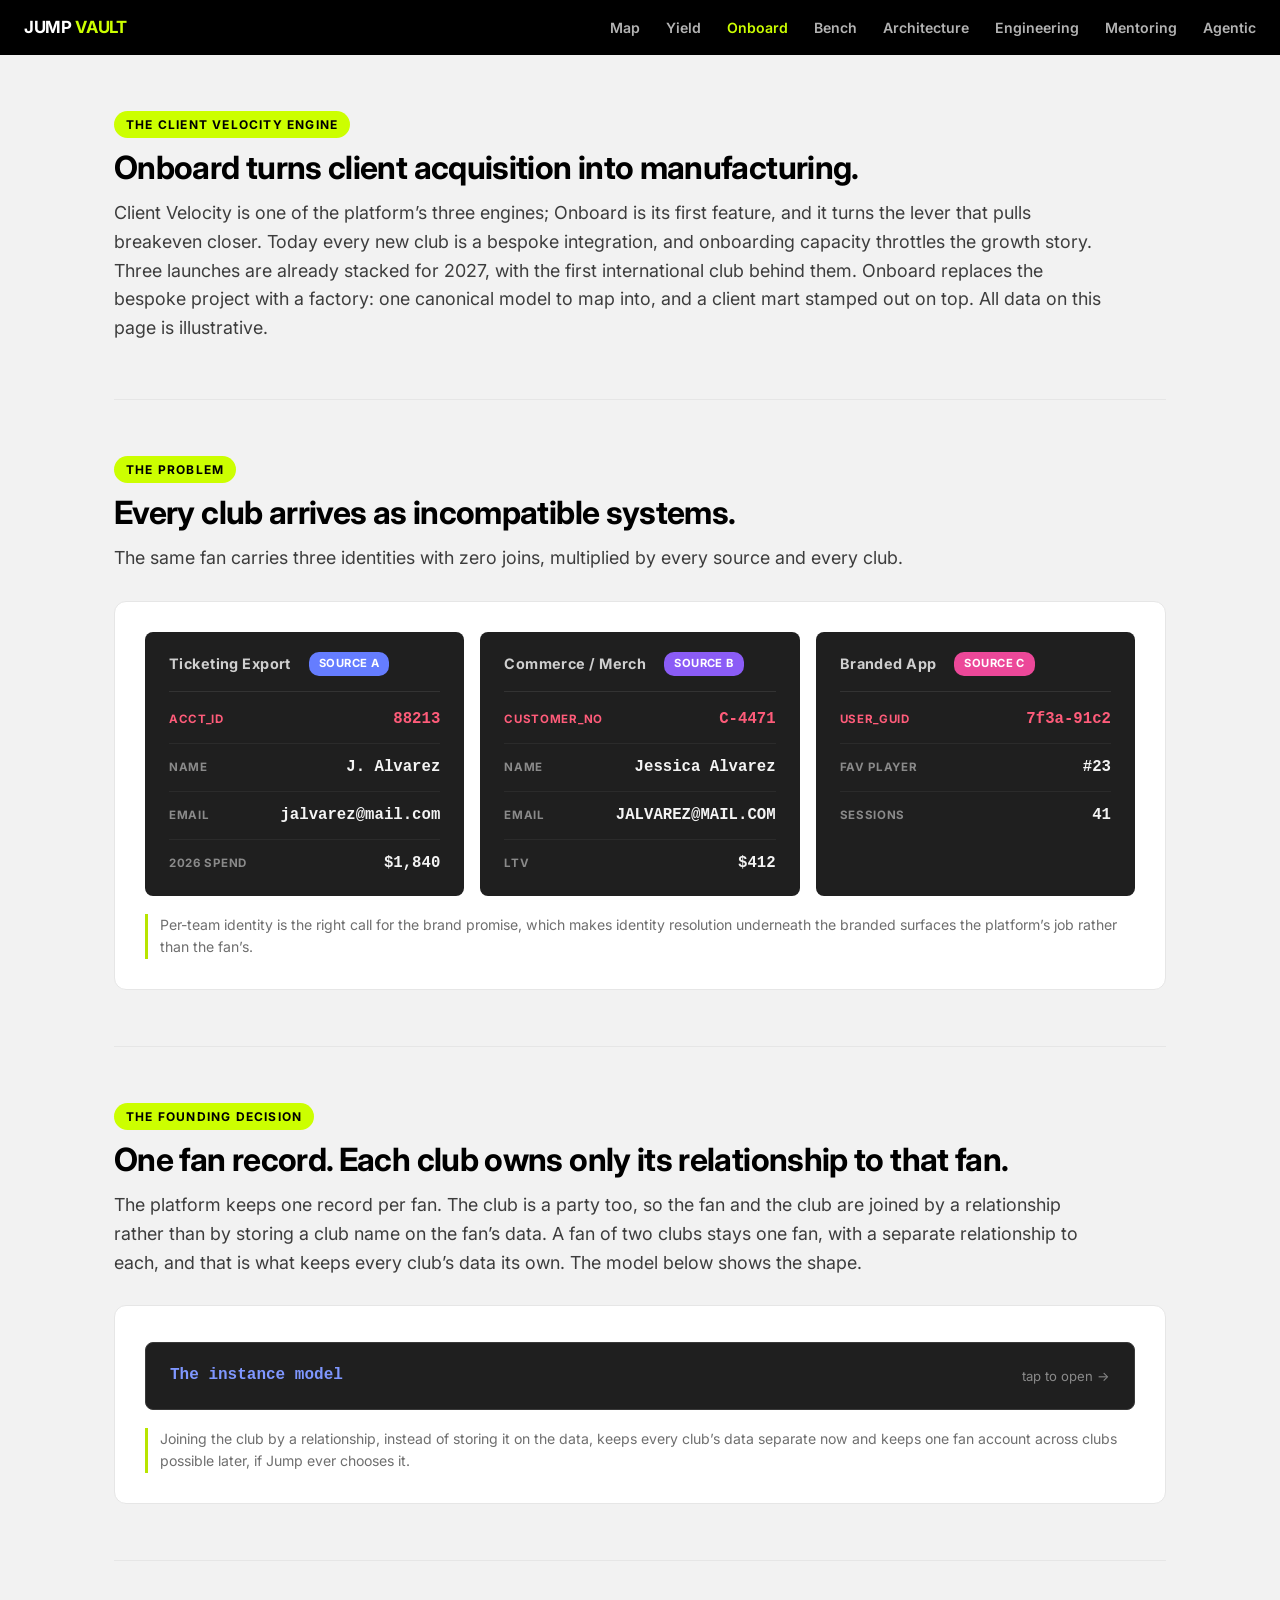
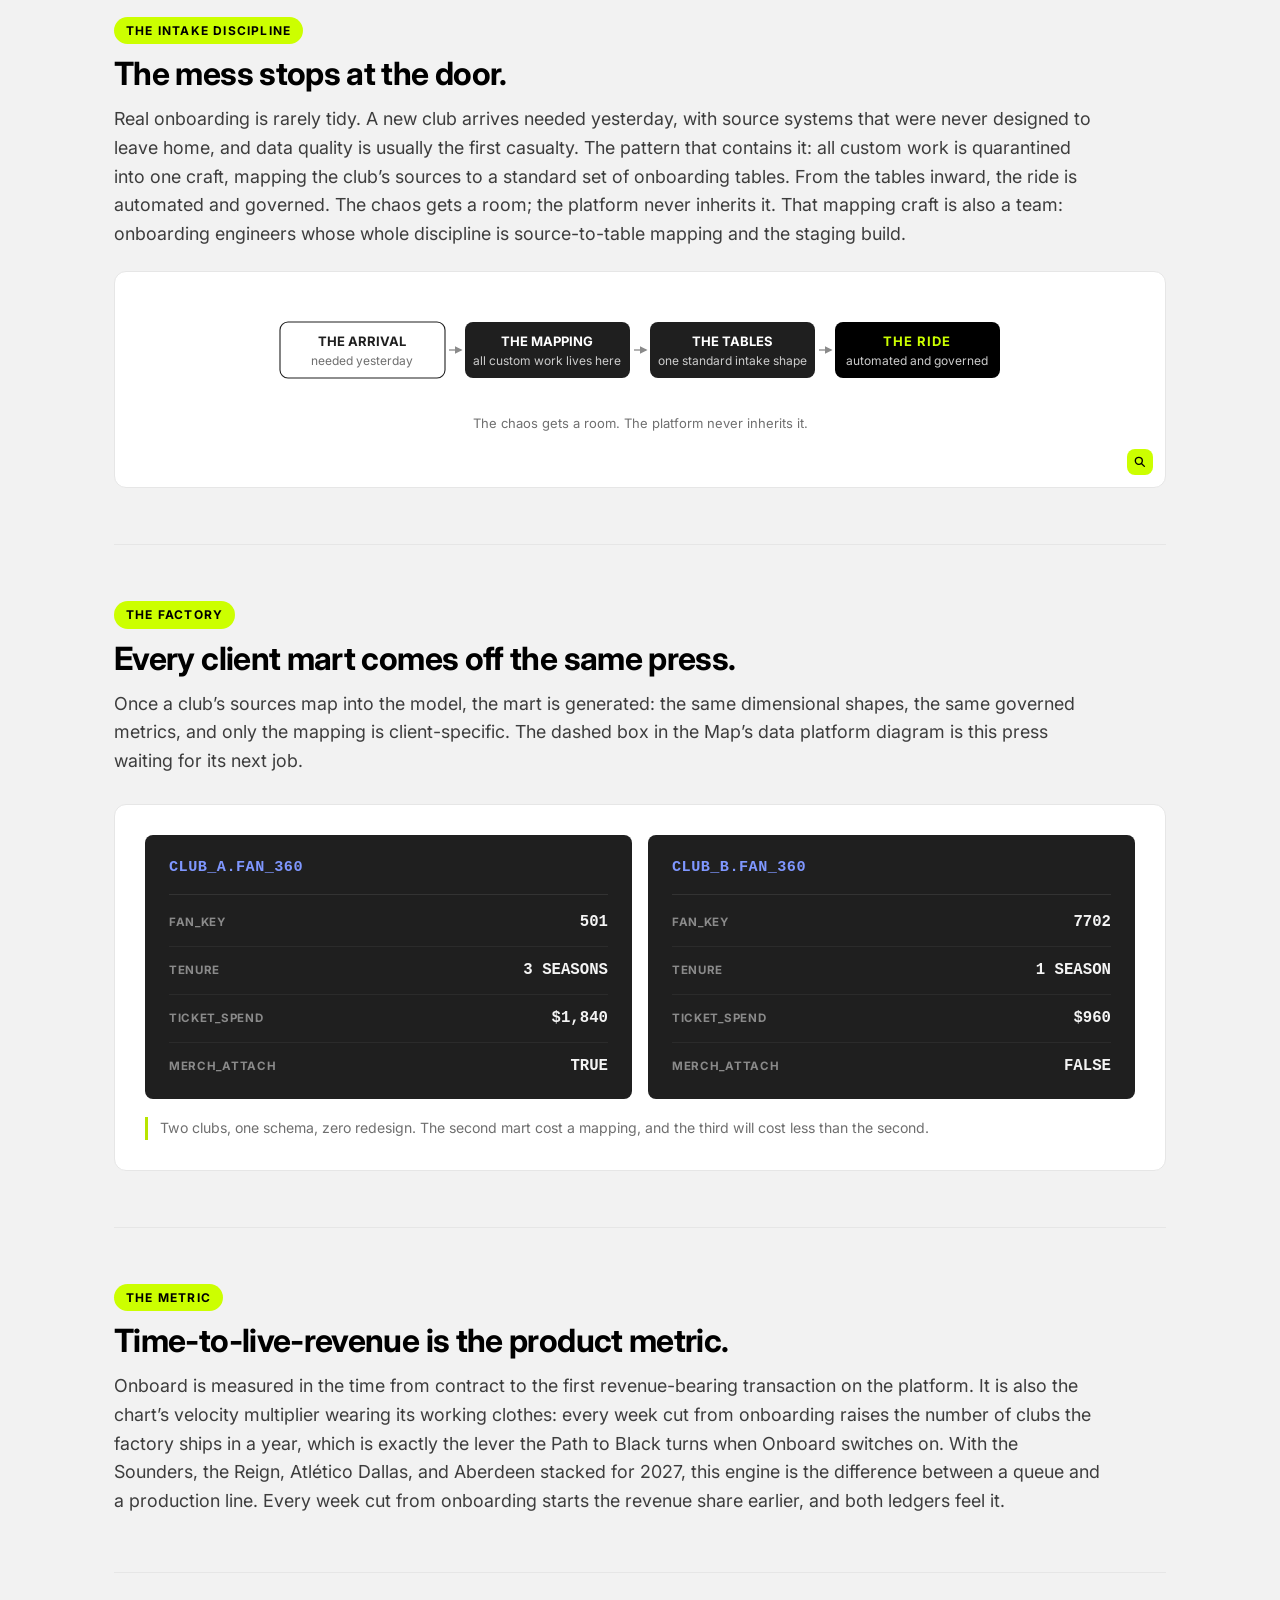
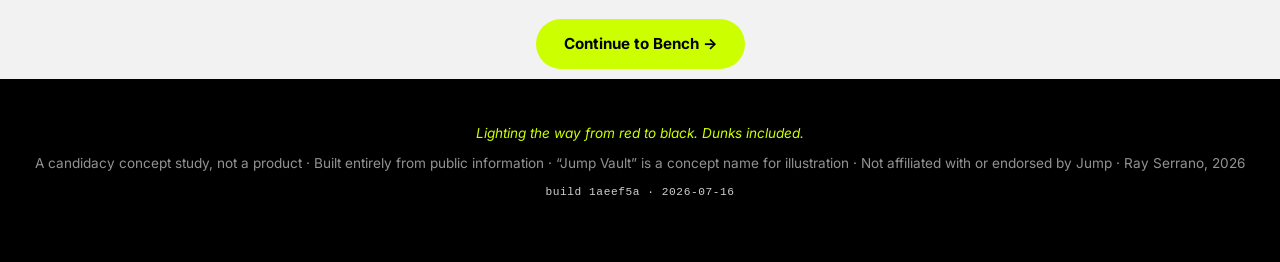
<file: onboard.html>
<!DOCTYPE html>
<html lang="en">
<head>
<meta charset="UTF-8">
<meta name="viewport" content="width=device-width, initial-scale=1.0">
<meta name="robots" content="noindex, nofollow">
<title>Jump Vault | Onboard</title>
<link rel="preconnect" href="https://fonts.googleapis.com">
<link href="https://fonts.googleapis.com/css2?family=Inter:wght@400;500;600;700&display=swap" rel="stylesheet">
<link rel="stylesheet" href="assets/vault.css?v=40">
</head>
<body>

<nav class="sitenav">
  <a href="index.html" class="nav-home">JUMP <span class="vault">VAULT</span></a>
  <div class="nav-links">
    <a href="map.html">Map</a>
    <a href="yield.html">Yield</a>
    <a href="onboard.html" class="current">Onboard</a>
    <a href="bench.html">Bench</a>
    <a href="architecture.html">Architecture</a>
    <a href="engineering.html">Engineering</a>
    <a href="mentoring.html">Mentoring</a>
    <a href="agentic.html">Agentic</a>
  </div>
</nav>

<div class="container page-body">

<section>
  <div class="kicker">The Client Velocity Engine</div>
  <h2>Onboard turns client acquisition into manufacturing.</h2>
  <p class="lede" style="margin-top:14px">Client Velocity is one of the platform&rsquo;s three engines; Onboard is its first feature, and it turns the lever that pulls breakeven closer. Today every new club is a bespoke integration, and onboarding capacity throttles the growth story. Three launches are already stacked for 2027, with the first international club behind them. Onboard replaces the bespoke project with a factory: one canonical model to map into, and a client mart stamped out on top. All data on this page is illustrative.</p>
</section>

<section>
  <div class="kicker">The Problem</div>
  <h2>Every club arrives as incompatible systems.</h2>
  <p class="lede" style="margin-top:14px">The same fan carries three identities with zero joins, multiplied by every source and every club.</p>
  <div class="panel">
    <div class="split-view">
      <div class="fan-record source">
        <div class="fr-head">Ticketing Export <span class="badge tix">SOURCE A</span></div>
        <div class="fr-row fr-mismatch"><span class="fr-field">ACCT_ID</span><span class="fr-val">88213</span></div>
        <div class="fr-row"><span class="fr-field">NAME</span><span class="fr-val">J. Alvarez</span></div>
        <div class="fr-row"><span class="fr-field">EMAIL</span><span class="fr-val">jalvarez@mail.com</span></div>
        <div class="fr-row"><span class="fr-field">2026 SPEND</span><span class="fr-val">$1,840</span></div>
      </div>
      <div class="fan-record source">
        <div class="fr-head">Commerce / Merch <span class="badge merch">SOURCE B</span></div>
        <div class="fr-row fr-mismatch"><span class="fr-field">CUSTOMER_NO</span><span class="fr-val">C-4471</span></div>
        <div class="fr-row"><span class="fr-field">NAME</span><span class="fr-val">Jessica Alvarez</span></div>
        <div class="fr-row"><span class="fr-field">EMAIL</span><span class="fr-val">JALVAREZ@MAIL.COM</span></div>
        <div class="fr-row"><span class="fr-field">LTV</span><span class="fr-val">$412</span></div>
      </div>
      <div class="fan-record source">
        <div class="fr-head">Branded App <span class="badge app">SOURCE C</span></div>
        <div class="fr-row fr-mismatch"><span class="fr-field">USER_GUID</span><span class="fr-val">7f3a-91c2</span></div>
        <div class="fr-row"><span class="fr-field">FAV PLAYER</span><span class="fr-val">#23</span></div>
        <div class="fr-row"><span class="fr-field">SESSIONS</span><span class="fr-val">41</span></div>
      </div>
    </div>
    <p class="caption">Per-team identity is the right call for the brand promise, which makes identity resolution underneath the branded surfaces the platform&rsquo;s job rather than the fan&rsquo;s.</p>
  </div>
</section>

<section>
  <div class="kicker">The Founding Decision</div>
  <h2>One fan record. Each club owns only its relationship to that fan.</h2>
  <p class="lede" style="margin-top:14px">The platform keeps one record per fan. The club is a party too, so the fan and the club are joined by a relationship rather than by storing a club name on the fan&rsquo;s data. A fan of two clubs stays one fan, with a separate relationship to each, and that is what keeps every club&rsquo;s data its own. The model below shows the shape.</p>
  <div class="panel">
    <div class="im-open" role="button" tabindex="0" aria-haspopup="dialog" aria-controls="imModal">
      <span class="im-open-title">The instance model</span>
      <span class="im-open-cue">tap to open &#8594;</span>
    </div>
    <p class="caption">Joining the club by a relationship, instead of storing it on the data, keeps every club&rsquo;s data separate now and keeps one fan account across clubs possible later, if Jump ever chooses it.</p>
  </div>
</section>

<section>
  <div class="kicker">The Intake Discipline</div>
  <h2>The mess stops at the door.</h2>
  <p class="lede" style="margin-top:14px">Real onboarding is rarely tidy. A new club arrives needed yesterday, with source systems that were never designed to leave home, and data quality is usually the first casualty. The pattern that contains it: all custom work is quarantined into one craft, mapping the club&rsquo;s sources to a standard set of onboarding tables. From the tables inward, the ride is automated and governed. The chaos gets a room; the platform never inherits it. That mapping craft is also a team: onboarding engineers whose whole discipline is source-to-table mapping and the staging build.</p>
<div class="diagram-wrap" data-zoom style="margin-top:22px">
  <svg viewBox="0 0 760 168" width="100%" style="max-width:760px" xmlns="http://www.w3.org/2000/svg" role="img" aria-label="The intake discipline, left to right: a club arrives needed yesterday with data quality optional; all custom work is quarantined in the mapping, the one craft; the onboarding tables hold the standard intake shape; and from there the ride into the platform is automated and governed. The chaos gets a room, and the platform never inherits it.">
    <defs><marker id="dint" viewBox="0 0 10 10" refX="8" refY="5" markerWidth="6" markerHeight="6" orient="auto-start-reverse"><path d="M 0 0 L 10 5 L 0 10 z" fill="#8a8a8a"/></marker></defs>
    <rect x="20" y="30" width="165" height="56" rx="8" fill="#ffffff" stroke="#1f1f1f" stroke-width="1.1"/>
    <text x="102" y="54" text-anchor="middle" font-family="Inter, Arial" font-size="13" font-weight="700" fill="#1f1f1f">THE ARRIVAL</text>
    <text x="102" y="73" text-anchor="middle" font-family="Inter, Arial" font-size="12" fill="#6f6f6f">needed yesterday</text>
    <line x1="189" y1="58" x2="201" y2="58" stroke="#8a8a8a" stroke-width="1.3" marker-end="url(#dint)"/>
    <rect x="205" y="30" width="165" height="56" rx="8" fill="#1f1f1f"/>
    <text x="287" y="54" text-anchor="middle" font-family="Inter, Arial" font-size="13" font-weight="700" fill="#ffffff">THE MAPPING</text>
    <text x="287" y="73" text-anchor="middle" font-family="Inter, Arial" font-size="12" fill="#cccccc">all custom work lives here</text>
    <line x1="374" y1="58" x2="386" y2="58" stroke="#8a8a8a" stroke-width="1.3" marker-end="url(#dint)"/>
    <rect x="390" y="30" width="165" height="56" rx="8" fill="#1f1f1f"/>
    <text x="472" y="54" text-anchor="middle" font-family="Inter, Arial" font-size="13" font-weight="700" fill="#ffffff">THE TABLES</text>
    <text x="472" y="73" text-anchor="middle" font-family="Inter, Arial" font-size="12" fill="#cccccc">one standard intake shape</text>
    <line x1="559" y1="58" x2="571" y2="58" stroke="#8a8a8a" stroke-width="1.3" marker-end="url(#dint)"/>
    <rect x="575" y="30" width="165" height="56" rx="8" fill="#000000"/>
    <text x="657" y="54" text-anchor="middle" font-family="Inter, Arial" font-size="13" font-weight="700" fill="#ccff00" letter-spacing="1">THE RIDE</text>
    <text x="657" y="73" text-anchor="middle" font-family="Inter, Arial" font-size="12" fill="#cccccc">automated and governed</text>
    <text x="380" y="136" text-anchor="middle" font-family="Inter, Arial" font-size="13" fill="#6f6f6f">The chaos gets a room. The platform never inherits it.</text>
  </svg>
</div>
</section>

<section>
  <div class="kicker">The Factory</div>
  <h2>Every client mart comes off the same press.</h2>
  <p class="lede" style="margin-top:14px">Once a club&rsquo;s sources map into the model, the mart is generated: the same dimensional shapes, the same governed metrics, and only the mapping is client-specific. The dashed box in the Map&rsquo;s data platform diagram is this press waiting for its next job.</p>
  <div class="panel">
    <div class="split-view">
      <div class="fan-record">
        <div class="fr-head">CLUB_A.FAN_360</div>
        <div class="fr-row"><span class="fr-field">FAN_KEY</span><span class="fr-val">501</span></div>
        <div class="fr-row"><span class="fr-field">TENURE</span><span class="fr-val">3 SEASONS</span></div>
        <div class="fr-row"><span class="fr-field">TICKET_SPEND</span><span class="fr-val">$1,840</span></div>
        <div class="fr-row"><span class="fr-field">MERCH_ATTACH</span><span class="fr-val">TRUE</span></div>
      </div>
      <div class="fan-record">
        <div class="fr-head">CLUB_B.FAN_360</div>
        <div class="fr-row"><span class="fr-field">FAN_KEY</span><span class="fr-val">7702</span></div>
        <div class="fr-row"><span class="fr-field">TENURE</span><span class="fr-val">1 SEASON</span></div>
        <div class="fr-row"><span class="fr-field">TICKET_SPEND</span><span class="fr-val">$960</span></div>
        <div class="fr-row"><span class="fr-field">MERCH_ATTACH</span><span class="fr-val">FALSE</span></div>
      </div>
    </div>
    <p class="caption">Two clubs, one schema, zero redesign. The second mart cost a mapping, and the third will cost less than the second.</p>
  </div>
</section>

<section>
  <div class="kicker">The Metric</div>
  <h2>Time-to-live-revenue is the product metric.</h2>
  <p class="lede" style="margin-top:14px">Onboard is measured in the time from contract to the first revenue-bearing transaction on the platform. It is also the chart&rsquo;s velocity multiplier wearing its working clothes: every week cut from onboarding raises the number of clubs the factory ships in a year, which is exactly the lever the Path to Black turns when Onboard switches on. With the Sounders, the Reign, Atl&eacute;tico Dallas, and Aberdeen stacked for 2027, this engine is the difference between a queue and a production line. Every week cut from onboarding starts the revenue share earlier, and both ledgers feel it.</p>
</section>

</div>

<div class="spine-next">
  <a href="bench.html">Continue to Bench &rarr;</a>
</div>

<footer>
  <div class="tagline">Lighting the way from red to black. Dunks included.</div>
  <div>A candidacy concept study, not a product &middot; Built entirely from public information &middot; &ldquo;Jump Vault&rdquo; is a concept name for illustration &middot; Not affiliated with or endorsed by Jump &middot; Ray Serrano, 2026</div>
  <div class="build-stamp">build 1aeef5a &middot; 2026-07-16</div>
</footer>

<div class="im-modal" id="imModal" role="dialog" aria-modal="true" aria-label="Instance model" hidden>
  <div class="im-modal-backdrop"></div>
  <button class="im-modal-close" type="button" aria-label="Close">&#215;</button>
  <div class="im-modal-hint">tap anywhere to close</div>
  <div class="im-modal-panel">
    <div class="im-modal-svgwrap"><svg viewBox="0 0 800 664" width="100%" xmlns="http://www.w3.org/2000/svg" role="img" aria-label="Instance model. Jessica Alvarez and NC Courage are both parties. Each plays a role in PARTY_ROLE, referencing ROLE. PARTY_RELATIONSHIP, highlighted as the tenancy, joins the two party roles with type FAN_OF and is where which club owns the fan lives. A ticket transaction joins the same two party roles through FAN_TRANSACTION_ROLE. Arrows point parent to child; every join lands on a named party role and the club is never a text value.">
  <defs>
    <marker id="im-arrow" markerWidth="8" markerHeight="8" refX="6.5" refY="3" orient="auto"><path d="M0,0 L6.5,3 L0,6 Z" fill="#8a8a8a"/></marker>
  </defs>

  <!-- ELBOW CONNECTIONS (parent -> child) -->
  <path d="M120,164 V245 H286" fill="none" stroke="#8a8a8a" stroke-width="1.3" marker-end="url(#im-arrow)"/>
  <path d="M660,164 V245 H584" fill="none" stroke="#8a8a8a" stroke-width="1.3" marker-end="url(#im-arrow)"/>
  <path d="M400,314 V356" fill="none" stroke="#8a8a8a" stroke-width="1.3" marker-end="url(#im-arrow)"/>
  <path d="M580,270 H640 V516" fill="none" stroke="#8a8a8a" stroke-width="1.3" marker-end="url(#im-arrow)"/>
  <path d="M290,577 H466" fill="none" stroke="#8a8a8a" stroke-width="1.3" marker-end="url(#im-arrow)"/>

  <!-- ROLE -->
  <g>
    <rect x="40" y="60" width="160" height="104" rx="8" fill="#1f1f1f" stroke="#3a3a3a"/>
    <text x="54" y="86" font-family="'Courier New',monospace" font-size="13" font-weight="700" fill="#7f97ff">ROLE</text>
    <line x1="48" y1="94" x2="192" y2="94" stroke="#333"/>
    <text x="54" y="112" font-family="Inter,Arial" font-size="11" fill="#8a8a8a">role</text>
    <text x="54" y="132" font-family="'Courier New',monospace" font-size="12.5" fill="#f4f4f4">FAN</text>
    <text x="54" y="151" font-family="'Courier New',monospace" font-size="12.5" fill="#f4f4f4">CLUB</text>
  </g>

  <!-- PARTY + sources note -->
  <text x="574" y="50" font-family="Inter,Arial" font-size="11" font-style="italic" fill="#9a9a9a">resolved from 3 sources</text>
  <path d="M620,54 V59" fill="none" stroke="#6f6f6f" stroke-width="1" stroke-dasharray="3 3" marker-end="url(#im-arrow)"/>
  <g>
    <rect x="560" y="60" width="200" height="104" rx="8" fill="#1f1f1f" stroke="#3a3a3a"/>
    <text x="574" y="86" font-family="'Courier New',monospace" font-size="13" font-weight="700" fill="#7f97ff">PARTY</text>
    <line x1="568" y1="94" x2="752" y2="94" stroke="#333"/>
    <text x="574" y="112" font-family="Inter,Arial" font-size="11" fill="#8a8a8a">party</text>
    <text x="574" y="132" font-family="'Courier New',monospace" font-size="12.5" fill="#f4f4f4">Jessica Alvarez</text>
    <text x="574" y="151" font-family="'Courier New',monospace" font-size="12.5" fill="#f4f4f4">NC Courage</text>
  </g>

  <!-- PARTY_ROLE -->
  <g>
    <rect x="290" y="210" width="294" height="104" rx="8" fill="#1f1f1f" stroke="#3a3a3a"/>
    <text x="304" y="236" font-family="'Courier New',monospace" font-size="13" font-weight="700" fill="#7f97ff">PARTY_ROLE</text>
    <line x1="298" y1="244" x2="576" y2="244" stroke="#333"/>
    <text x="304" y="262" font-family="Inter,Arial" font-size="11" fill="#8a8a8a">party_role</text>
    <text x="304" y="282" font-family="'Courier New',monospace" font-size="12.5" fill="#f4f4f4">Jessica Alvarez as FAN</text>
    <text x="304" y="301" font-family="'Courier New',monospace" font-size="12.5" fill="#f4f4f4">NC Courage as CLUB</text>
  </g>

  <!-- PARTY_RELATIONSHIP (tenancy, lime, center) -->
  <g>
    <rect x="253" y="356" width="294" height="126" rx="8" fill="#1f1f1f" stroke="#ccff00" stroke-width="1.7"/>
    <text x="267" y="382" font-family="'Courier New',monospace" font-size="13" font-weight="700" fill="#ccff00">PARTY_RELATIONSHIP</text>
    <text x="500" y="382" font-family="Inter,Arial" font-size="10" fill="#ccff00">tenancy</text>
    <line x1="261" y1="390" x2="539" y2="390" stroke="#444"/>
    <text x="267" y="410" font-family="Inter,Arial" font-size="11" fill="#8a8a8a">type: FAN_OF</text>
    <text x="267" y="434" font-family="'Courier New',monospace" font-size="12.5" fill="#f4f4f4">from: Jessica Alvarez as FAN</text>
    <text x="267" y="458" font-family="'Courier New',monospace" font-size="12.5" fill="#f4f4f4">to:&#160;&#160; NC Courage as CLUB</text>
  </g>

  <!-- FAN_TRANSACTION -->
  <g>
    <rect x="40" y="530" width="250" height="94" rx="8" fill="#1f1f1f" stroke="#3a3a3a"/>
    <text x="54" y="556" font-family="'Courier New',monospace" font-size="13" font-weight="700" fill="#7f97ff">FAN_TRANSACTION</text>
    <line x1="48" y1="564" x2="282" y2="564" stroke="#333"/>
    <text x="54" y="584" font-family="Inter,Arial" font-size="11" fill="#8a8a8a">txn &#183; type &#183; amount</text>
    <text x="54" y="606" font-family="'Courier New',monospace" font-size="12.5" fill="#f4f4f4">TKT-Mar14 &#183; TICKET &#183; $1,840</text>
  </g>

  <!-- FAN_TRANSACTION_ROLE -->
  <g>
    <rect x="470" y="516" width="294" height="126" rx="8" fill="#1f1f1f" stroke="#3a3a3a"/>
    <text x="484" y="542" font-family="'Courier New',monospace" font-size="13" font-weight="700" fill="#7f97ff">FAN_TRANSACTION_ROLE</text>
    <line x1="478" y1="550" x2="756" y2="550" stroke="#333"/>
    <text x="484" y="570" font-family="Inter,Arial" font-size="11" fill="#8a8a8a">txn joins party_roles</text>
    <text x="484" y="592" font-family="'Courier New',monospace" font-size="12" fill="#f4f4f4">TKT-Mar14 &#8594; Jessica Alvarez as FAN</text>
    <text x="484" y="614" font-family="'Courier New',monospace" font-size="12" fill="#f4f4f4">TKT-Mar14 &#8594; NC Courage as CLUB</text>
  </g>
</svg></div>
    <p class="im-modal-cap">PARTY_RELATIONSHIP (lime) is the tenancy: which club owns the fan. Arrows point parent to child; every join lands on a named party role, so the club is a party playing a role, never a text value.</p>
  </div>
</div>
<script src="assets/lightbox.js?v=1"></script>
<script src="assets/instance-model.js?v=2"></script>
</body>
</html>
</file>
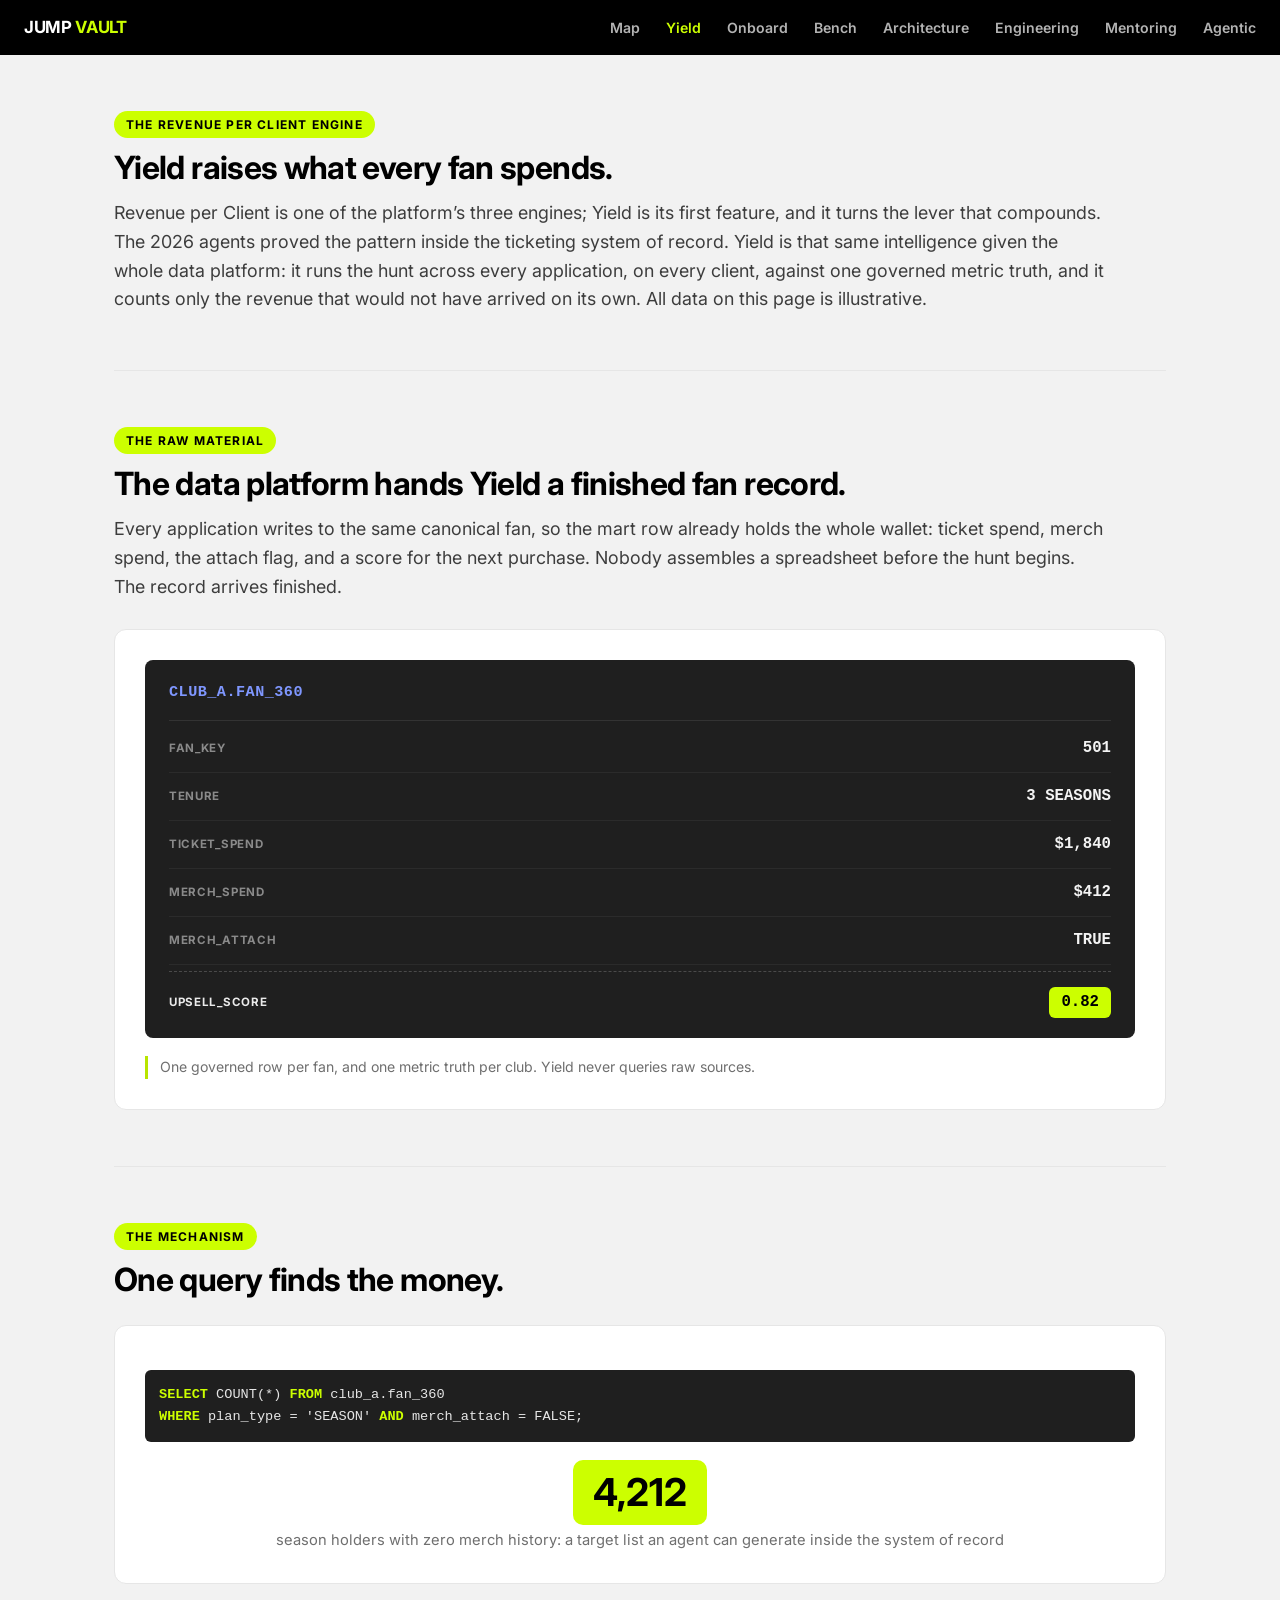
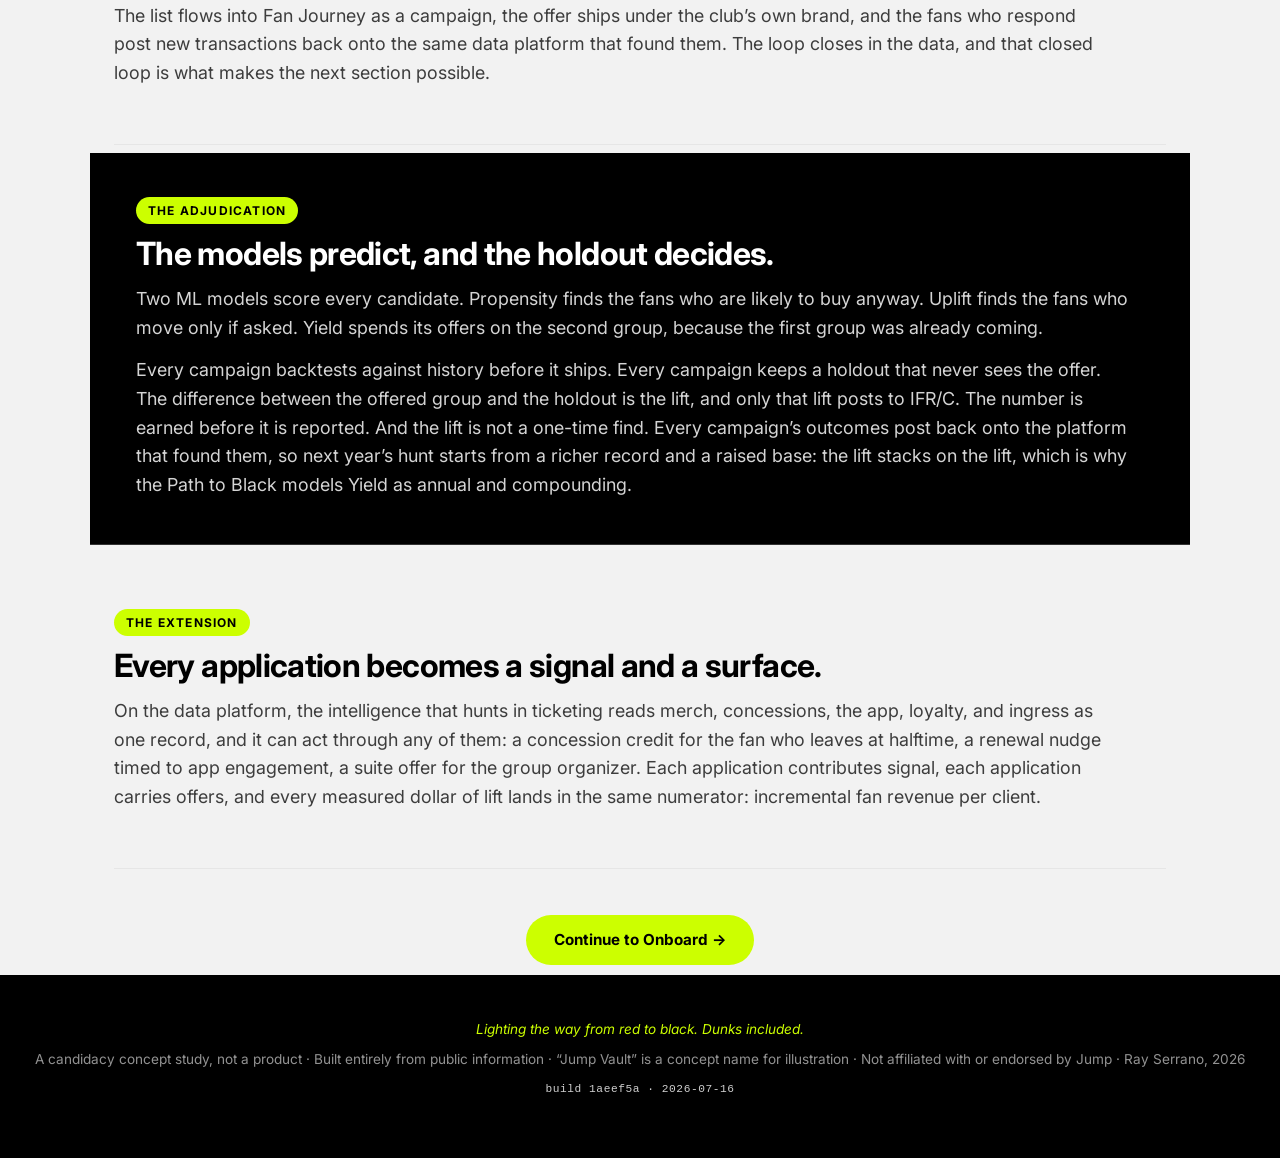
<file: yield.html>
<!DOCTYPE html>
<html lang="en">
<head>
<meta charset="UTF-8">
<meta name="viewport" content="width=device-width, initial-scale=1.0">
<meta name="robots" content="noindex, nofollow">
<title>Jump Vault | Yield</title>
<link rel="preconnect" href="https://fonts.googleapis.com">
<link href="https://fonts.googleapis.com/css2?family=Inter:wght@400;500;600;700&display=swap" rel="stylesheet">
<link rel="stylesheet" href="assets/vault.css?v=40">
</head>
<body>

<nav class="sitenav">
  <a href="index.html" class="nav-home">JUMP <span class="vault">VAULT</span></a>
  <div class="nav-links">
    <a href="map.html">Map</a>
    <a href="yield.html" class="current">Yield</a>
    <a href="onboard.html">Onboard</a>
    <a href="bench.html">Bench</a>
    <a href="architecture.html">Architecture</a>
    <a href="engineering.html">Engineering</a>
    <a href="mentoring.html">Mentoring</a>
    <a href="agentic.html">Agentic</a>
  </div>
</nav>

<div class="container page-body">

<section>
  <div class="kicker">The Revenue per Client Engine</div>
  <h2>Yield raises what every fan spends.</h2>
  <p class="lede" style="margin-top:14px">Revenue per Client is one of the platform&rsquo;s three engines; Yield is its first feature, and it turns the lever that compounds. The 2026 agents proved the pattern inside the ticketing system of record. Yield is that same intelligence given the whole data platform: it runs the hunt across every application, on every client, against one governed metric truth, and it counts only the revenue that would not have arrived on its own. All data on this page is illustrative.</p>
</section>

<section>
  <div class="kicker">The Raw Material</div>
  <h2>The data platform hands Yield a finished fan record.</h2>
  <p class="lede" style="margin-top:14px">Every application writes to the same canonical fan, so the mart row already holds the whole wallet: ticket spend, merch spend, the attach flag, and a score for the next purchase. Nobody assembles a spreadsheet before the hunt begins. The record arrives finished.</p>
  <div class="panel">
    <div class="fan-record">
      <div class="fr-head">CLUB_A.FAN_360</div>
      <div class="fr-row"><span class="fr-field">FAN_KEY</span><span class="fr-val">501</span></div>
      <div class="fr-row"><span class="fr-field">TENURE</span><span class="fr-val">3 SEASONS</span></div>
      <div class="fr-row"><span class="fr-field">TICKET_SPEND</span><span class="fr-val">$1,840</span></div>
      <div class="fr-row"><span class="fr-field">MERCH_SPEND</span><span class="fr-val">$412</span></div>
      <div class="fr-row"><span class="fr-field">MERCH_ATTACH</span><span class="fr-val">TRUE</span></div>
      <div class="fr-row fr-derived"><span class="fr-field">UPSELL_SCORE</span><span class="fr-val">0.82</span></div>
    </div>
    <p class="caption">One governed row per fan, and one metric truth per club. Yield never queries raw sources.</p>
  </div>
</section>

<section>
  <div class="kicker">The Mechanism</div>
  <h2>One query finds the money.</h2>
  <div class="panel">
    <div class="sql-box"><span class="sql-k">SELECT</span> COUNT(*) <span class="sql-k">FROM</span> club_a.fan_360<br><span class="sql-k">WHERE</span> plan_type = 'SEASON' <span class="sql-k">AND</span> merch_attach = FALSE;</div>
    <div class="insight-value">4,212</div>
    <p class="insight-sub">season holders with zero merch history: a target list an agent can generate inside the system of record</p>
  </div>
  <p class="lede" style="margin-top:18px">The list flows into Fan Journey as a campaign, the offer ships under the club&rsquo;s own brand, and the fans who respond post new transactions back onto the same data platform that found them. The loop closes in the data, and that closed loop is what makes the next section possible.</p>
</section>

<section class="dark">
  <div class="kicker">The Adjudication</div>
  <h2>The models predict, and the holdout decides.</h2>
  <p class="lede" style="margin-top:14px">Two ML models score every candidate. Propensity finds the fans who are likely to buy anyway. Uplift finds the fans who move only if asked. Yield spends its offers on the second group, because the first group was already coming.</p>
  <p class="lede" style="margin-top:14px">Every campaign backtests against history before it ships. Every campaign keeps a holdout that never sees the offer. The difference between the offered group and the holdout is the lift, and only that lift posts to IFR/C. The number is earned before it is reported. And the lift is not a one-time find. Every campaign&rsquo;s outcomes post back onto the platform that found them, so next year&rsquo;s hunt starts from a richer record and a raised base: the lift stacks on the lift, which is why the Path to Black models Yield as annual and compounding.</p>
</section>

<section>
  <div class="kicker">The Extension</div>
  <h2>Every application becomes a signal and a surface.</h2>
  <p class="lede" style="margin-top:14px">On the data platform, the intelligence that hunts in ticketing reads merch, concessions, the app, loyalty, and ingress as one record, and it can act through any of them: a concession credit for the fan who leaves at halftime, a renewal nudge timed to app engagement, a suite offer for the group organizer. Each application contributes signal, each application carries offers, and every measured dollar of lift lands in the same numerator: incremental fan revenue per client.</p>
</section>

</div>

<div class="spine-next">
  <a href="onboard.html">Continue to Onboard &rarr;</a>
</div>

<footer>
  <div class="tagline">Lighting the way from red to black. Dunks included.</div>
  <div>A candidacy concept study, not a product &middot; Built entirely from public information &middot; &ldquo;Jump Vault&rdquo; is a concept name for illustration &middot; Not affiliated with or endorsed by Jump &middot; Ray Serrano, 2026</div>
  <div class="build-stamp">build 1aeef5a &middot; 2026-07-16</div>
</footer>

</body>
</html>
</file>
<file: assets/vault.css>
/* Jump Vault shared stylesheet.
   Jump-echo theme: palette and type ratios measured from jump.com design tokens (July 2026).
   Echo, not clone: Inter carries the voice; no Jump logo or licensed typefaces. */

:root {
  --black: #000000;
  --black-light: #1f1f1f;
  --dark-grey: #3d3d3d;
  --muted: #929292;
  --caption-grey: #6f6f6f;
  --medium-grey: #e6e6e6;
  --background: #f2f2f2;
  --light-grey: #f8f8f8;
  --white: #ffffff;
  --green: #ccff00;
  --green-hover: #dbff4d;
  --green-pressed: #b8e500;
  --blue: #657dff;
  --blue-deep: #425df0;
  --red: #ab0033;
}

* { box-sizing: border-box; margin: 0; padding: 0; }
body { font-family: 'Inter', -apple-system, BlinkMacSystemFont, 'Segoe UI', Arial, sans-serif; background: var(--background); color: var(--dark-grey); line-height: 1.6; }
.container { max-width: 1100px; margin: 0 auto; padding: 0 24px; }

.masthead { text-align: center; padding: 72px 24px 48px; background: var(--black); }
.wordmark { font-size: 3.2rem; font-weight: 700; letter-spacing: -0.03em; line-height: 0.95; color: var(--white); }
.wordmark .vault { color: var(--green); }
.mast-sub { font-size: 1.25rem; color: #b3b3b3; margin-top: 10px; font-weight: 500; }
.masthead .tagline { font-size: 0.95rem; color: var(--green); margin-top: 18px; font-style: italic; }
.concept-note { font-size: 0.8rem; color: #7a7a7a; margin-top: 10px; }

section { padding: 56px 0; border-bottom: 1px solid var(--medium-grey); }
h2 { font-size: 2rem; font-weight: 700; letter-spacing: -0.02em; line-height: 1.1; color: var(--black); margin-bottom: 6px; }
.kicker { display: inline-block; background: var(--green); color: var(--black); font-size: 0.75rem; font-weight: 700; letter-spacing: 0.1em; text-transform: uppercase; padding: 4px 12px; border-radius: 999px; margin-bottom: 12px; }

.principle { font-size: 1.4rem; font-weight: 700; color: var(--black); letter-spacing: -0.02em; line-height: 1.2; margin: 0 0 6px; }
.principle + h2 { font-size: 1.15rem; font-weight: 600; color: var(--dark-grey); letter-spacing: 0; line-height: 1.35; margin-bottom: 6px; }
.dark .principle + h2 { color: #cfcfcf; }
.dark .principle { color: #ccff00; }
.lede { font-size: 1.12rem; color: var(--dark-grey); max-width: 62rem; }

.engines { display: grid; grid-template-columns: repeat(auto-fit, minmax(300px, 1fr)); gap: 20px; margin-top: 32px; }
.engine { background: var(--white); border: 1px solid var(--medium-grey); border-radius: 12px; padding: 26px; }
.engine h3 { font-size: 1.15rem; color: var(--black); margin-bottom: 4px; letter-spacing: -0.01em; }
.engine h3 span { background: var(--green); color: var(--black); padding: 0 8px; }
.engine .promise { font-size: 0.85rem; font-weight: 700; color: var(--blue-deep); margin-bottom: 12px; }
.engine p { font-size: 0.95rem; color: var(--dark-grey); }
.engine.bench { background: var(--light-grey); }
.engine ul { margin: 10px 0 0 18px; font-size: 0.92rem; color: var(--dark-grey); }

.panel { background: var(--white); border: 1px solid var(--medium-grey); border-radius: 12px; padding: 30px; margin-top: 28px; }
.panel-header { display: flex; align-items: center; gap: 14px; margin-bottom: 6px; }
.panel-number { background: var(--green); color: var(--black); min-width: 38px; height: 38px; border-radius: 50%; display: flex; align-items: center; justify-content: center; font-weight: 700; font-size: 1.1rem; }
.panel-title { font-size: 1.3rem; font-weight: 700; letter-spacing: -0.01em; color: var(--black); }
.panel-subtitle { color: var(--caption-grey); font-size: 0.92rem; margin: 0 0 20px 52px; }

.split-view { display: grid; grid-template-columns: repeat(auto-fit, minmax(280px, 1fr)); gap: 16px; }
.source-box { background: var(--light-grey); border-radius: 8px; padding: 18px; border: 1px solid var(--medium-grey); overflow-x: auto; }
.source-header { font-weight: 600; font-size: 0.98rem; margin-bottom: 10px; color: var(--black-light); }
.badge { padding: 3px 10px; border-radius: 10px; font-size: 0.7rem; font-weight: 700; margin-left: 8px; }
.badge.tix { background: var(--blue); color: var(--white); }
.badge.merch { background: #8b5cf6; color: var(--white); }
.badge.app { background: #ec4899; color: var(--white); }

table { width: 100%; font-size: 0.8rem; border-collapse: collapse; }
table th { background: #ececec; padding: 7px; text-align: left; font-weight: 600; color: var(--black-light); border: 1px solid #dcdcdc; }
table td { padding: 7px; border: 1px solid #e3e3e3; color: var(--dark-grey); font-family: 'Courier New', monospace; }
.hl { background: var(--green); color: var(--black); font-weight: 700; padding: 0 4px; }

.udm-grid { display: grid; grid-template-columns: repeat(2, 1fr); gap: 14px; }
.udm-table { background: var(--white); border: 1.5px solid var(--black-light); border-radius: 8px; padding: 14px; }
.udm-table-name { font-weight: 700; color: var(--black); margin-bottom: 8px; font-size: 0.9rem; letter-spacing: 0.03em; }
.mart-box { background: var(--white); border: 1.5px solid var(--blue); border-radius: 8px; padding: 20px; }

.sql-box { background: var(--black-light); border-radius: 6px; padding: 14px; margin-top: 14px; font-family: 'Courier New', monospace; font-size: 0.85rem; color: var(--medium-grey); overflow-x: auto; }
.sql-k { color: var(--green); font-weight: 700; }

.insight-value { display: block; width: fit-content; margin: 18px auto 4px; background: var(--green); color: var(--black); font-size: 2.4rem; font-weight: 700; text-align: center; padding: 2px 20px; border-radius: 10px; }
.insight-sub { text-align: center; color: var(--caption-grey); font-size: 0.92rem; }
.caption { color: var(--caption-grey); font-size: 0.88rem; margin-top: 18px; border-left: 3px solid var(--green-pressed); padding-left: 12px; }

.flywheel-wrap { text-align: center; margin-top: 28px; }

.controls { display: grid; grid-template-columns: repeat(auto-fit, minmax(220px, 1fr)); gap: 18px; margin: 26px 0; }
.control { background: var(--white); border: 1px solid var(--medium-grey); border-radius: 10px; padding: 16px; }
.control label { display: block; font-size: 0.82rem; font-weight: 600; color: var(--dark-grey); margin-bottom: 8px; }
.control .val { color: var(--blue-deep); font-weight: 700; }
input[type=range] { width: 100%; accent-color: var(--blue-deep); }

.chart-wrap { background: var(--white); border: 1px solid var(--medium-grey); border-radius: 12px; padding: 24px; }
.readouts { display: grid; grid-template-columns: repeat(auto-fit, minmax(220px, 1fr)); gap: 14px; margin-top: 22px; }
.readout { background: var(--white); border-radius: 10px; padding: 16px; text-align: center; border: 1px solid var(--medium-grey); }
.readout .path-name { font-size: 0.8rem; font-weight: 700; letter-spacing: 0.06em; text-transform: uppercase; margin-bottom: 6px; }
.readout .cross { font-size: 1.5rem; font-weight: 700; color: var(--black); }
.readout .gain { font-size: 0.82rem; color: var(--blue-deep); margin-top: 4px; min-height: 1.2em; }
.assumptions { font-size: 1.05rem; color: var(--dark-grey); margin-top: 22px; line-height: 1.7; }

.caveat { background: var(--white); border: 1.5px solid var(--black-light); border-radius: 12px; padding: 26px; margin-top: 10px; }
.caveat p { color: var(--dark-grey); font-size: 1.02rem; }

.northstar { background: var(--black-light); border-radius: 12px; padding: 26px; }
.northstar .big { font-size: 1.9rem; font-weight: 700; color: var(--green); letter-spacing: -0.01em; }

.about p { color: var(--dark-grey); font-size: 0.98rem; max-width: 62rem; }
.about .edu { color: var(--caption-grey); font-size: 0.9rem; margin-top: 14px; }

footer { text-align: center; padding: 44px 24px 60px; background: var(--black); color: var(--muted); font-size: 0.85rem; }
footer .tagline { margin-bottom: 8px; font-style: italic; color: var(--green); }

.source-box table { font-size: 0.78rem; }
.source-box td, .source-box th { padding: 5px 8px; word-break: normal; overflow-wrap: break-word; text-align: left; }
.source-box th { width: 40%; }

@media (max-width: 640px) { .wordmark { font-size: 2.2rem; } .udm-grid { grid-template-columns: 1fr; } }

/* Site navigation (added with the Phase 2 scaffold) */
.sitenav { background: var(--black); display: flex; justify-content: space-between; align-items: center; flex-wrap: wrap; gap: 8px; padding: 14px 24px; position: sticky; top: 0; z-index: 10; }
.nav-home { color: var(--white); font-weight: 700; letter-spacing: -0.02em; text-decoration: none; font-size: 1.05rem; }
.nav-home .vault { color: var(--green); }
.nav-links a { color: #b3b3b3; text-decoration: none; font-size: 0.88rem; font-weight: 600; margin-left: 22px; }
.nav-links a:hover { color: var(--white); }
.nav-links a.current { color: var(--green); }
.page-body { min-height: 55vh; }
@media (max-width: 640px) { .nav-links a { margin-left: 12px; font-size: 0.8rem; } }

/* On-ramps: three doors on the index, one spine walked by forward links */
.doors { display: grid; grid-template-columns: repeat(auto-fit, minmax(260px, 1fr)); gap: 16px; margin-top: 24px; }
.door { display: block; background: var(--black-light); border-radius: 12px; padding: 26px; color: var(--white); font-size: 1.15rem; font-weight: 700; letter-spacing: -0.01em; line-height: 1.4; text-decoration: none; }
.door span { color: var(--green); white-space: nowrap; }
.door:hover { background: var(--black); }
.part-divider { display: flex; align-items: center; gap: 20px; margin: 20px 0 8px; }
.part-divider::before, .part-divider::after { content: ""; flex: 1; height: 1px; background: #d4d4d4; }
.part-divider span { font-size: 0.95rem; font-weight: 700; letter-spacing: 0.12em; text-transform: uppercase; color: #1f1f1f; white-space: nowrap; }
.dark .part-divider::before, .dark .part-divider::after { background: #444; }
.dark .part-divider span { color: #f4f4f4; }

.spine-next { text-align: center; padding: 46px 24px 10px; }
.spine-next a { display: inline-block; background: var(--green); color: var(--black); font-weight: 700; font-size: 0.95rem; padding: 13px 28px; border-radius: 999px; text-decoration: none; }
.spine-next a:hover { background: var(--green-hover); }

/* Map page */
.modules { display: grid; grid-template-columns: repeat(3, 1fr); gap: 14px; margin-top: 24px; }
.module { background: var(--white); border: 1px solid var(--medium-grey); border-radius: 10px; padding: 18px; }
.module h4 { font-size: 0.92rem; font-weight: 700; letter-spacing: 0.02em; color: var(--black); margin-bottom: 6px; }
.module p { font-size: 0.88rem; color: var(--dark-grey); }
.module.agents { border: 1.5px solid var(--black-light); }
.agents-note { background: var(--white); border: 1px solid var(--medium-grey); border-left: 4px solid var(--green); border-radius: 10px; padding: 20px; margin-top: 18px; font-size: 0.95rem; color: var(--dark-grey); }
.diagram-wrap { text-align: center; margin-top: 26px; background: var(--white); border: 1px solid var(--medium-grey); border-radius: 12px; padding: 20px; }

/* Architecture page: the expression box and The Fort */
.expr-box { background: var(--black-light); border-radius: 8px; padding: 20px; margin: 20px auto; max-width: 34rem; text-align: center; font-family: 'Courier New', monospace; font-size: 1.05rem; color: var(--green); }
.temps th:first-child, .temps td:first-child { font-weight: 700; }

.tier-cards { display: flex; flex-direction: column; gap: 10px; margin: 8px 0; }
.tier-card { border: 1px solid #d4d4d4; border-radius: 10px; padding: 14px 16px; background: #fafafa; }
.tier-card.tier-arm { border-color: #79bc43; background: #f2f7f2; }
.tier-name { font-weight: 700; font-size: 0.95rem; color: #1f1f1f; letter-spacing: 0.04em; }
.tier-tag { font-weight: 600; font-size: 0.7rem; text-transform: uppercase; letter-spacing: 0.08em; color: #5a8f2f; background: #e4f0d8; padding: 2px 8px; border-radius: 999px; margin-left: 8px; }
.tier-what { font-size: 0.92rem; color: #6f6f6f; margin-top: 4px; }
.tier-job { font-size: 0.95rem; color: #1f1f1f; font-weight: 600; margin-top: 6px; }
.dark .tier-card { background: #1a1a1a; border-color: #333; }
.dark .tier-card.tier-arm { background: #14210e; border-color: #79bc43; }
.dark .tier-name, .dark .tier-job { color: #f4f4f4; }
.dark .tier-what { color: #a8a8a8; }
.fort { background: var(--black); border-radius: 12px; padding: 44px 30px; text-align: center; margin-top: 10px; }
.fort .dedication { color: var(--white); font-size: 1.25rem; font-weight: 600; line-height: 1.65; max-width: 42rem; margin: 0 auto; }
.fort .dedication span { color: var(--green); white-space: nowrap; }
.fort .lock { color: var(--muted); font-size: 0.9rem; margin-top: 18px; }

.deeper { display: inline-block; margin-top: 12px; font-weight: 700; font-size: 0.85rem; color: var(--blue-deep); text-decoration: none; }
.deeper:hover { text-decoration: underline; }

.mast-sub2 { font-size: 0.95rem; color: #7a7a7a; margin-top: 4px; font-weight: 500; letter-spacing: 0.02em; }

.story-arc { font-size: 0.85rem; font-weight: 700; letter-spacing: 0.14em; text-transform: uppercase; color: var(--muted); margin-bottom: 18px; }

.build-stamp { font-size: 0.7rem; color: #cfcfcf; margin-top: 10px; letter-spacing: 0.05em; font-family: 'Courier New', monospace; }

/* Dark phase (full-black beat, e.g. Compounding) */
section.dark { background: var(--black); border-bottom-color: #333; padding: 44px 46px; border-radius: 0; margin: 8px -24px; }
@media (max-width: 640px) { section.dark { padding: 44px 24px; } }
section.dark h2 { color: var(--white); }
section.dark .diagram-wrap { background: var(--black); border-color: #333; }
section.dark .caption { color: #cfcfcf; border-left-color: var(--green); }

/* Dark section - module cards variant (Map Applications: Jump's existing product) */
section.dark .module { background: #e8e8e8; border-color: #e8e8e8; }
section.dark .module h4 { color: #111111; }
section.dark .module p { color: #444444; }
section.dark .module.agents { border: 1.5px solid var(--green); }
section.dark .agents-note { background: #141414; border-color: #333; border-left-color: var(--green); color: #cfcfcf; }
section.dark .agents-note strong { color: var(--white); }


/* Responsive module grid: 3 cols desktop -> 2 -> 1 */
@media (max-width: 760px) { .modules { grid-template-columns: repeat(2, 1fr); } }
@media (max-width: 480px) { .modules { grid-template-columns: 1fr; } }


/* Diagram lightbox (tap-to-enlarge) */
.diagram-wrap.is-zoomable { cursor: zoom-in; }
.diagram-wrap.is-zoomable:focus-visible { outline: 2px solid var(--green); outline-offset: 3px; }
.lb-overlay { position: fixed; inset: 0; background: rgba(15,15,15,0.92); display: none; align-items: center; justify-content: center; z-index: 1000; padding: 24px; }
.lb-overlay.is-open { display: flex; }
.lb-stage { width: 100%; max-width: 1100px; max-height: 88vh; display: flex; align-items: center; justify-content: center; }
.lb-stage svg { width: 100%; height: auto; max-height: 88vh; background: #ffffff; border-radius: 10px; padding: 12px; box-sizing: border-box; }
.lb-close { position: absolute; top: 16px; right: 20px; background: none; border: none; color: #ffffff; font-size: 2.2rem; line-height: 1; cursor: pointer; padding: 4px 10px; }
.lb-hint { position: absolute; bottom: 18px; left: 0; right: 0; text-align: center; color: #cfcfcf; font-size: 0.8rem; letter-spacing: 0.05em; }
@media (max-width: 480px) { .lb-overlay { padding: 10px; } .lb-stage, .lb-stage svg { max-height: 82vh; } }


/* Breakeven chart: fill container height so lines get vertical room; taller on mobile */
.chart-wrap { position: relative; height: 340px; }
.chart-wrap canvas { width: 100% !important; height: 100% !important; }
@media (max-width: 760px) { .chart-wrap { height: 420px; padding: 16px; } }
@media (max-width: 480px) { .chart-wrap { height: 460px; padding: 12px; } }


/* Framing aside - crimson left border, sets a reading frame */
.framing { max-width: 46rem; margin: 16px auto 0; padding: 12px 18px; border-left: 3px solid #ab0033; background: #faf3f4; border-radius: 0 8px 8px 0; font-size: 0.95rem; color: #3d3d3d; }
.framing strong { color: #ab0033; }


/* The Layer Cake (interactive architecture diagram) */
.cake { max-width: 720px; margin: 26px auto 0; }
.cake-row { display: flex; gap: 12px; align-items: stretch; position: relative; }
.cake-n { position: absolute; left: -26px; top: 50%; transform: translateY(-50%); font-size: 0.8rem; color: #8a8a8a; font-weight: 700; }
.cake-layer { flex: 1; text-align: left; padding: 16px 20px; border-radius: 10px; border: 1px solid #333; background: #1a1a1a; cursor: pointer; transition: transform 0.12s ease, box-shadow 0.12s ease, border-color 0.12s ease; font-family: inherit; }
.cake-layer:hover { transform: translateY(-1px); border-color: #ccff00; }
.cake-layer b { display: block; font-size: 0.98rem; color: #f4f4f4; font-weight: 700; }
.cake-layer small { display: block; margin-top: 3px; font-size: 0.82rem; color: #a8a8a8; }
.cake-layer.half { flex: 1; }
.cake-layer.hero { background: #000000; border: 1.5px solid #ccff00; }
.cake-layer.hero b { color: #ccff00; }
.cake-layer.hero small { color: #e6e6e6; }
.cake-arrow { text-align: center; color: #666; font-size: 1rem; margin: 6px 0; }

.cake-hint { text-align: center; color: #8a8a8a; font-size: 0.85rem; margin: 16px auto 0; font-style: italic; }
.cake-pop-overlay { position: fixed; inset: 0; background: rgba(15,15,15,0.55); display: none; align-items: center; justify-content: center; z-index: 1000; padding: 24px; }
.cake-pop-overlay.is-open { display: flex; }
.cake-pop { background: #ffffff; border-radius: 14px; max-width: 460px; width: 100%; padding: 28px 30px; position: relative; box-shadow: 0 20px 60px rgba(0,0,0,0.3); }
.cake-pop h3 { font-size: 1.3rem; font-weight: 700; color: #1f1f1f; margin: 0; letter-spacing: -0.02em; }
.cake-pop .sub { font-size: 0.9rem; color: #6f6f6f; margin: 4px 0 16px; }
.cake-pop p { font-size: 0.95rem; color: #3d3d3d; line-height: 1.5; margin: 0 0 12px; }
.cake-pop .lead { font-weight: 700; color: #1f1f1f; }
.cake-pop ul { margin: 0 0 12px; padding-left: 18px; }
.cake-pop li { font-size: 0.92rem; color: #3d3d3d; margin-bottom: 6px; }
.cake-pop li b { color: #ab0033; }
.cake-pop .close { position: absolute; top: 14px; right: 16px; background: none; border: none; font-size: 1.6rem; line-height: 1; color: #8a8a8a; cursor: pointer; }


/* Three Views orienting strip */
.views-strip { display: grid; grid-template-columns: repeat(3, 1fr); gap: 14px; margin-top: 22px; }
.view-card { border: 1px solid #d4d4d4; border-radius: 10px; padding: 18px 20px; background: #ffffff; }
.view-card .vn { font-size: 0.72rem; font-weight: 700; letter-spacing: 0.08em; text-transform: uppercase; color: #8a8a8a; }
.view-card b { display: block; font-size: 1.05rem; color: #1f1f1f; font-weight: 700; margin: 4px 0 6px; letter-spacing: -0.01em; }
.view-card small { display: block; font-size: 0.85rem; color: #6f6f6f; line-height: 1.4; }
@media (max-width: 640px) { .views-strip { grid-template-columns: 1fr; } }


/* v24: Engineering code exhibits */
.code-exhibit { background: var(--black-light); border-radius: 8px; padding: 18px 20px; margin-top: 14px; overflow-x: auto; }
.code-exhibit .file { font-size: 0.7rem; font-weight: 700; letter-spacing: 0.08em; text-transform: uppercase; color: var(--green); margin-bottom: 12px; }
.code-exhibit pre { margin: 0; font-family: 'Courier New', monospace; font-size: 0.82rem; line-height: 1.5; color: var(--medium-grey); white-space: pre; }

/* v25: diagram popup hotspots */
.dg { cursor: pointer; }
.dg:hover { opacity: 0.82; }
.dg:focus { outline: 2px solid #ccff00; outline-offset: 2px; }

/* v26: reusable crimson emphasis - the site's established 'this is the charged thing' ink (cf. Summon your instinct). One apex sentence per page, max. */
.crimson-emph { color: #ab0033; font-weight: 700; }

/* v28: dark-panel body text + apex emphasis on black */
section.dark .lede { color: #d4d4d4; }
section.dark .crimson-emph { color: #ff5c7a; }


/* v31: exhibit key chips linking the chain diagram letters to the code exhibits */
.exhibit-key { display: inline-block; background: #ccff00; color: #1f1f1f; font-weight: 700; width: 1.4em; height: 1.4em; line-height: 1.4em; text-align: center; border-radius: 3px; margin-right: 8px; font-size: 0.8rem; }

/* v32: zoom affordance - lime chip with black magnifier on every lightboxed diagram */
.diagram-wrap[data-zoom] { position: relative; cursor: zoom-in; }
.diagram-wrap[data-zoom]::after { content: ""; position: absolute; right: 12px; bottom: 12px; width: 26px; height: 26px; border-radius: 8px; background-color: #ccff00; background-image: url("data:image/svg+xml,%3Csvg xmlns='http://www.w3.org/2000/svg' viewBox='0 0 24 24'%3E%3Ccircle cx='10' cy='10' r='6' fill='none' stroke='%23000000' stroke-width='2.4'/%3E%3Cline x1='14.5' y1='14.5' x2='19.5' y2='19.5' stroke='%23000000' stroke-width='2.4' stroke-linecap='round'/%3E%3C/svg%3E"); background-position: center; background-size: 14px 14px; background-repeat: no-repeat; pointer-events: none; }
.diagram-wrap[data-zoom]:hover::after { background-color: #dbff4d; }

/* v36: Yield fan-record - dark governed-record card, code-exhibit aesthetic */
.fan-record { background: #1f1f1f; border-radius: 8px; padding: 20px 24px; }
.fan-record .fr-head { font-family: 'Courier New', monospace; color: #7f97ff; font-weight: 700; font-size: 0.95rem; letter-spacing: 0.03em; padding-bottom: 15px; margin-bottom: 4px; border-bottom: 1px solid #333; }
.fan-record .fr-row { display: flex; align-items: baseline; justify-content: space-between; gap: 16px; padding: 11px 0; border-bottom: 1px solid #2b2b2b; }
.fan-record .fr-row:last-child { border-bottom: none; padding-bottom: 0; }
.fan-record .fr-field { font-size: 0.72rem; font-weight: 700; letter-spacing: 0.06em; color: #8a8a8a; }
.fan-record .fr-val { font-family: 'Courier New', monospace; font-size: 0.98rem; font-weight: 700; color: #f4f4f4; white-space: nowrap; }
.fan-record .fr-derived { margin-top: 6px; padding-top: 15px; border-top: 1px dashed #4a4a4a; border-bottom: none; }
.fan-record .fr-derived .fr-field { color: #eaeaea; }
.fan-record .fr-derived .fr-val { background: #ccff00; color: #000; padding: 3px 12px; border-radius: 6px; }

/* v37: fan-record source variant - Onboard messy source records, crimson mismatched key */
.fan-record.source .fr-head { font-family: 'Inter', Arial, sans-serif; color: #cfcfcf; font-size: 0.9rem; display: flex; align-items: center; gap: 10px; }
.fan-record .fr-mismatch .fr-field, .fan-record .fr-mismatch .fr-val { color: #ff5c7a; }

/* v38: instance-model open control + modal */
.im-open { display:flex; align-items:center; justify-content:space-between; gap:16px; background:#1f1f1f; border:1px solid #3a3a3a; border-radius:8px; padding:20px 24px; margin-top:6px; cursor:pointer; transition:border-color .15s; }
.im-open:hover, .im-open:focus-visible { border-color:#ccff00; outline:none; }
.im-open-title { font-family:'Courier New',monospace; color:#7f97ff; font-weight:700; font-size:1rem; }
.im-open-cue { font-family:Inter,Arial,sans-serif; color:#8a8a8a; font-size:0.82rem; white-space:nowrap; }
.im-modal[hidden] { display:none; }
.im-modal { position:fixed; inset:0; z-index:2000; display:flex; align-items:center; justify-content:center; padding:14px; }
.im-modal-backdrop { position:absolute; inset:0; background:rgba(0,0,0,0.85); }
.im-modal-panel { position:relative; z-index:1; background:#141414; border-radius:12px; padding:18px 16px; max-width:880px; width:100%; max-height:94vh; overflow:auto; }
.im-modal-close { position:absolute; top:6px; right:12px; background:none; border:none; color:#cfcfcf; font-size:1.7rem; line-height:1; cursor:pointer; padding:2px 8px; z-index:2; }
.im-modal-close:hover { color:#fff; }
.im-modal-svgwrap { overflow-x:auto; }
.im-modal-svgwrap svg { min-width:660px; }
.im-modal-cap { color:#8a8a8a; font-family:Inter,Arial,sans-serif; font-size:0.8rem; text-align:center; margin:12px 4px 4px; }

/* v39: instance-model modal - pin close + cue to viewport (they scrolled off with the wide SVG on mobile) */
.im-modal-close { position:fixed; top:10px; right:14px; z-index:3; }
.im-modal-hint { position:fixed; top:18px; left:0; right:0; text-align:center; color:#9a9a9a; font-family:Inter,Arial,sans-serif; font-size:0.75rem; z-index:3; pointer-events:none; }

/* v40: Bench per-metric benchmark card (your gap in crimson, target in lime) */
.bench-marks .bm-row { padding: 14px 2px; border-bottom: 1px solid #2b2b2b; }
.bench-marks .bm-row:last-child { border-bottom: none; padding-bottom: 0; }
.bench-marks .bm-metric { font-size: 0.72rem; font-weight: 700; letter-spacing: 0.06em; color: #8a8a8a; margin-bottom: 9px; }
.bench-marks .bm-vals { display: flex; flex-wrap: wrap; gap: 10px 26px; }
.bench-marks .bm-val { display: flex; flex-direction: column; gap: 2px; }
.bench-marks .bm-k { font-size: 0.64rem; color: #7a7a7a; letter-spacing: 0.05em; text-transform: uppercase; }
.bench-marks .bm-n { font-family: 'Courier New', monospace; font-size: 1.05rem; font-weight: 700; color: #f4f4f4; }
.bench-marks .bm-val.you .bm-n { color: #ff5c7a; }
.bench-marks .bm-val.top .bm-n { color: #ccff00; }
</file>
